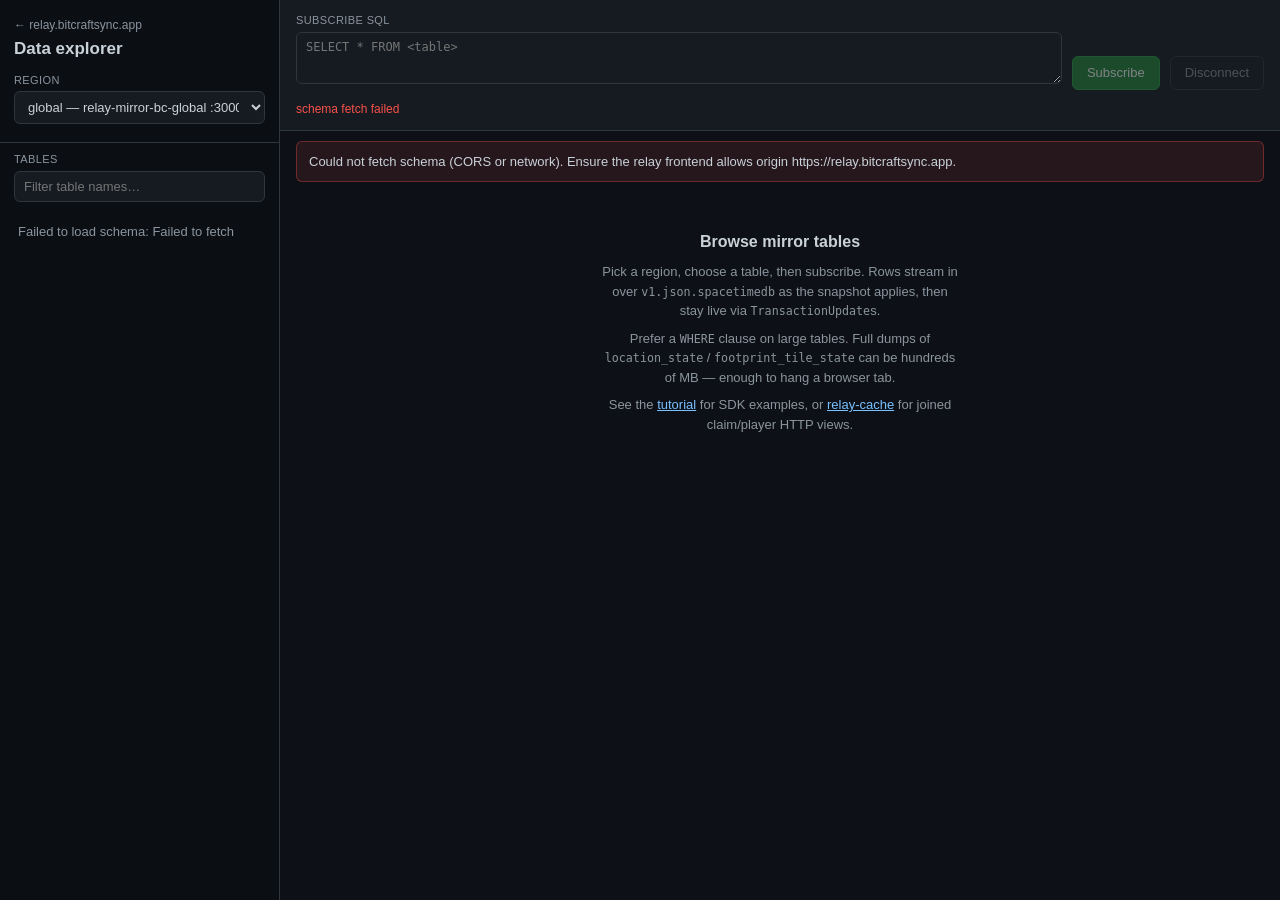
<file: www/explorer/index.html>
<!doctype html>
<html lang="en">
<head>
<meta charset="utf-8">
<meta name="viewport" content="width=device-width, initial-scale=1">
<title>Data explorer — relay.bitcraftsync.app</title>
<link rel="stylesheet" href="css/explorer.css">
</head>
<body>
<div class="app">
  <aside class="sidebar">
    <div class="sidebar-head">
      <a class="brand" href="/">&larr; relay.bitcraftsync.app</a>
      <h1>Data explorer</h1>
      <div class="field">
        <label for="region">Region</label>
        <select id="region" disabled>
          <option>Loading&hellip;</option>
        </select>
      </div>
    </div>
    <div class="table-search">
      <div class="field" style="margin:0">
        <label for="table-filter">Tables</label>
        <input id="table-filter" type="search" placeholder="Filter table names&hellip;" disabled>
      </div>
    </div>
    <div class="table-list" id="table-list">
      <div class="loading">Pick a region to load its schema.</div>
    </div>
  </aside>

  <main class="main">
    <div class="toolbar">
      <div class="toolbar-row">
        <div class="field sql">
          <label for="sql">Subscribe SQL</label>
          <textarea id="sql" rows="2" placeholder="SELECT * FROM &lt;table&gt;" disabled></textarea>
        </div>
        <button type="button" class="btn" id="btn-subscribe" disabled>Subscribe</button>
        <button type="button" class="btn danger" id="btn-disconnect" disabled>Disconnect</button>
      </div>
      <div class="status-bar" id="status">
        <span>Idle</span>
      </div>
    </div>

    <div class="banner warn" id="huge-warn"></div>
    <div class="banner err" id="error-banner"></div>

    <div class="meta" id="meta" style="display:none">
      <span id="meta-table"></span>
      <span class="cols" id="meta-cols"></span>
    </div>

    <div class="filters" id="filters" style="display:none">
      <input class="search" id="row-search" type="search" placeholder="Search rows&hellip;">
      <span class="hint" id="row-count"></span>
    </div>

    <div class="grid-wrap" id="grid-wrap">
      <div class="placeholder" id="placeholder">
        <h2>Browse mirror tables</h2>
        <p>
          Pick a region, choose a table, then subscribe. Rows stream in over
          <code>v1.json.spacetimedb</code> as the snapshot applies, then stay
          live via <code>TransactionUpdate</code>s.
        </p>
        <p>
          Prefer a <code>WHERE</code> clause on large tables. Full dumps of
          <code>location_state</code> / <code>footprint_tile_state</code> can
          be hundreds of MB — enough to hang a browser tab.
        </p>
        <p>
          See the <a href="/tutorial/">tutorial</a> for SDK examples, or
          <a href="/tutorial/relay-cache.html">relay-cache</a> for joined
          claim/player HTTP views.
        </p>
      </div>
      <div class="grid-inner" id="grid-inner" style="display:none">
        <table class="grid" id="grid">
          <thead id="grid-head"></thead>
          <tbody id="grid-body"></tbody>
        </table>
      </div>
    </div>
  </main>
</div>
<script src="js/explorer.js"></script>
</body>
</html>
</file>
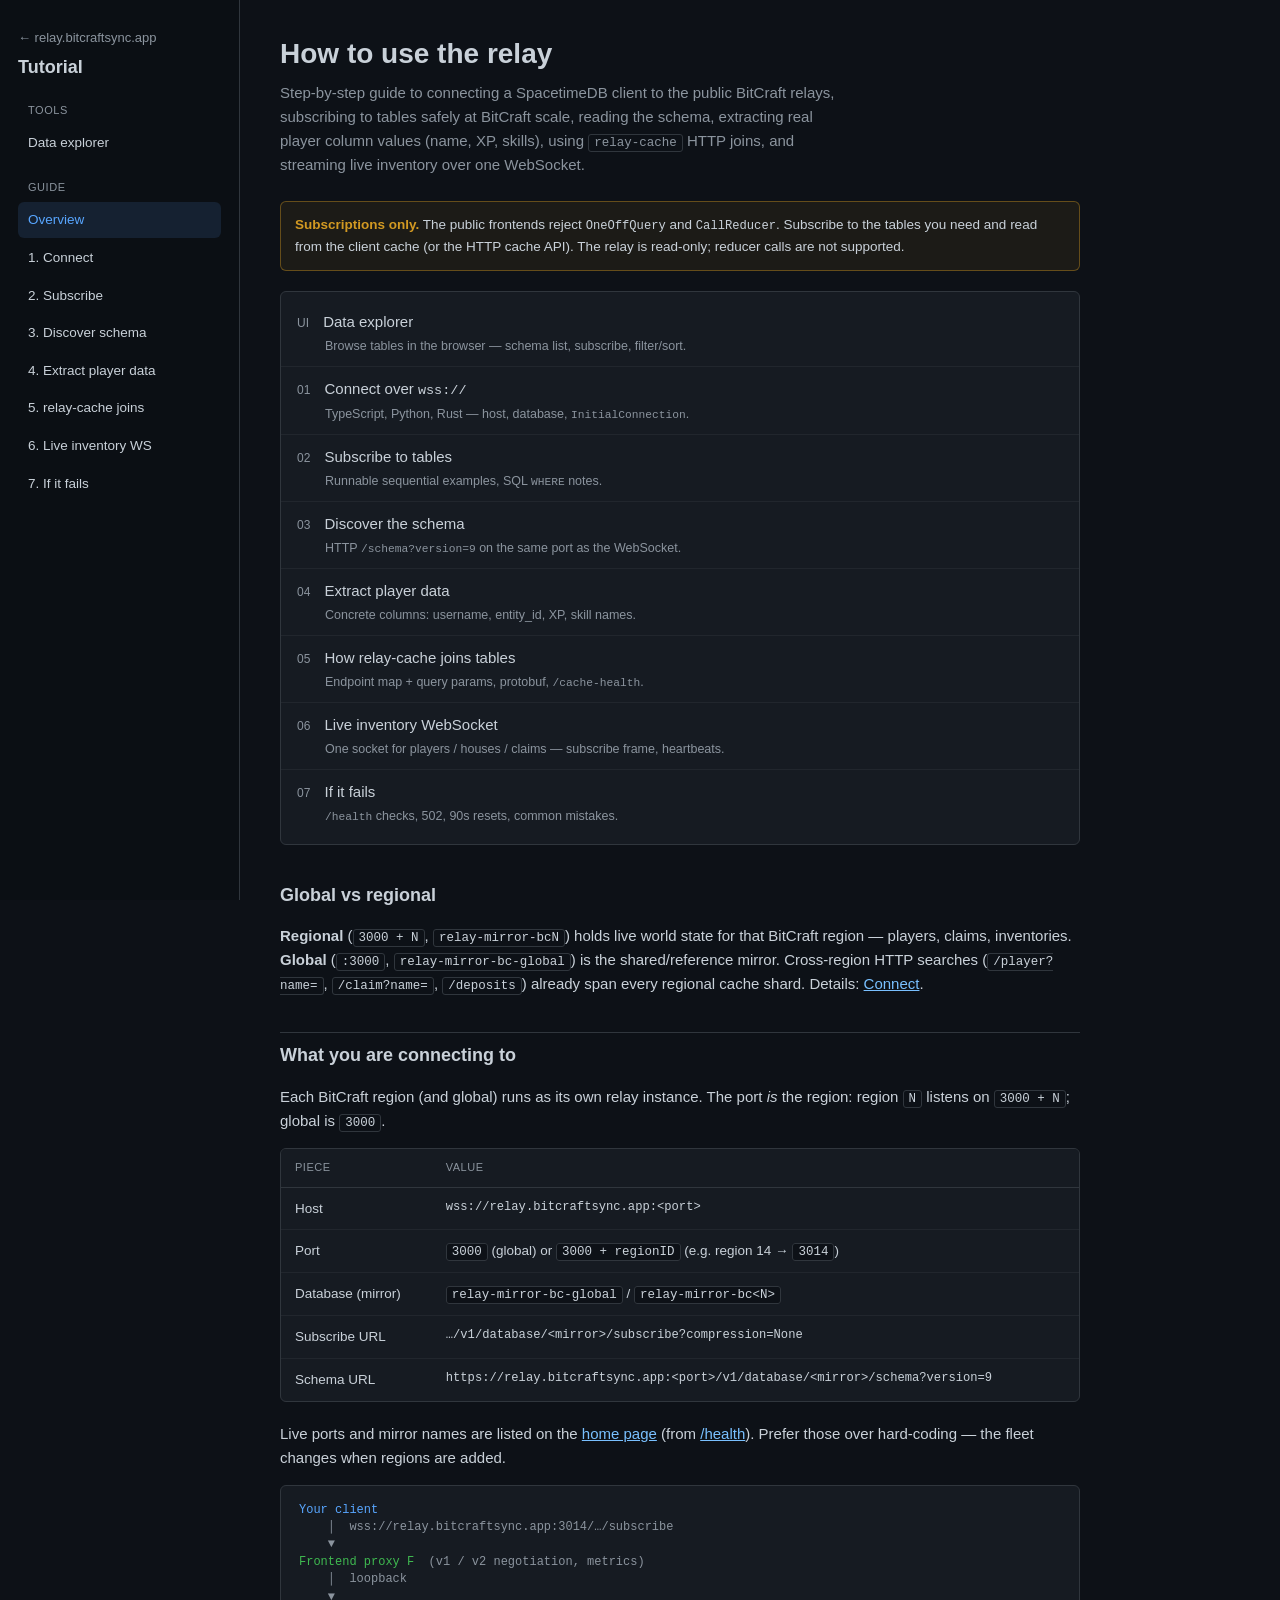
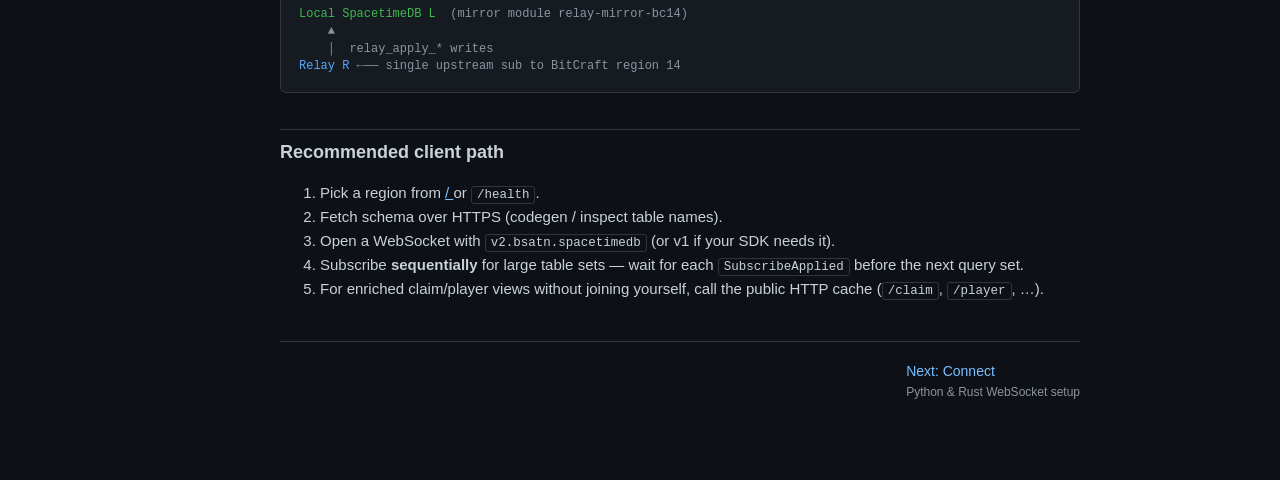
<file: www/tutorial/index.html>
<!doctype html>
<html lang="en">
<head>
<meta charset="utf-8">
<meta name="viewport" content="width=device-width, initial-scale=1">
<title>How to use the relay — tutorial</title>
<link rel="stylesheet" href="css/tutorial.css">
</head>
<body>
<div class="layout">
  <aside class="sidebar">
    <a class="brand" href="/">&larr; relay.bitcraftsync.app</a>
    <h1>Tutorial</h1>
    <div class="nav-group">Tools</div>
    <nav>
      <a href="/explorer/">Data explorer</a>
    </nav>
    <div class="nav-group">Guide</div>
        <nav>
      <a href="index.html" class="active">Overview</a>
      <a href="connect.html">1. Connect</a>
      <a href="subscribe.html">2. Subscribe</a>
      <a href="schema.html">3. Discover schema</a>
      <a href="players.html">4. Extract player data</a>
      <a href="relay-cache.html">5. relay-cache joins</a>
      <a href="inventory-ws.html">6. Live inventory WS</a>
      <a href="troubleshoot.html">7. If it fails</a>
    </nav>
  </aside>

  <main class="main">
    <h1>How to use the relay</h1>
    <p class="lede">
      Step-by-step guide to connecting a SpacetimeDB client to the public
      BitCraft relays, subscribing to tables safely at BitCraft scale,
      reading the schema, extracting real player column values (name, XP,
      skills), using <code>relay-cache</code> HTTP joins, and streaming live
      inventory over one WebSocket.
    </p>

    <div class="banner warn">
      <b>Subscriptions only.</b> The public frontends reject
      <code>OneOffQuery</code> and <code>CallReducer</code>. Subscribe to
      the tables you need and read from the client cache (or the HTTP
      cache API). The relay is read-only; reducer calls are not supported.
    </div>

    <div class="toc">
      <a href="/explorer/">
        <span class="num">UI</span> Data explorer
        <span class="desc">Browse tables in the browser — schema list, subscribe, filter/sort.</span>
      </a>
      <a href="connect.html">
        <span class="num">01</span> Connect over <code>wss://</code>
        <span class="desc">TypeScript, Python, Rust — host, database, <code>InitialConnection</code>.</span>
      </a>
      <a href="subscribe.html">
        <span class="num">02</span> Subscribe to tables
        <span class="desc">Runnable sequential examples, SQL <code>WHERE</code> notes.</span>
      </a>
      <a href="schema.html">
        <span class="num">03</span> Discover the schema
        <span class="desc">HTTP <code>/schema?version=9</code> on the same port as the WebSocket.</span>
      </a>
      <a href="players.html">
        <span class="num">04</span> Extract player data
        <span class="desc">Concrete columns: username, entity_id, XP, skill names.</span>
      </a>
      <a href="relay-cache.html">
        <span class="num">05</span> How relay-cache joins tables
        <span class="desc">Endpoint map + query params, protobuf, <code>/cache-health</code>.</span>
      </a>
      <a href="inventory-ws.html">
        <span class="num">06</span> Live inventory WebSocket
        <span class="desc">One socket for players / houses / claims — subscribe frame, heartbeats.</span>
      </a>
      <a href="troubleshoot.html">
        <span class="num">07</span> If it fails
        <span class="desc"><code>/health</code> checks, 502, 90s resets, common mistakes.</span>
      </a>
    </div>

    <h2>Global vs regional</h2>
    <p>
      <strong>Regional</strong> (<code>3000 + N</code>,
      <code>relay-mirror-bcN</code>) holds live world state for that BitCraft
      region — players, claims, inventories. <strong>Global</strong>
      (<code>:3000</code>, <code>relay-mirror-bc-global</code>) is the
      shared/reference mirror. Cross-region HTTP searches
      (<code>/player?name=</code>, <code>/claim?name=</code>,
      <code>/deposits</code>) already span every regional cache shard.
      Details: <a href="connect.html#global-vs-regional">Connect</a>.
    </p>

    <h2>What you are connecting to</h2>
    <p>
      Each BitCraft region (and global) runs as its own relay instance.
      The port <em>is</em> the region: region <code>N</code> listens on
      <code>3000 + N</code>; global is <code>3000</code>.
    </p>

    <div class="panel">
      <table>
        <thead>
          <tr>
            <th>Piece</th>
            <th>Value</th>
          </tr>
        </thead>
        <tbody>
          <tr>
            <td>Host</td>
            <td class="mono">wss://relay.bitcraftsync.app:&lt;port&gt;</td>
          </tr>
          <tr>
            <td>Port</td>
            <td><code>3000</code> (global) or <code>3000 + regionID</code> (e.g. region 14 → <code>3014</code>)</td>
          </tr>
          <tr>
            <td>Database (mirror)</td>
            <td><code>relay-mirror-bc-global</code> / <code>relay-mirror-bc&lt;N&gt;</code></td>
          </tr>
          <tr>
            <td>Subscribe URL</td>
            <td class="mono">…/v1/database/&lt;mirror&gt;/subscribe?compression=None</td>
          </tr>
          <tr>
            <td>Schema URL</td>
            <td class="mono">https://relay.bitcraftsync.app:&lt;port&gt;/v1/database/&lt;mirror&gt;/schema?version=9</td>
          </tr>
        </tbody>
      </table>
    </div>

    <p>
      Live ports and mirror names are listed on the
      <a href="/">home page</a> (from <a href="/health">/health</a>).
      Prefer those over hard-coding &mdash; the fleet changes when regions
      are added.
    </p>

    <div class="diagram"><span class="hi">Your client</span>
    │  wss://relay.bitcraftsync.app:3014/…/subscribe
    ▼
<span class="ok">Frontend proxy F</span>  (v1 / v2 negotiation, metrics)
    │  loopback
    ▼
<span class="ok">Local SpacetimeDB L</span>  (mirror module relay-mirror-bc14)
    ▲
    │  relay_apply_* writes
<span class="hi">Relay R</span> ←── single upstream sub to BitCraft region 14</div>

    <h2>Recommended client path</h2>
    <ol>
      <li>Pick a region from <a href="/">/ </a> or <code>/health</code>.</li>
      <li>Fetch schema over HTTPS (codegen / inspect table names).</li>
      <li>Open a WebSocket with <code>v2.bsatn.spacetimedb</code> (or v1 if your SDK needs it).</li>
      <li>Subscribe <strong>sequentially</strong> for large table sets &mdash; wait for each
          <code>SubscribeApplied</code> before the next query set.</li>
      <li>For enriched claim/player views without joining yourself, call the
          public HTTP cache (<code>/claim</code>, <code>/player</code>, …).</li>
    </ol>

    <div class="next">
      <span></span>
      <a href="connect.html">Next: Connect <span class="muted">Python &amp; Rust WebSocket setup</span></a>
    </div>
  </main>
</div>
<script src="js/tutorial.js"></script>
</body>
</html>
</file>
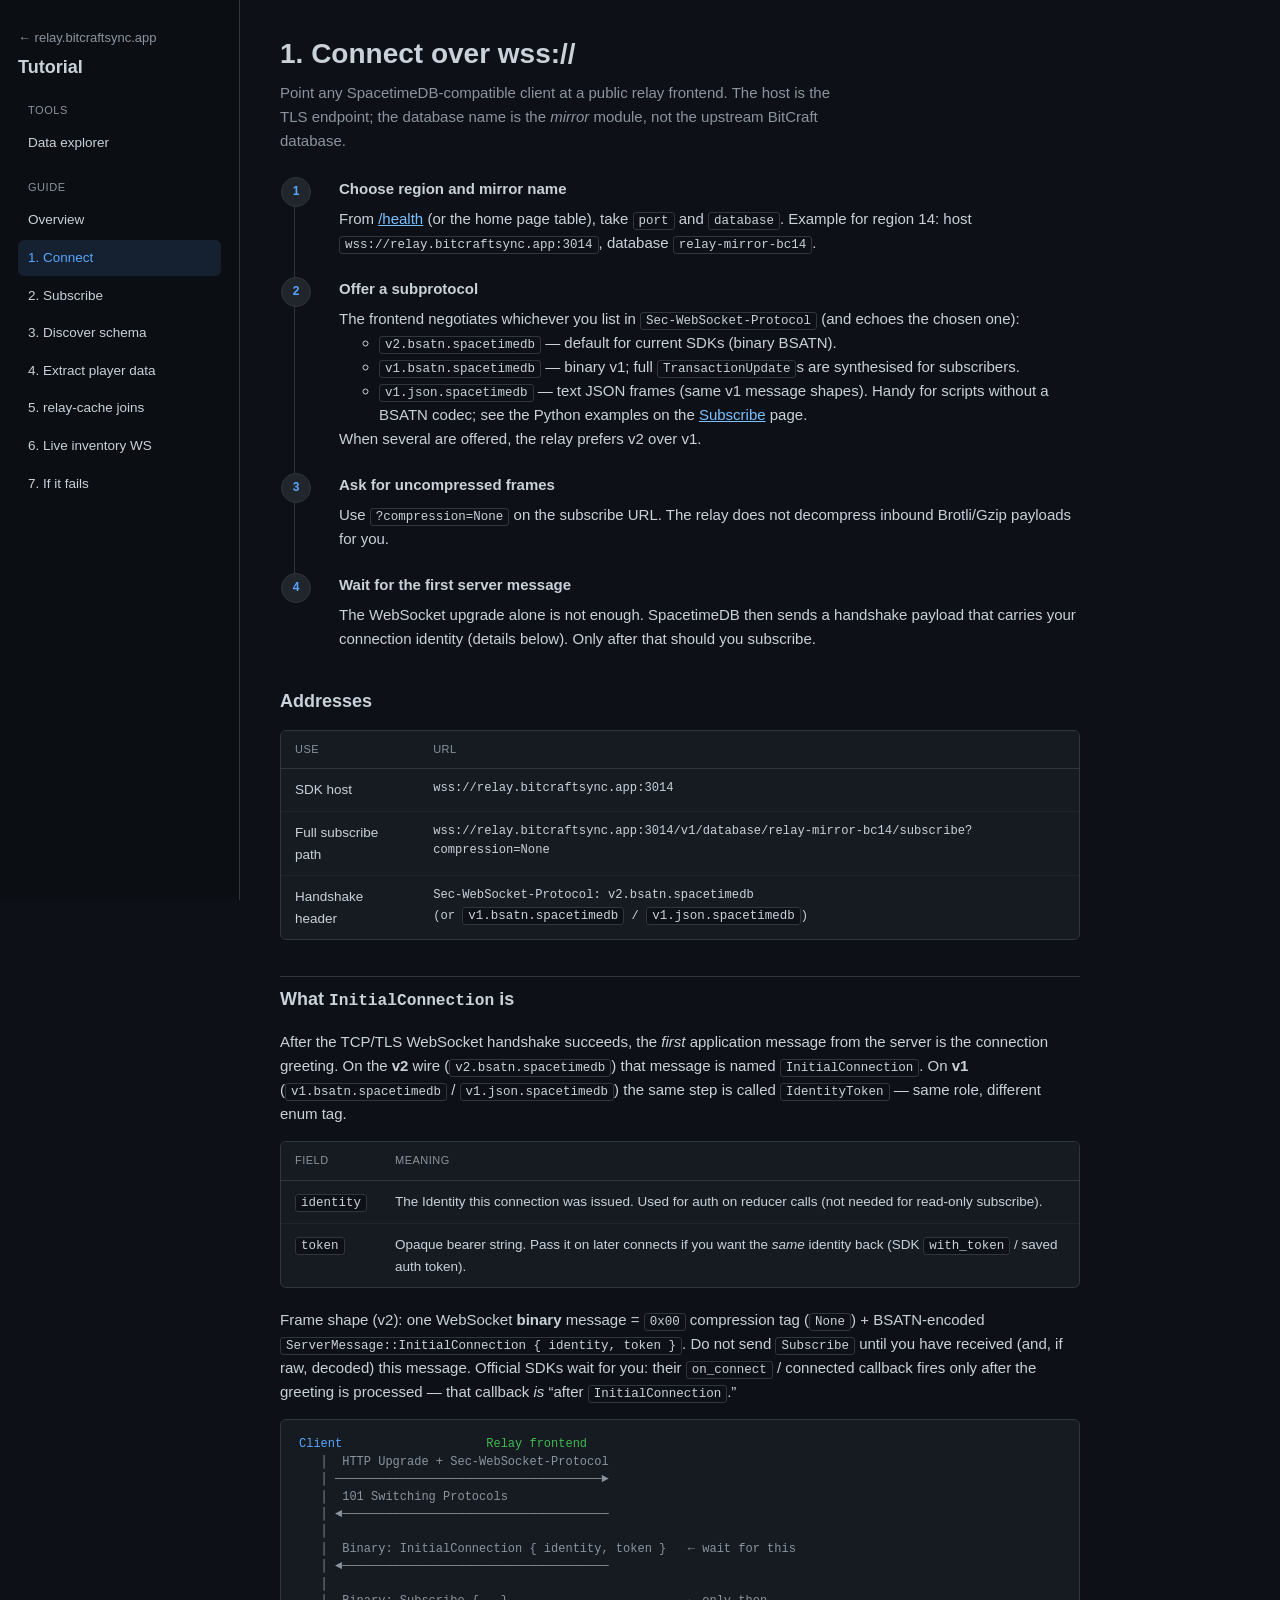
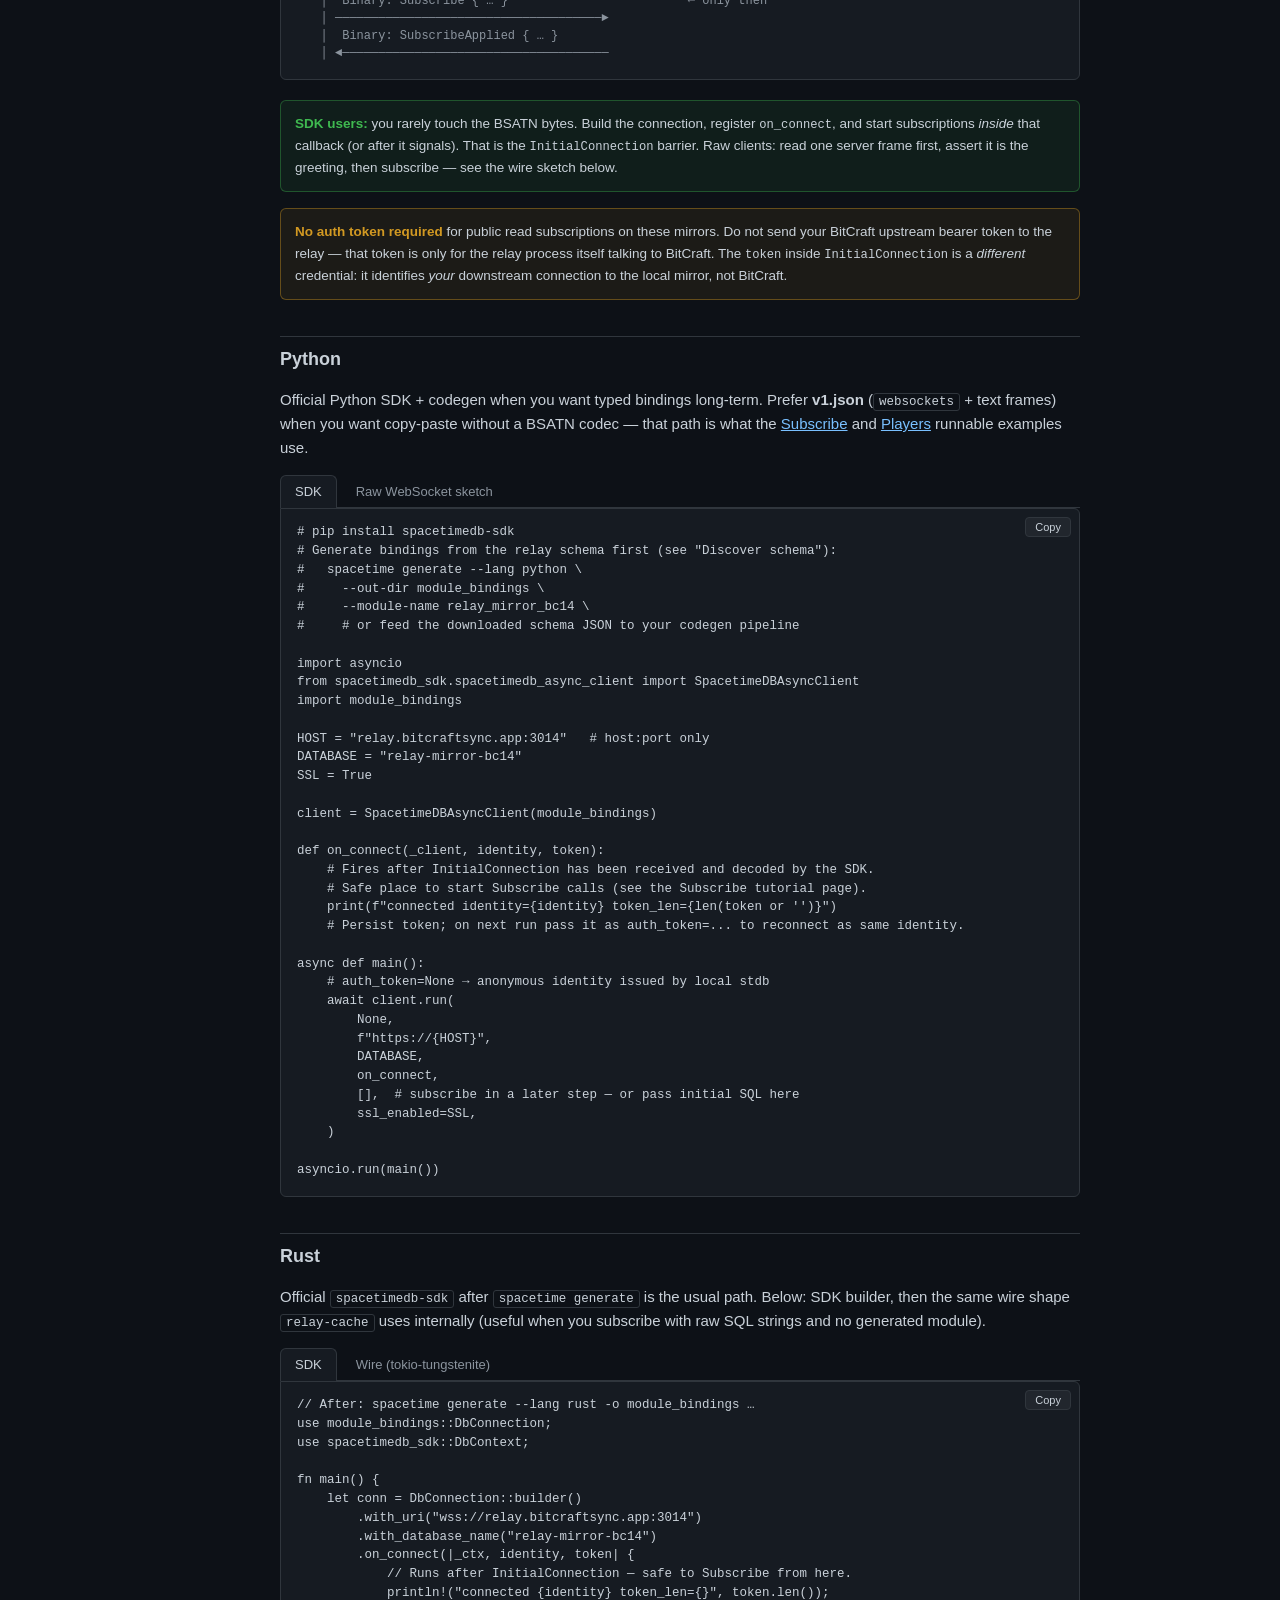
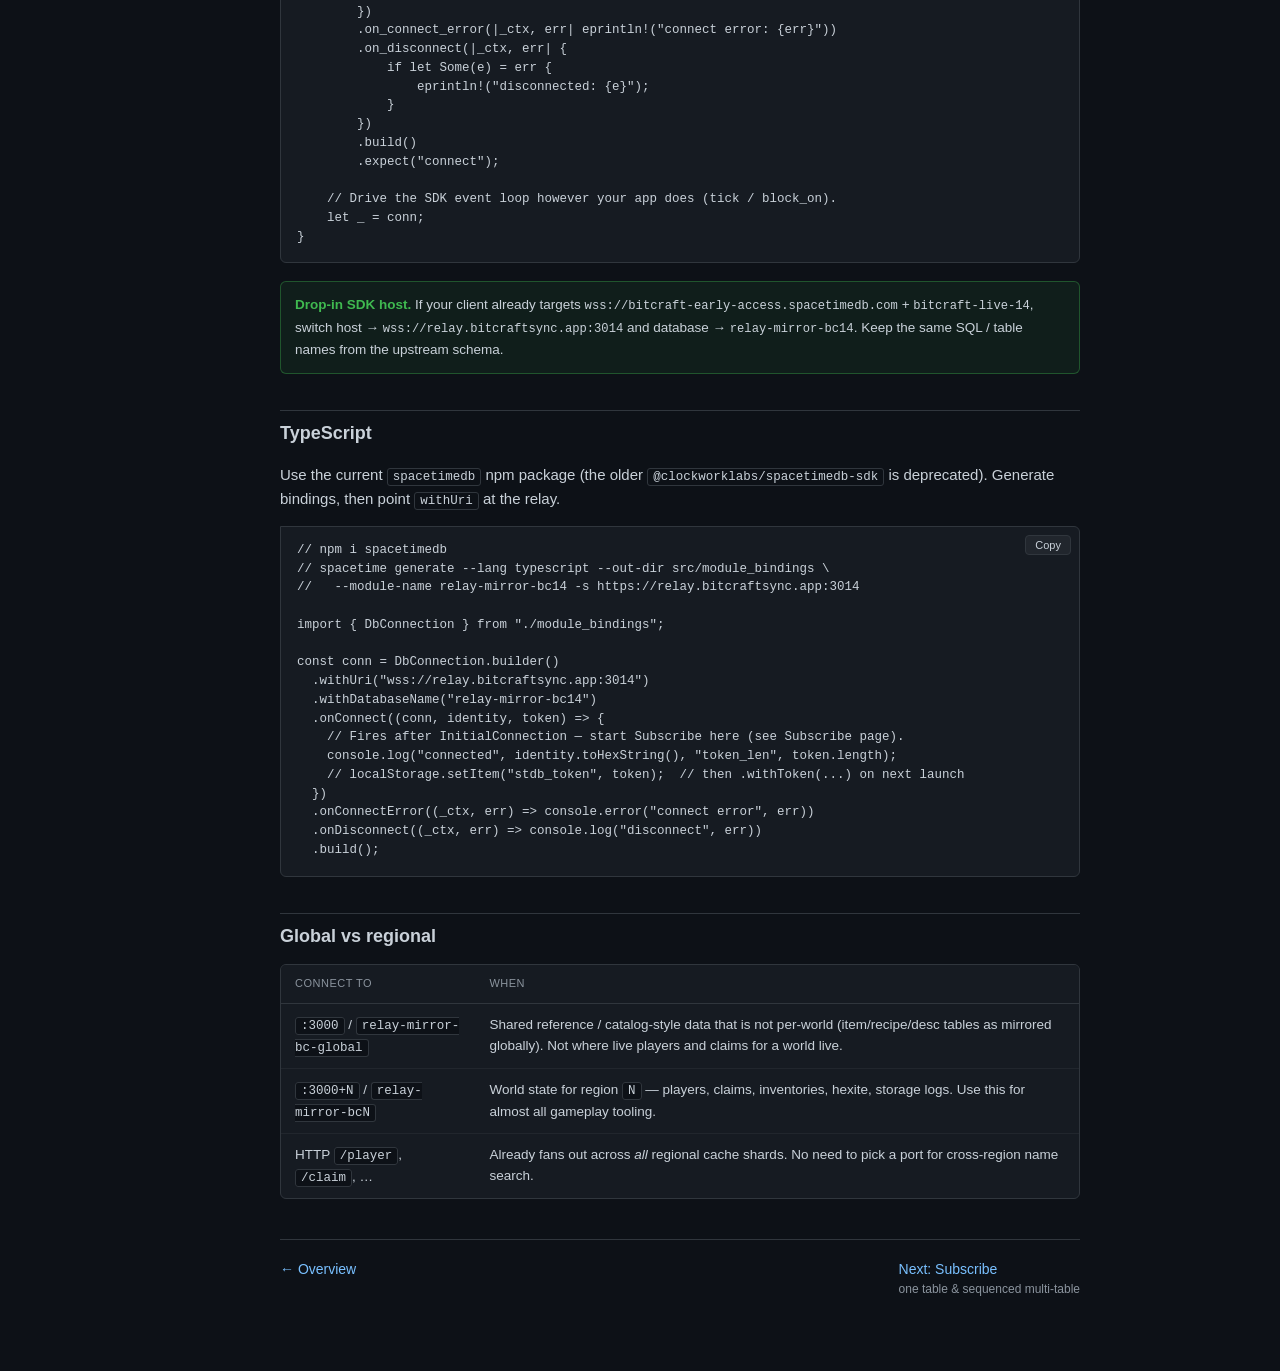
<file: www/tutorial/connect.html>
<!doctype html>
<html lang="en">
<head>
<meta charset="utf-8">
<meta name="viewport" content="width=device-width, initial-scale=1">
<title>Connect — relay tutorial</title>
<link rel="stylesheet" href="css/tutorial.css">
</head>
<body>
<div class="layout">
  <aside class="sidebar">
    <a class="brand" href="/">&larr; relay.bitcraftsync.app</a>
    <h1>Tutorial</h1>
    <div class="nav-group">Tools</div>
    <nav>
      <a href="/explorer/">Data explorer</a>
    </nav>
    <div class="nav-group">Guide</div>
        <nav>
      <a href="index.html">Overview</a>
      <a href="connect.html">1. Connect</a>
      <a href="subscribe.html">2. Subscribe</a>
      <a href="schema.html">3. Discover schema</a>
      <a href="players.html">4. Extract player data</a>
      <a href="relay-cache.html">5. relay-cache joins</a>
      <a href="inventory-ws.html">6. Live inventory WS</a>
      <a href="troubleshoot.html">7. If it fails</a>
    </nav>
  </aside>

  <main class="main">
    <h1>1. Connect over wss://</h1>
    <p class="lede">
      Point any SpacetimeDB-compatible client at a public relay frontend.
      The host is the TLS endpoint; the database name is the
      <em>mirror</em> module, not the upstream BitCraft database.
    </p>

    <ol class="steps">
      <li>
        <strong>Choose region and mirror name</strong>
        From <a href="/health">/health</a> (or the home page table), take
        <code>port</code> and <code>database</code>. Example for region 14:
        host <code>wss://relay.bitcraftsync.app:3014</code>, database
        <code>relay-mirror-bc14</code>.
      </li>
      <li>
        <strong>Offer a subprotocol</strong>
        The frontend negotiates whichever you list in
        <code>Sec-WebSocket-Protocol</code> (and echoes the chosen one):
        <ul>
          <li><code>v2.bsatn.spacetimedb</code> — default for current SDKs (binary BSATN).</li>
          <li><code>v1.bsatn.spacetimedb</code> — binary v1; full
            <code>TransactionUpdate</code>s are synthesised for subscribers.</li>
          <li><code>v1.json.spacetimedb</code> — text JSON frames (same v1
            message shapes). Handy for scripts without a BSATN codec; see the
            Python examples on the <a href="subscribe.html">Subscribe</a> page.</li>
        </ul>
        When several are offered, the relay prefers v2 over v1.
      </li>
      <li>
        <strong>Ask for uncompressed frames</strong>
        Use <code>?compression=None</code> on the subscribe URL. The relay
        does not decompress inbound Brotli/Gzip payloads for you.
      </li>
      <li>
        <strong>Wait for the first server message</strong>
        The WebSocket upgrade alone is not enough. SpacetimeDB then
        sends a handshake payload that carries your connection identity
        (details below). Only after that should you subscribe.
      </li>
    </ol>

    <h2>Addresses</h2>
    <div class="panel">
      <table>
        <thead>
          <tr><th>Use</th><th>URL</th></tr>
        </thead>
        <tbody>
          <tr>
            <td>SDK host</td>
            <td class="mono">wss://relay.bitcraftsync.app:3014</td>
          </tr>
          <tr>
            <td>Full subscribe path</td>
            <td class="mono">wss://relay.bitcraftsync.app:3014/v1/database/relay-mirror-bc14/subscribe?compression=None</td>
          </tr>
          <tr>
            <td>Handshake header</td>
            <td class="mono">Sec-WebSocket-Protocol: v2.bsatn.spacetimedb<br>
              (or <code>v1.bsatn.spacetimedb</code> / <code>v1.json.spacetimedb</code>)</td>
          </tr>
        </tbody>
      </table>
    </div>

    <h2 id="initial-connection">What <code>InitialConnection</code> is</h2>
    <p>
      After the TCP/TLS WebSocket handshake succeeds, the <em>first</em>
      application message from the server is the connection greeting.
      On the <strong>v2</strong> wire (<code>v2.bsatn.spacetimedb</code>) that
      message is named <code>InitialConnection</code>. On <strong>v1</strong>
      (<code>v1.bsatn.spacetimedb</code> / <code>v1.json.spacetimedb</code>) the
      same step is called <code>IdentityToken</code> — same role, different
      enum tag.
    </p>
    <div class="panel">
      <table>
        <thead>
          <tr><th>Field</th><th>Meaning</th></tr>
        </thead>
        <tbody>
          <tr>
            <td><code>identity</code></td>
            <td>The Identity this connection was issued. Used for auth on
              reducer calls (not needed for read-only subscribe).</td>
          </tr>
          <tr>
            <td><code>token</code></td>
            <td>Opaque bearer string. Pass it on later connects if you want
              the <em>same</em> identity back (SDK <code>with_token</code> /
              saved auth token).</td>
          </tr>
        </tbody>
      </table>
    </div>
    <p>
      Frame shape (v2): one WebSocket <strong>binary</strong> message =
      <code>0x00</code> compression tag (<code>None</code>) + BSATN-encoded
      <code>ServerMessage::InitialConnection { identity, token }</code>.
      Do not send <code>Subscribe</code> until you have received (and, if
      raw, decoded) this message. Official SDKs wait for you: their
      <code>on_connect</code> / connected callback fires only after the
      greeting is processed — that callback <em>is</em> “after
      <code>InitialConnection</code>.”
    </p>
    <div class="diagram"><span class="hi">Client</span>                    <span class="ok">Relay frontend</span>
   │  HTTP Upgrade + Sec-WebSocket-Protocol
   │ ─────────────────────────────────────►
   │  101 Switching Protocols
   │ ◄─────────────────────────────────────
   │
   │  Binary: InitialConnection { identity, token }   ← wait for this
   │ ◄─────────────────────────────────────
   │
   │  Binary: Subscribe { … }                         ← only then
   │ ─────────────────────────────────────►
   │  Binary: SubscribeApplied { … }
   │ ◄─────────────────────────────────────</div>
    <div class="banner good">
      <b>SDK users:</b> you rarely touch the BSATN bytes. Build the
      connection, register <code>on_connect</code>, and start subscriptions
      <em>inside</em> that callback (or after it signals). That is the
      <code>InitialConnection</code> barrier. Raw clients: read one server
      frame first, assert it is the greeting, then subscribe — see the
      wire sketch below.
    </div>

    <div class="banner warn">
      <b>No auth token required</b> for public read subscriptions on these
      mirrors. Do not send your BitCraft upstream bearer token to the relay
      &mdash; that token is only for the relay process itself talking to
      BitCraft. The <code>token</code> inside <code>InitialConnection</code>
      is a <em>different</em> credential: it identifies <em>your</em>
      downstream connection to the local mirror, not BitCraft.
    </div>

    <h2>Python</h2>
    <p>
      Official Python SDK + codegen when you want typed bindings long-term.
      Prefer <strong>v1.json</strong> (<code>websockets</code> + text frames) when you
      want copy-paste without a BSATN codec — that path is what the
      <a href="subscribe.html">Subscribe</a> and
      <a href="players.html">Players</a> runnable examples use.
    </p>

    <div class="code-switch">
      <div class="lang-tabs">
        <button type="button" class="active" data-lang="sdk">SDK</button>
        <button type="button" data-lang="raw">Raw WebSocket sketch</button>
      </div>
      <div class="code-panel active" data-lang="sdk">
<pre><code># pip install spacetimedb-sdk
# Generate bindings from the relay schema first (see "Discover schema"):
#   spacetime generate --lang python \
#     --out-dir module_bindings \
#     --module-name relay_mirror_bc14 \
#     # or feed the downloaded schema JSON to your codegen pipeline

import asyncio
from spacetimedb_sdk.spacetimedb_async_client import SpacetimeDBAsyncClient
import module_bindings

HOST = "relay.bitcraftsync.app:3014"   # host:port only
DATABASE = "relay-mirror-bc14"
SSL = True

client = SpacetimeDBAsyncClient(module_bindings)

def on_connect(_client, identity, token):
    # Fires after InitialConnection has been received and decoded by the SDK.
    # Safe place to start Subscribe calls (see the Subscribe tutorial page).
    print(f"connected identity={identity} token_len={len(token or '')}")
    # Persist token; on next run pass it as auth_token=... to reconnect as same identity.

async def main():
    # auth_token=None → anonymous identity issued by local stdb
    await client.run(
        None,
        f"https://{HOST}",
        DATABASE,
        on_connect,
        [],  # subscribe in a later step — or pass initial SQL here
        ssl_enabled=SSL,
    )

asyncio.run(main())</code></pre>
      </div>
      <div class="code-panel" data-lang="raw">
<pre><code># Illustrative only — v2 frames are BSATN, not JSON.
# Prefer the SDK unless you already have a BSATN codec.

import asyncio
import websockets

SUBPROTOCOL = "v2.bsatn.spacetimedb"
URL = (
    "wss://relay.bitcraftsync.app:3014"
    "/v1/database/relay-mirror-bc14/subscribe"
    "?compression=None"
)

async def main():
    async with websockets.connect(
        URL,
        subprotocols=[SUBPROTOCOL],
        max_size=None,  # BitCraft tables can be huge
    ) as ws:
        # --- InitialConnection (required before any Subscribe) ---
        # First binary frame: u8 compression (0=None) + BSATN ServerMessage.
        # Tag 0x00 of the ServerMessage enum is InitialConnection { identity, token }.
        frame = await ws.recv()
        assert isinstance(frame, (bytes, bytearray))
        assert frame[0] == 0, "expected compression=None"
        print(f"InitialConnection frame: {len(frame)} bytes")
        # bsatn_decode(frame[1:]) → InitialConnection; then you may Subscribe.
        await asyncio.Future()  # keep alive

asyncio.run(main())</code></pre>
      </div>
    </div>

    <h2>Rust</h2>
    <p>
      Official <code>spacetimedb-sdk</code> after <code>spacetime generate</code> is the
      usual path. Below: SDK builder, then the same wire shape
      <code>relay-cache</code> uses internally (useful when you subscribe with
      raw SQL strings and no generated module).
    </p>

    <div class="code-switch">
      <div class="lang-tabs">
        <button type="button" class="active" data-lang="sdk">SDK</button>
        <button type="button" data-lang="wire">Wire (tokio-tungstenite)</button>
      </div>
      <div class="code-panel active" data-lang="sdk">
<pre><code>// After: spacetime generate --lang rust -o module_bindings …
use module_bindings::DbConnection;
use spacetimedb_sdk::DbContext;

fn main() {
    let conn = DbConnection::builder()
        .with_uri("wss://relay.bitcraftsync.app:3014")
        .with_database_name("relay-mirror-bc14")
        .on_connect(|_ctx, identity, token| {
            // Runs after InitialConnection — safe to Subscribe from here.
            println!("connected {identity} token_len={}", token.len());
        })
        .on_connect_error(|_ctx, err| eprintln!("connect error: {err}"))
        .on_disconnect(|_ctx, err| {
            if let Some(e) = err {
                eprintln!("disconnected: {e}");
            }
        })
        .build()
        .expect("connect");

    // Drive the SDK event loop however your app does (tick / block_on).
    let _ = conn;
}</code></pre>
      </div>
      <div class="code-panel" data-lang="wire">
<pre><code>use anyhow::{anyhow, Result};
use futures_util::StreamExt;
use http::header::SEC_WEBSOCKET_PROTOCOL;
use tokio_tungstenite::tungstenite::client::IntoClientRequest;
use tokio_tungstenite::tungstenite::Message;

const SUBPROTOCOL: &amp;str = "v2.bsatn.spacetimedb";

#[tokio::main]
async fn main() -&gt; Result&lt;()&gt; {
    let url = concat!(
        "wss://relay.bitcraftsync.app:3014",
        "/v1/database/relay-mirror-bc14/subscribe",
        "?compression=None",
    );
    let mut req = url.into_client_request()?;
    req.headers_mut()
        .insert(SEC_WEBSOCKET_PROTOCOL, SUBPROTOCOL.parse()?);

    let (mut ws, _) = tokio_tungstenite::connect_async(req).await?;
    let Some(Ok(Message::Binary(data))) = ws.next().await else {
        return Err(anyhow!("expected binary InitialConnection"));
    };
    assert_eq!(data[0], 0, "compression tag");
    // bsatn::from_slice::&lt;ServerMessage&gt;(&amp;data[1..]) → InitialConnection
    println!("handshake {} bytes", data.len());
    Ok(())
}</code></pre>
      </div>
    </div>

    <div class="banner good">
      <b>Drop-in SDK host.</b> If your client already targets
      <code>wss://bitcraft-early-access.spacetimedb.com</code> +
      <code>bitcraft-live-14</code>, switch host →
      <code>wss://relay.bitcraftsync.app:3014</code> and database →
      <code>relay-mirror-bc14</code>. Keep the same SQL / table names from
      the upstream schema.
    </div>

    <h2>TypeScript</h2>
    <p>
      Use the current <code>spacetimedb</code> npm package (the older
      <code>@clockworklabs/spacetimedb-sdk</code> is deprecated). Generate
      bindings, then point <code>withUri</code> at the relay.
    </p>
    <div class="code-panel active">
<pre><code>// npm i spacetimedb
// spacetime generate --lang typescript --out-dir src/module_bindings \
//   --module-name relay-mirror-bc14 -s https://relay.bitcraftsync.app:3014

import { DbConnection } from "./module_bindings";

const conn = DbConnection.builder()
  .withUri("wss://relay.bitcraftsync.app:3014")
  .withDatabaseName("relay-mirror-bc14")
  .onConnect((conn, identity, token) => {
    // Fires after InitialConnection — start Subscribe here (see Subscribe page).
    console.log("connected", identity.toHexString(), "token_len", token.length);
    // localStorage.setItem("stdb_token", token);  // then .withToken(...) on next launch
  })
  .onConnectError((_ctx, err) => console.error("connect error", err))
  .onDisconnect((_ctx, err) => console.log("disconnect", err))
  .build();</code></pre>
    </div>

    <h2 id="global-vs-regional">Global vs regional</h2>
    <div class="panel">
      <table>
        <thead>
          <tr><th>Connect to</th><th>When</th></tr>
        </thead>
        <tbody>
          <tr>
            <td><code>:3000</code> / <code>relay-mirror-bc-global</code></td>
            <td>Shared reference / catalog-style data that is not per-world
              (item/recipe/desc tables as mirrored globally). Not where live
              players and claims for a world live.</td>
          </tr>
          <tr>
            <td><code>:3000+N</code> / <code>relay-mirror-bcN</code></td>
            <td>World state for region <code>N</code> — players, claims,
              inventories, hexite, storage logs. Use this for almost all
              gameplay tooling.</td>
          </tr>
          <tr>
            <td>HTTP <code>/player</code>, <code>/claim</code>, …</td>
            <td>Already fans out across <em>all</em> regional cache shards.
              No need to pick a port for cross-region name search.</td>
          </tr>
        </tbody>
      </table>
    </div>

    <div class="next">
      <a href="index.html">← Overview</a>
      <a href="subscribe.html">Next: Subscribe <span class="muted">one table &amp; sequenced multi-table</span></a>
    </div>
  </main>
</div>
<script src="js/tutorial.js"></script>
</body>
</html>
</file>
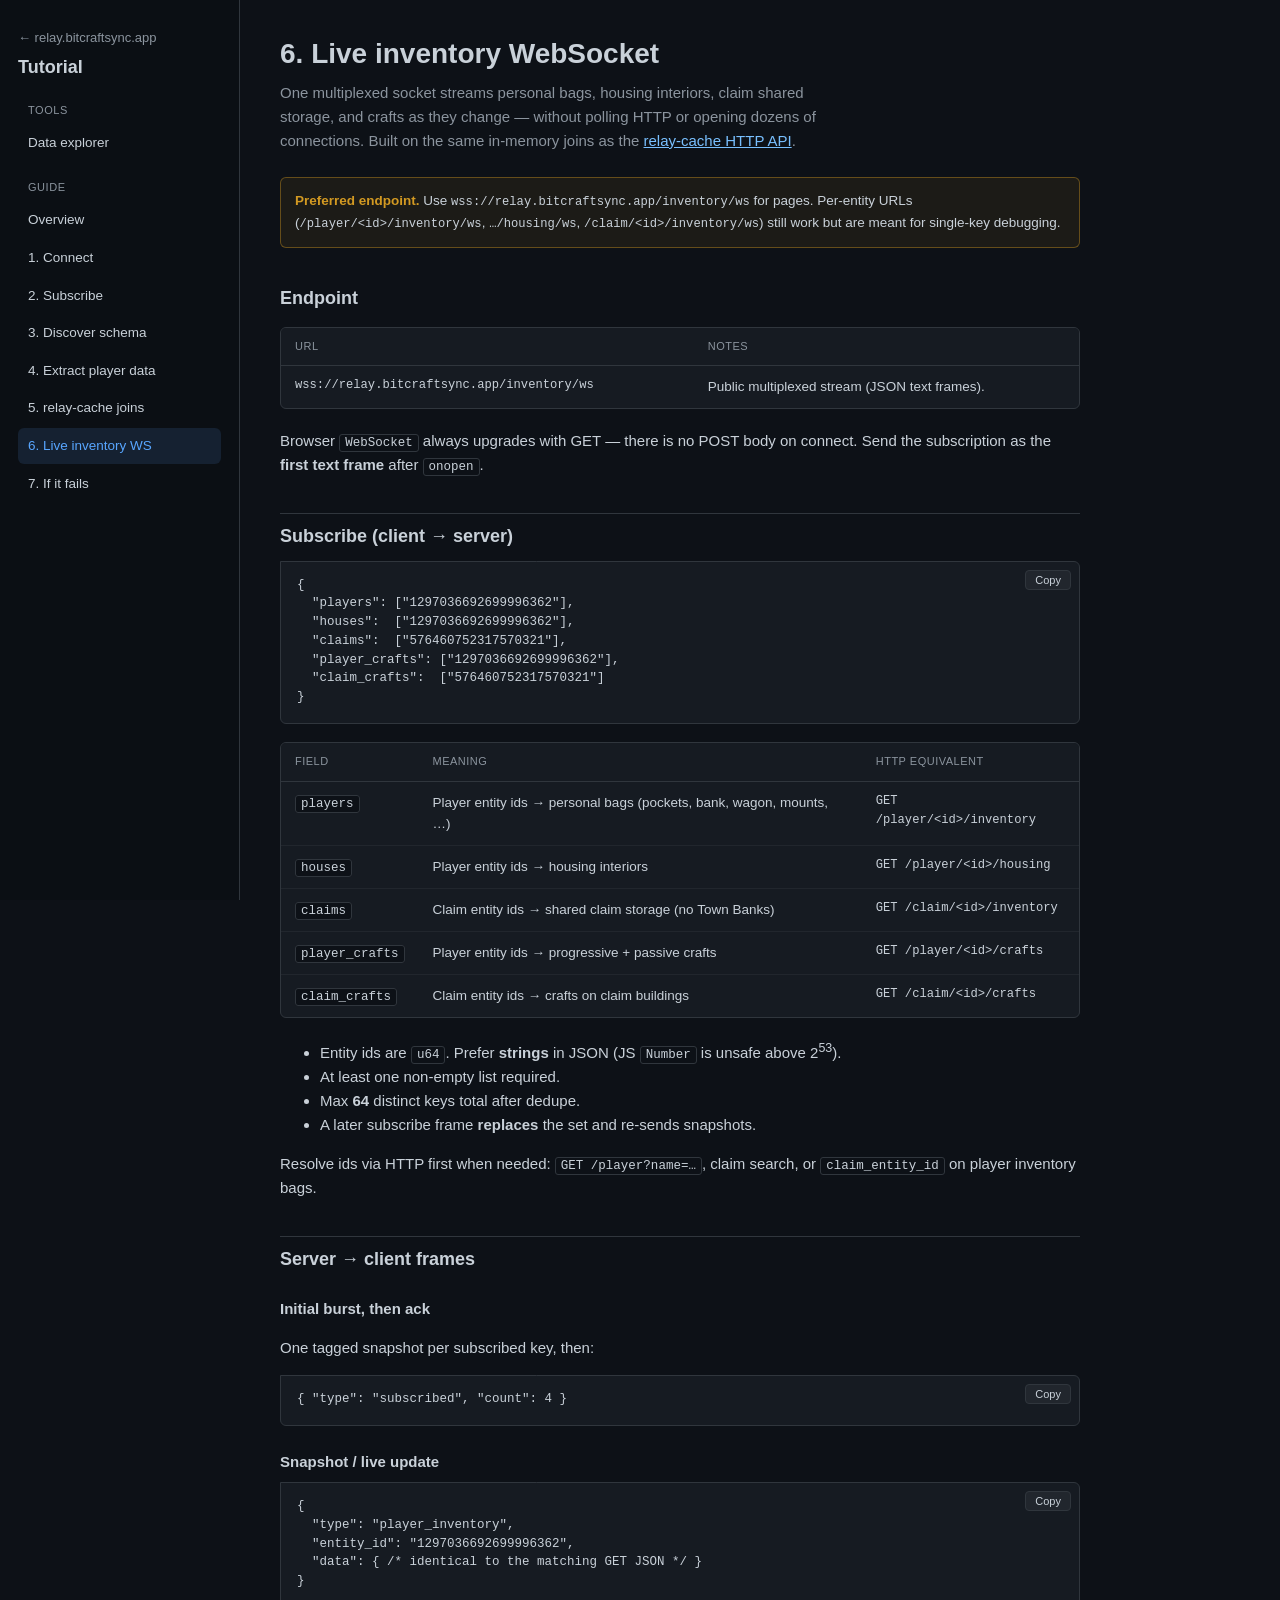
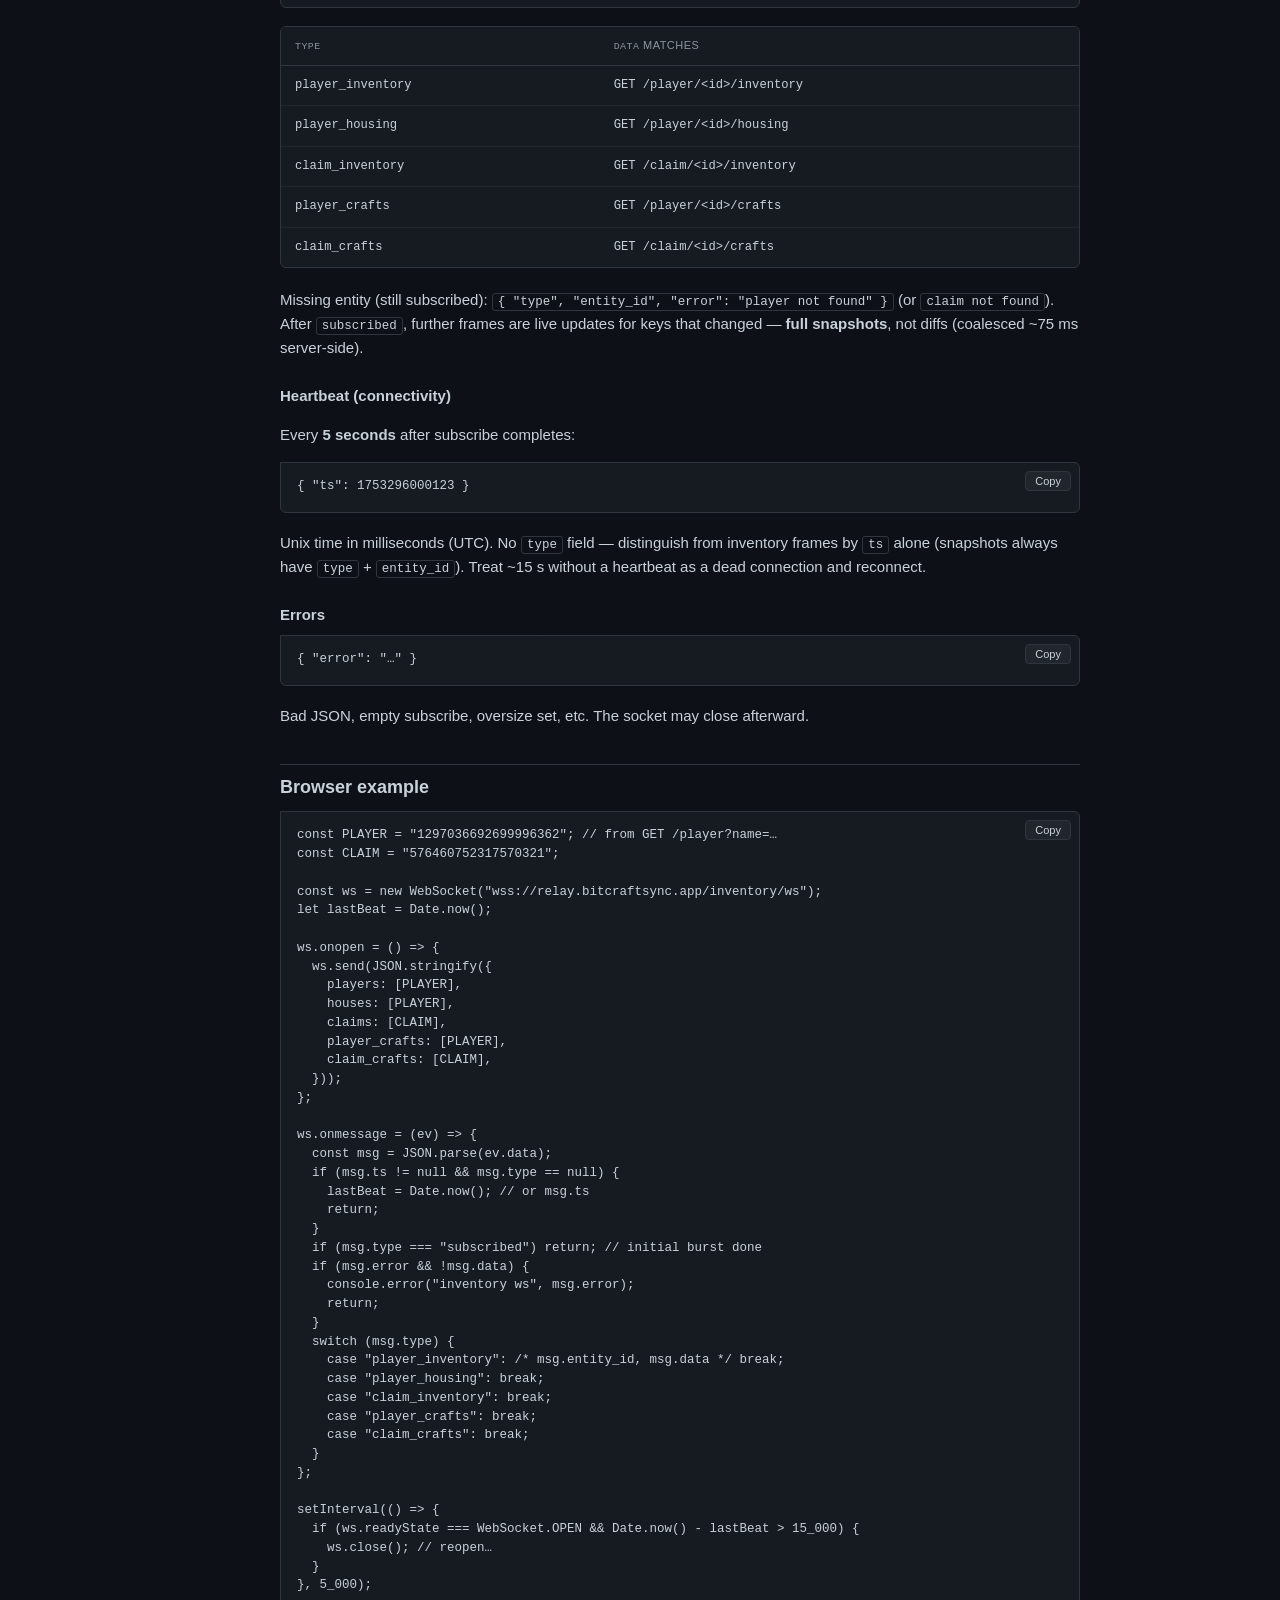
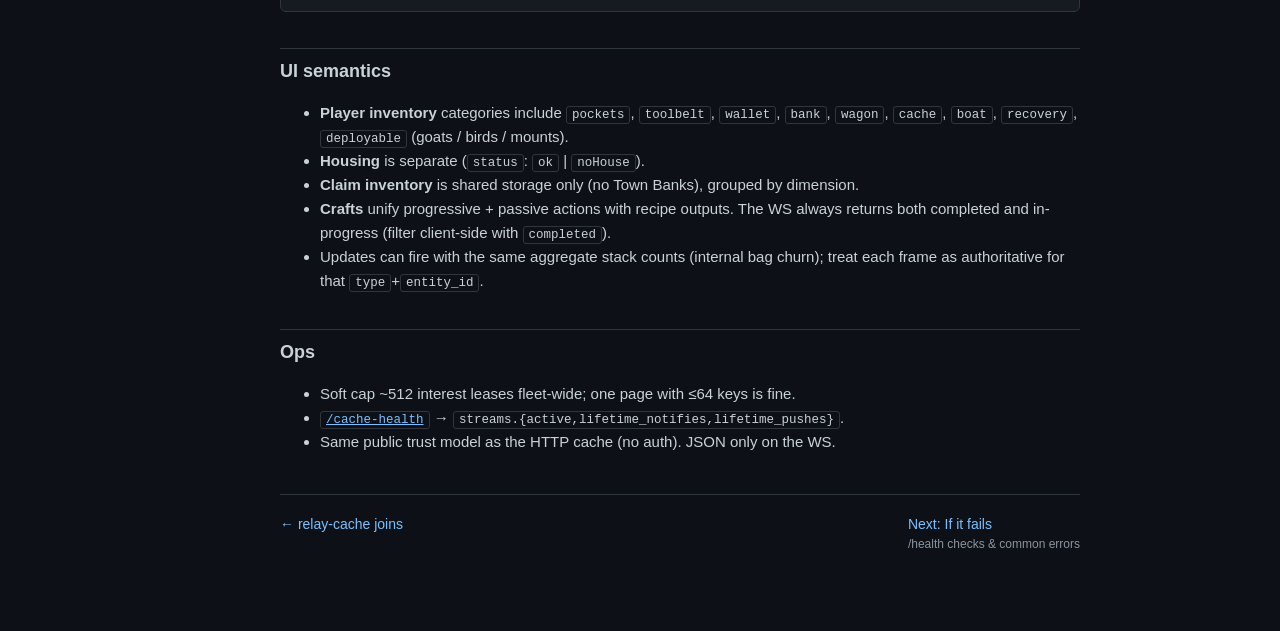
<file: www/tutorial/inventory-ws.html>
<!doctype html>
<html lang="en">
<head>
<meta charset="utf-8">
<meta name="viewport" content="width=device-width, initial-scale=1">
<title>Live inventory WebSocket — relay tutorial</title>
<link rel="stylesheet" href="css/tutorial.css">
</head>
<body>
<div class="layout">
  <aside class="sidebar">
    <a class="brand" href="/">&larr; relay.bitcraftsync.app</a>
    <h1>Tutorial</h1>
    <div class="nav-group">Tools</div>
    <nav>
      <a href="/explorer/">Data explorer</a>
    </nav>
    <div class="nav-group">Guide</div>
    <nav>
      <a href="index.html">Overview</a>
      <a href="connect.html">1. Connect</a>
      <a href="subscribe.html">2. Subscribe</a>
      <a href="schema.html">3. Discover schema</a>
      <a href="players.html">4. Extract player data</a>
      <a href="relay-cache.html">5. relay-cache joins</a>
      <a href="inventory-ws.html" class="active">6. Live inventory WS</a>
      <a href="troubleshoot.html">7. If it fails</a>
    </nav>
  </aside>

  <main class="main">
    <h1>6. Live inventory WebSocket</h1>
    <p class="lede">
      One multiplexed socket streams personal bags, housing interiors, claim
      shared storage, and crafts as they change — without polling HTTP or
      opening dozens of connections. Built on the same in-memory joins as the
      <a href="relay-cache.html">relay-cache HTTP API</a>.
    </p>

    <div class="banner warn">
      <b>Preferred endpoint.</b>
      Use <code>wss://relay.bitcraftsync.app/inventory/ws</code> for pages.
      Per-entity URLs (<code>/player/&lt;id&gt;/inventory/ws</code>,
      <code>…/housing/ws</code>, <code>/claim/&lt;id&gt;/inventory/ws</code>)
      still work but are meant for single-key debugging.
    </div>

    <h2>Endpoint</h2>
    <div class="panel">
      <table>
        <thead>
          <tr><th>URL</th><th>Notes</th></tr>
        </thead>
        <tbody>
          <tr>
            <td class="mono">wss://relay.bitcraftsync.app/inventory/ws</td>
            <td>Public multiplexed stream (JSON text frames).</td>
          </tr>
        </tbody>
      </table>
    </div>
    <p>
      Browser <code>WebSocket</code> always upgrades with GET — there is no
      POST body on connect. Send the subscription as the
      <strong>first text frame</strong> after <code>onopen</code>.
    </p>

    <h2>Subscribe (client → server)</h2>
    <div class="code-panel active">
<pre><code>{
  "players": ["1297036692699996362"],
  "houses":  ["1297036692699996362"],
  "claims":  ["576460752317570321"],
  "player_crafts": ["1297036692699996362"],
  "claim_crafts":  ["576460752317570321"]
}</code></pre>
    </div>
    <div class="panel">
      <table>
        <thead>
          <tr><th>Field</th><th>Meaning</th><th>HTTP equivalent</th></tr>
        </thead>
        <tbody>
          <tr>
            <td><code>players</code></td>
            <td>Player entity ids → personal bags (pockets, bank, wagon, mounts, …)</td>
            <td class="mono">GET /player/&lt;id&gt;/inventory</td>
          </tr>
          <tr>
            <td><code>houses</code></td>
            <td>Player entity ids → housing interiors</td>
            <td class="mono">GET /player/&lt;id&gt;/housing</td>
          </tr>
          <tr>
            <td><code>claims</code></td>
            <td>Claim entity ids → shared claim storage (no Town Banks)</td>
            <td class="mono">GET /claim/&lt;id&gt;/inventory</td>
          </tr>
          <tr>
            <td><code>player_crafts</code></td>
            <td>Player entity ids → progressive + passive crafts</td>
            <td class="mono">GET /player/&lt;id&gt;/crafts</td>
          </tr>
          <tr>
            <td><code>claim_crafts</code></td>
            <td>Claim entity ids → crafts on claim buildings</td>
            <td class="mono">GET /claim/&lt;id&gt;/crafts</td>
          </tr>
        </tbody>
      </table>
    </div>
    <ul>
      <li>Entity ids are <code>u64</code>. Prefer <strong>strings</strong> in JSON (JS <code>Number</code> is unsafe above 2<sup>53</sup>).</li>
      <li>At least one non-empty list required.</li>
      <li>Max <strong>64</strong> distinct keys total after dedupe.</li>
      <li>A later subscribe frame <strong>replaces</strong> the set and re-sends snapshots.</li>
    </ul>
    <p>
      Resolve ids via HTTP first when needed:
      <code>GET /player?name=…</code>, claim search, or
      <code>claim_entity_id</code> on player inventory bags.
    </p>

    <h2>Server → client frames</h2>

    <h3>Initial burst, then ack</h3>
    <p>One tagged snapshot per subscribed key, then:</p>
    <div class="code-panel active">
<pre><code>{ "type": "subscribed", "count": 4 }</code></pre>
    </div>

    <h3>Snapshot / live update</h3>
    <div class="code-panel active">
<pre><code>{
  "type": "player_inventory",
  "entity_id": "1297036692699996362",
  "data": { /* identical to the matching GET JSON */ }
}</code></pre>
    </div>
    <div class="panel">
      <table>
        <thead>
          <tr><th><code>type</code></th><th><code>data</code> matches</th></tr>
        </thead>
        <tbody>
          <tr><td class="mono">player_inventory</td><td class="mono">GET /player/&lt;id&gt;/inventory</td></tr>
          <tr><td class="mono">player_housing</td><td class="mono">GET /player/&lt;id&gt;/housing</td></tr>
          <tr><td class="mono">claim_inventory</td><td class="mono">GET /claim/&lt;id&gt;/inventory</td></tr>
          <tr><td class="mono">player_crafts</td><td class="mono">GET /player/&lt;id&gt;/crafts</td></tr>
          <tr><td class="mono">claim_crafts</td><td class="mono">GET /claim/&lt;id&gt;/crafts</td></tr>
        </tbody>
      </table>
    </div>
    <p>
      Missing entity (still subscribed):
      <code>{ "type", "entity_id", "error": "player not found" }</code>
      (or <code>claim not found</code>).
      After <code>subscribed</code>, further frames are live updates for
      keys that changed — <strong>full snapshots</strong>, not diffs
      (coalesced ~75&nbsp;ms server-side).
    </p>

    <h3>Heartbeat (connectivity)</h3>
    <p>Every <strong>5 seconds</strong> after subscribe completes:</p>
    <div class="code-panel active">
<pre><code>{ "ts": 1753296000123 }</code></pre>
    </div>
    <p>
      Unix time in milliseconds (UTC). No <code>type</code> field —
      distinguish from inventory frames by <code>ts</code> alone
      (snapshots always have <code>type</code> + <code>entity_id</code>).
      Treat ~15&nbsp;s without a heartbeat as a dead connection and reconnect.
    </p>

    <h3>Errors</h3>
    <div class="code-panel active">
<pre><code>{ "error": "…" }</code></pre>
    </div>
    <p>Bad JSON, empty subscribe, oversize set, etc. The socket may close afterward.</p>

    <h2>Browser example</h2>
    <div class="code-panel active" data-lang="js">
<pre><code>const PLAYER = "1297036692699996362"; // from GET /player?name=…
const CLAIM = "576460752317570321";

const ws = new WebSocket("wss://relay.bitcraftsync.app/inventory/ws");
let lastBeat = Date.now();

ws.onopen = () => {
  ws.send(JSON.stringify({
    players: [PLAYER],
    houses: [PLAYER],
    claims: [CLAIM],
    player_crafts: [PLAYER],
    claim_crafts: [CLAIM],
  }));
};

ws.onmessage = (ev) => {
  const msg = JSON.parse(ev.data);
  if (msg.ts != null &amp;&amp; msg.type == null) {
    lastBeat = Date.now(); // or msg.ts
    return;
  }
  if (msg.type === "subscribed") return; // initial burst done
  if (msg.error &amp;&amp; !msg.data) {
    console.error("inventory ws", msg.error);
    return;
  }
  switch (msg.type) {
    case "player_inventory": /* msg.entity_id, msg.data */ break;
    case "player_housing": break;
    case "claim_inventory": break;
    case "player_crafts": break;
    case "claim_crafts": break;
  }
};

setInterval(() => {
  if (ws.readyState === WebSocket.OPEN &amp;&amp; Date.now() - lastBeat &gt; 15_000) {
    ws.close(); // reopen…
  }
}, 5_000);</code></pre>
    </div>

    <h2>UI semantics</h2>
    <ul>
      <li>
        <strong>Player inventory</strong> categories include
        <code>pockets</code>, <code>toolbelt</code>, <code>wallet</code>,
        <code>bank</code>, <code>wagon</code>, <code>cache</code>,
        <code>boat</code>, <code>recovery</code>,
        <code>deployable</code> (goats / birds / mounts).
      </li>
      <li>
        <strong>Housing</strong> is separate
        (<code>status</code>: <code>ok</code> | <code>noHouse</code>).
      </li>
      <li>
        <strong>Claim inventory</strong> is shared storage only
        (no Town Banks), grouped by dimension.
      </li>
      <li>
        <strong>Crafts</strong> unify progressive + passive actions with
        recipe outputs. The WS always returns both completed and
        in-progress (filter client-side with <code>completed</code>).
      </li>
      <li>
        Updates can fire with the same aggregate stack counts (internal bag
        churn); treat each frame as authoritative for that
        <code>type</code>+<code>entity_id</code>.
      </li>
    </ul>

    <h2>Ops</h2>
    <ul>
      <li>Soft cap ~512 interest leases fleet-wide; one page with ≤64 keys is fine.</li>
      <li>
        <a href="/cache-health"><code>/cache-health</code></a> →
        <code>streams.{active,lifetime_notifies,lifetime_pushes}</code>.
      </li>
      <li>Same public trust model as the HTTP cache (no auth). JSON only on the WS.</li>
    </ul>

    <div class="next">
      <a href="relay-cache.html">← relay-cache joins</a>
      <a href="troubleshoot.html">Next: If it fails <span class="muted">/health checks &amp; common errors</span></a>
    </div>
  </main>
</div>
<script src="js/tutorial.js"></script>
</body>
</html>
</file>
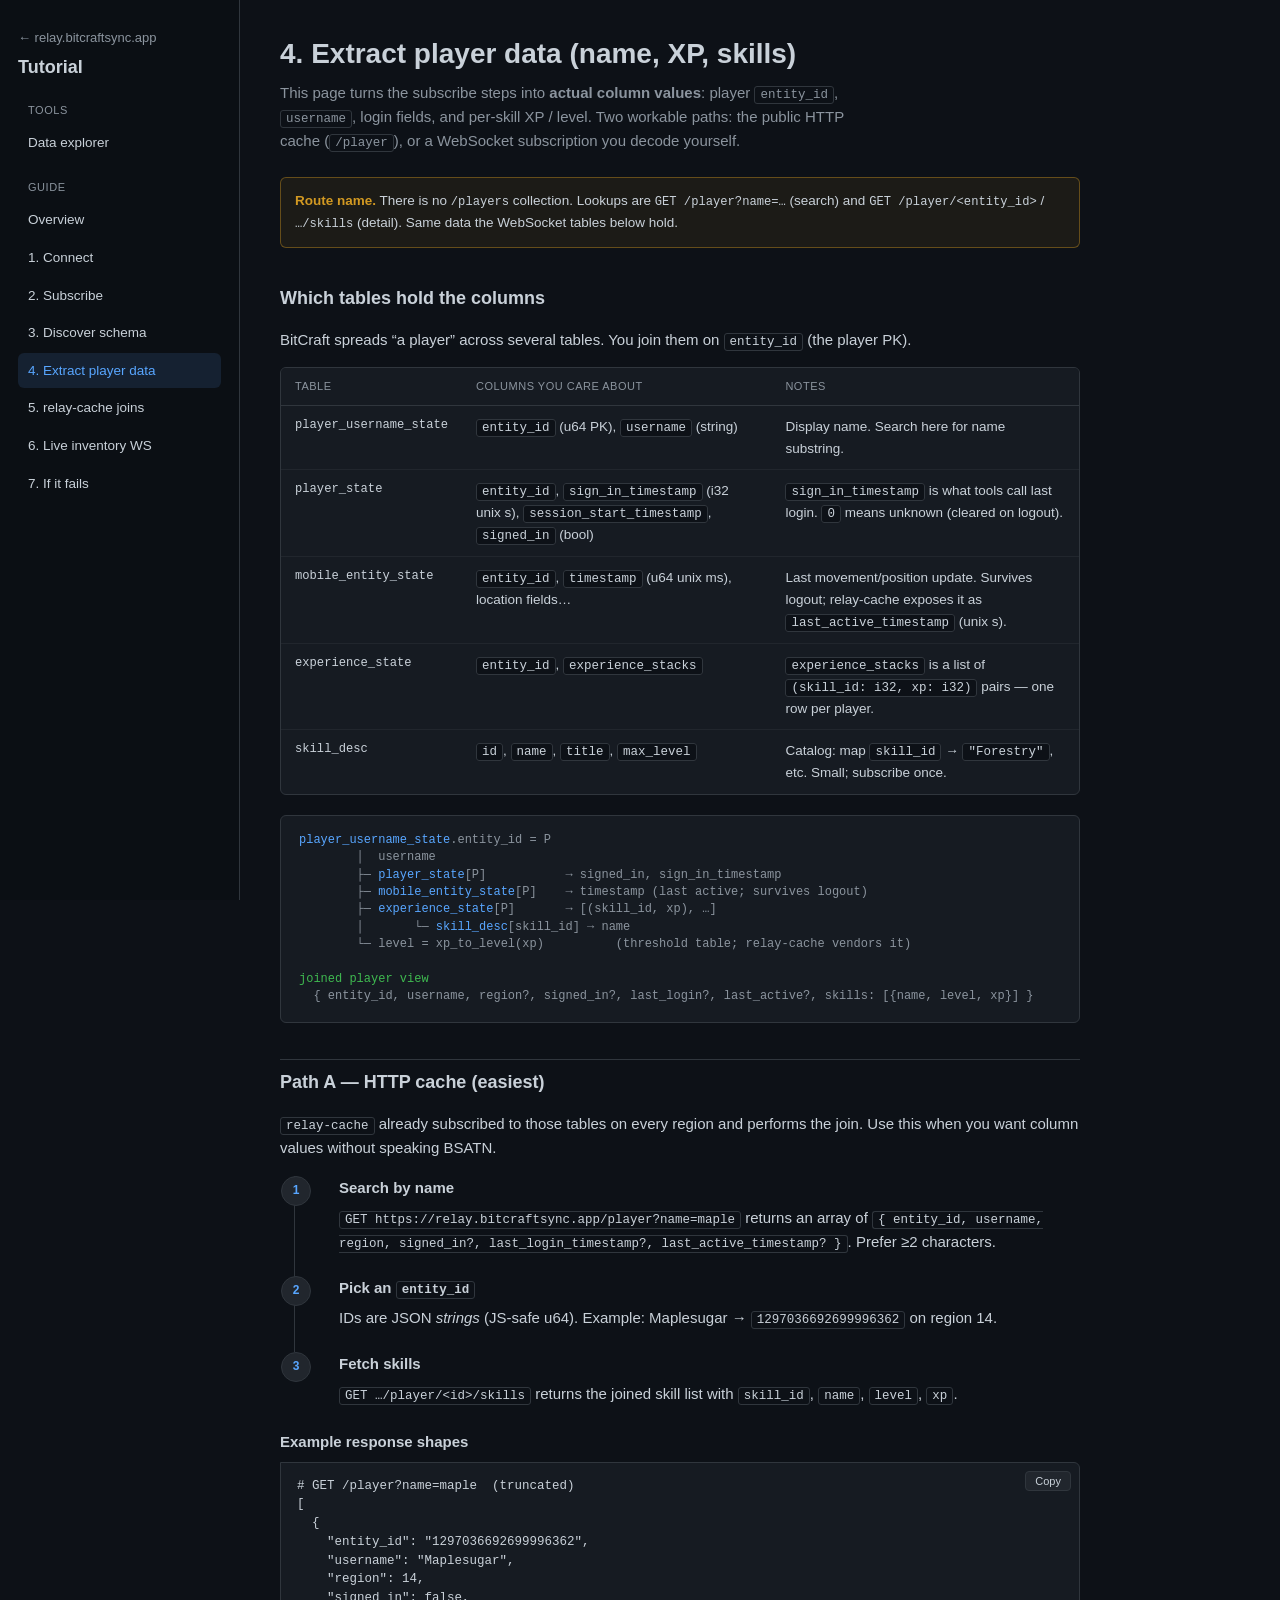
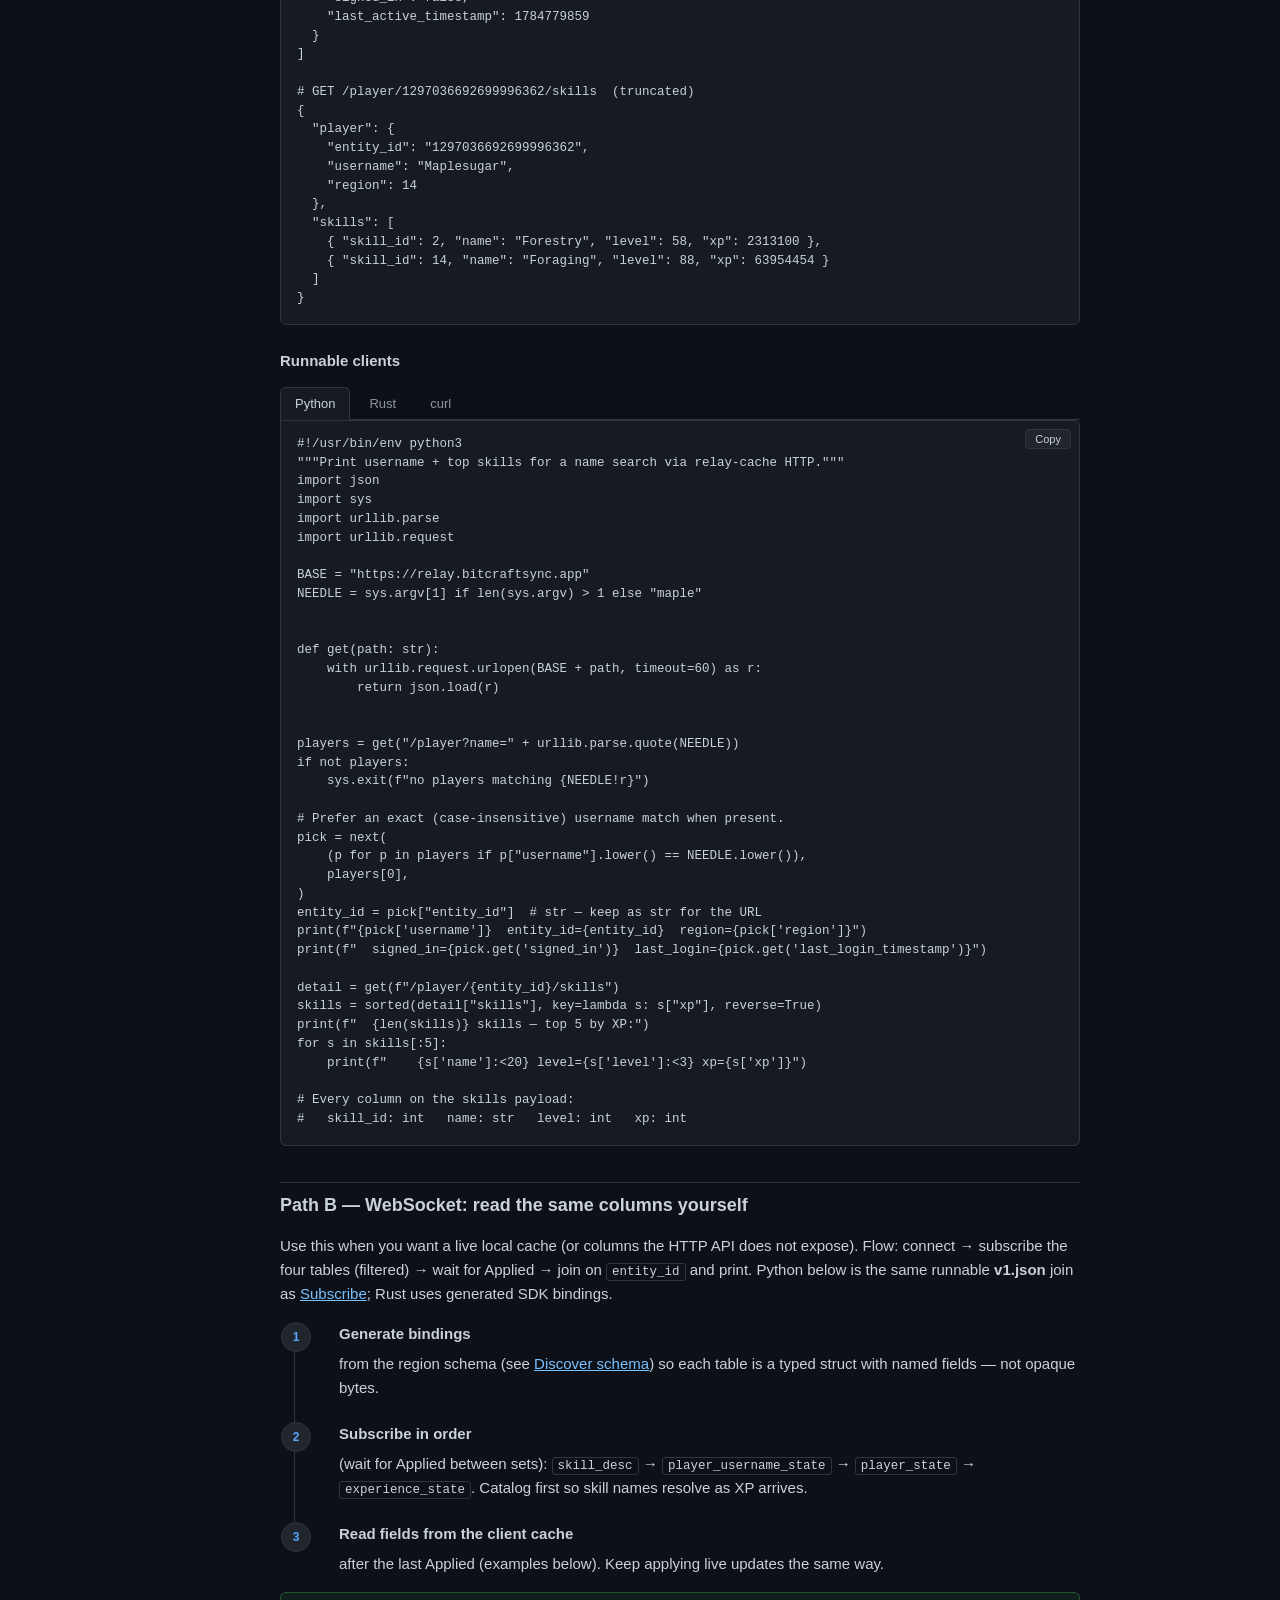
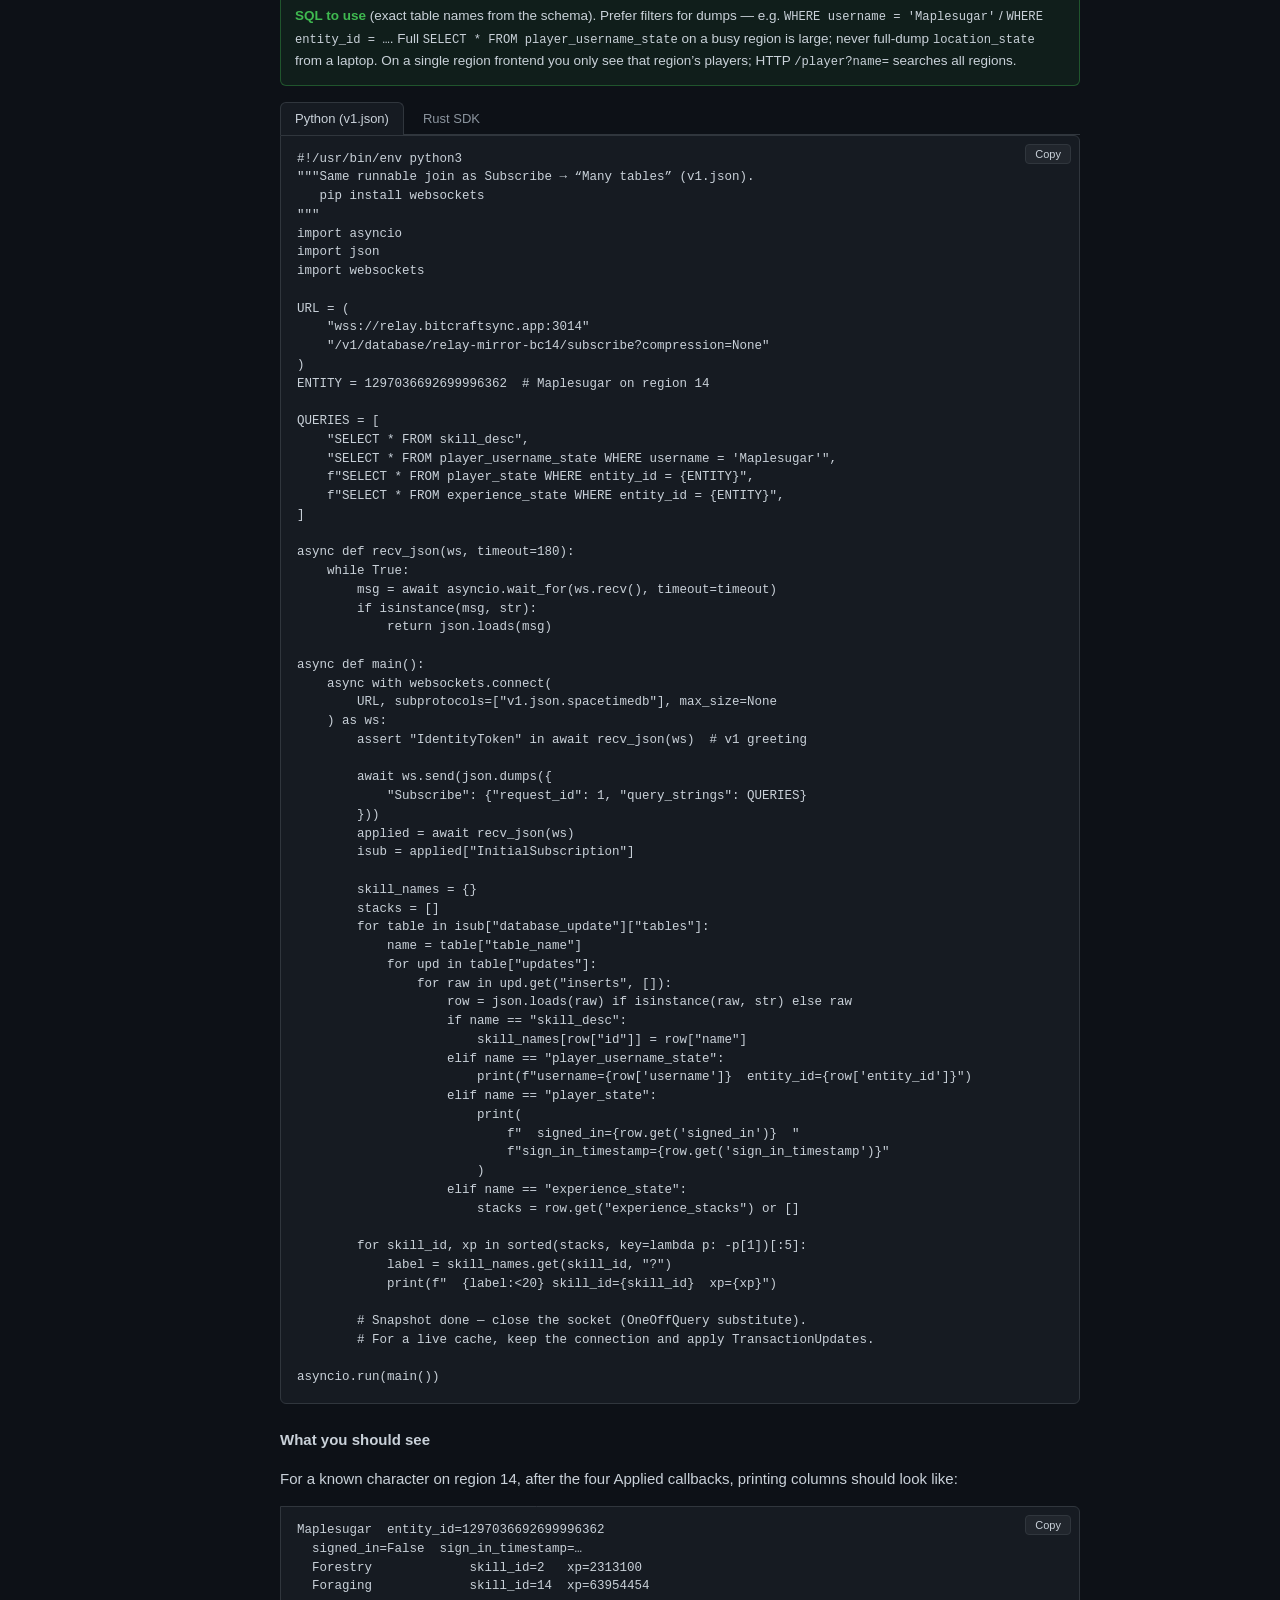
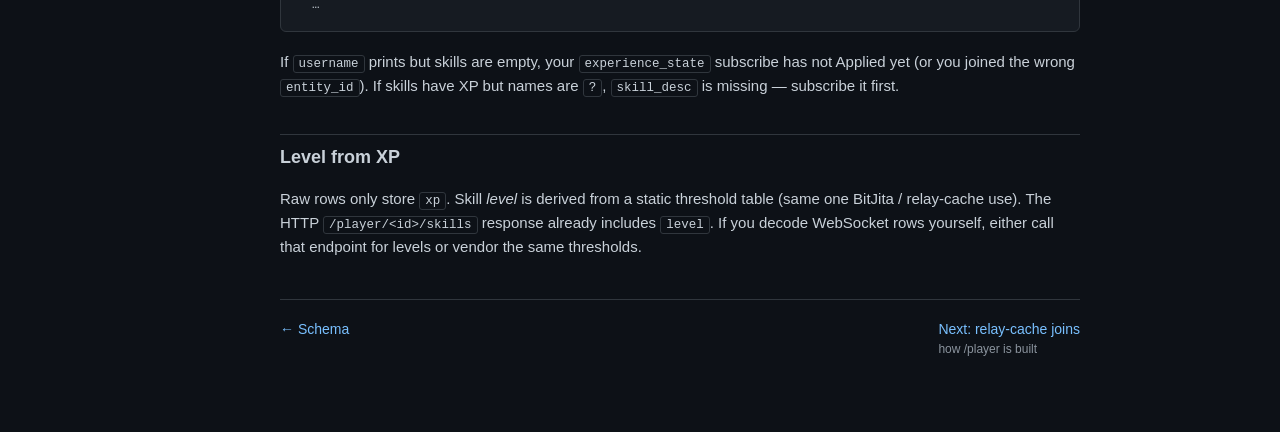
<file: www/tutorial/players.html>
<!doctype html>
<html lang="en">
<head>
<meta charset="utf-8">
<meta name="viewport" content="width=device-width, initial-scale=1">
<title>Extract player data — relay tutorial</title>
<link rel="stylesheet" href="css/tutorial.css">
</head>
<body>
<div class="layout">
  <aside class="sidebar">
    <a class="brand" href="/">&larr; relay.bitcraftsync.app</a>
    <h1>Tutorial</h1>
    <div class="nav-group">Tools</div>
    <nav>
      <a href="/explorer/">Data explorer</a>
    </nav>
    <div class="nav-group">Guide</div>
        <nav>
      <a href="index.html">Overview</a>
      <a href="connect.html">1. Connect</a>
      <a href="subscribe.html">2. Subscribe</a>
      <a href="schema.html">3. Discover schema</a>
      <a href="players.html">4. Extract player data</a>
      <a href="relay-cache.html">5. relay-cache joins</a>
      <a href="inventory-ws.html">6. Live inventory WS</a>
      <a href="troubleshoot.html">7. If it fails</a>
    </nav>
  </aside>

  <main class="main">
    <h1>4. Extract player data (name, XP, skills)</h1>
    <p class="lede">
      This page turns the subscribe steps into <strong>actual column values</strong>:
      player <code>entity_id</code>, <code>username</code>, login fields, and
      per-skill XP / level. Two workable paths: the public HTTP cache
      (<code>/player</code>), or a WebSocket subscription you decode yourself.
    </p>

    <div class="banner warn">
      <b>Route name.</b> There is no <code>/players</code> collection.
      Lookups are <code>GET /player?name=…</code> (search) and
      <code>GET /player/&lt;entity_id&gt;</code> / <code>…/skills</code>
      (detail). Same data the WebSocket tables below hold.
    </div>

    <h2>Which tables hold the columns</h2>
    <p>
      BitCraft spreads “a player” across several tables. You join them on
      <code>entity_id</code> (the player PK).
    </p>
    <div class="panel">
      <table>
        <thead>
          <tr>
            <th>Table</th>
            <th>Columns you care about</th>
            <th>Notes</th>
          </tr>
        </thead>
        <tbody>
          <tr>
            <td class="mono">player_username_state</td>
            <td><code>entity_id</code> (u64 PK), <code>username</code> (string)</td>
            <td>Display name. Search here for name substring.</td>
          </tr>
          <tr>
            <td class="mono">player_state</td>
            <td><code>entity_id</code>, <code>sign_in_timestamp</code> (i32 unix&nbsp;s),
              <code>session_start_timestamp</code>, <code>signed_in</code> (bool)</td>
            <td><code>sign_in_timestamp</code> is what tools call last login.
              <code>0</code> means unknown (cleared on logout).</td>
          </tr>
          <tr>
            <td class="mono">mobile_entity_state</td>
            <td><code>entity_id</code>, <code>timestamp</code> (u64 unix&nbsp;ms),
              location fields…</td>
            <td>Last movement/position update. Survives logout; relay-cache
              exposes it as <code>last_active_timestamp</code> (unix&nbsp;s).</td>
          </tr>
          <tr>
            <td class="mono">experience_state</td>
            <td><code>entity_id</code>, <code>experience_stacks</code></td>
            <td><code>experience_stacks</code> is a list of
              <code>(skill_id: i32, xp: i32)</code> pairs — one row per player.</td>
          </tr>
          <tr>
            <td class="mono">skill_desc</td>
            <td><code>id</code>, <code>name</code>, <code>title</code>, <code>max_level</code></td>
            <td>Catalog: map <code>skill_id</code> → <code>"Forestry"</code>, etc.
              Small; subscribe once.</td>
          </tr>
        </tbody>
      </table>
    </div>

    <div class="diagram"><span class="hi">player_username_state</span>.entity_id = P
        │  username
        ├─ <span class="hi">player_state</span>[P]           → signed_in, sign_in_timestamp
        ├─ <span class="hi">mobile_entity_state</span>[P]    → timestamp (last active; survives logout)
        ├─ <span class="hi">experience_state</span>[P]       → [(skill_id, xp), …]
        │       └─ <span class="hi">skill_desc</span>[skill_id] → name
        └─ level = xp_to_level(xp)          (threshold table; relay-cache vendors it)

<span class="ok">joined player view</span>
  { entity_id, username, region?, signed_in?, last_login?, last_active?, skills: [{name, level, xp}] }</div>

    <!-- ========== PATH A ========== -->
    <h2>Path A — HTTP cache (easiest)</h2>
    <p>
      <code>relay-cache</code> already subscribed to those tables on every
      region and performs the join. Use this when you want column values
      without speaking BSATN.
    </p>

    <ol class="steps">
      <li>
        <strong>Search by name</strong>
        <code>GET https://relay.bitcraftsync.app/player?name=maple</code>
        returns an array of
        <code>{ entity_id, username, region, signed_in?, last_login_timestamp?, last_active_timestamp? }</code>.
        Prefer ≥2 characters.
      </li>
      <li>
        <strong>Pick an <code>entity_id</code></strong>
        IDs are JSON <em>strings</em> (JS-safe u64). Example:
        Maplesugar → <code>1297036692699996362</code> on region 14.
      </li>
      <li>
        <strong>Fetch skills</strong>
        <code>GET …/player/&lt;id&gt;/skills</code> returns the joined skill list
        with <code>skill_id</code>, <code>name</code>, <code>level</code>, <code>xp</code>.
      </li>
    </ol>

    <h3>Example response shapes</h3>
    <div class="code-panel active">
<pre><code># GET /player?name=maple  (truncated)
[
  {
    "entity_id": "1297036692699996362",
    "username": "Maplesugar",
    "region": 14,
    "signed_in": false,
    "last_active_timestamp": 1784779859
  }
]

# GET /player/1297036692699996362/skills  (truncated)
{
  "player": {
    "entity_id": "1297036692699996362",
    "username": "Maplesugar",
    "region": 14
  },
  "skills": [
    { "skill_id": 2, "name": "Forestry", "level": 58, "xp": 2313100 },
    { "skill_id": 14, "name": "Foraging", "level": 88, "xp": 63954454 }
  ]
}</code></pre>
    </div>

    <h3>Runnable clients</h3>
    <div class="code-switch">
      <div class="lang-tabs">
        <button type="button" class="active" data-lang="python">Python</button>
        <button type="button" data-lang="rust">Rust</button>
        <button type="button" data-lang="curl">curl</button>
      </div>
      <div class="code-panel active" data-lang="python">
<pre><code>#!/usr/bin/env python3
"""Print username + top skills for a name search via relay-cache HTTP."""
import json
import sys
import urllib.parse
import urllib.request

BASE = "https://relay.bitcraftsync.app"
NEEDLE = sys.argv[1] if len(sys.argv) > 1 else "maple"


def get(path: str):
    with urllib.request.urlopen(BASE + path, timeout=60) as r:
        return json.load(r)


players = get("/player?name=" + urllib.parse.quote(NEEDLE))
if not players:
    sys.exit(f"no players matching {NEEDLE!r}")

# Prefer an exact (case-insensitive) username match when present.
pick = next(
    (p for p in players if p["username"].lower() == NEEDLE.lower()),
    players[0],
)
entity_id = pick["entity_id"]  # str — keep as str for the URL
print(f"{pick['username']}  entity_id={entity_id}  region={pick['region']}")
print(f"  signed_in={pick.get('signed_in')}  last_login={pick.get('last_login_timestamp')}")

detail = get(f"/player/{entity_id}/skills")
skills = sorted(detail["skills"], key=lambda s: s["xp"], reverse=True)
print(f"  {len(skills)} skills — top 5 by XP:")
for s in skills[:5]:
    print(f"    {s['name']:<20} level={s['level']:<3} xp={s['xp']}")

# Every column on the skills payload:
#   skill_id: int   name: str   level: int   xp: int</code></pre>
      </div>
      <div class="code-panel" data-lang="rust">
<pre><code>// cargo add reqwest serde serde_json tokio --features reqwest/json,tokio/rt-multi-thread,macros
use serde::Deserialize;

#[derive(Debug, Deserialize)]
struct Player {
    entity_id: String,
    username: String,
    region: u32,
    signed_in: Option&lt;bool&gt;,
    last_login_timestamp: Option&lt;i64&gt;,
}

#[derive(Debug, Deserialize)]
struct Skill {
    skill_id: i32,
    name: String,
    level: i64,
    xp: i64,
}

#[derive(Debug, Deserialize)]
struct PlayerSkills {
    player: Player,
    skills: Vec&lt;Skill&gt;,
}

#[tokio::main]
async fn main() -&gt; Result&lt;(), Box&lt;dyn std::error::Error&gt;&gt; {
    let needle = std::env::args().nth(1).unwrap_or_else(|| "maple".into());
    let url = format!("https://relay.bitcraftsync.app/player?name={needle}");
    let players: Vec&lt;Player&gt; = reqwest::get(&amp;url).await?.error_for_status()?.json().await?;
    let pick = players
        .iter()
        .find(|p| p.username.eq_ignore_ascii_case(&amp;needle))
        .or_else(|| players.first())
        .ok_or("no match")?;

    println!(
        "{}  entity_id={}  region={}  signed_in={:?}  last_login={:?}",
        pick.username, pick.entity_id, pick.region, pick.signed_in, pick.last_login_timestamp
    );

    let skills_url = format!(
        "https://relay.bitcraftsync.app/player/{}/skills",
        pick.entity_id
    );
    let body: PlayerSkills = reqwest::get(&amp;skills_url)
        .await?
        .error_for_status()?
        .json()
        .await?;
    let mut skills = body.skills;
    skills.sort_by_key(|s| std::cmp::Reverse(s.xp));
    for s in skills.iter().take(5) {
        println!("  {:&lt;20} level={:&lt;3} xp={}", s.name, s.level, s.xp);
    }
    Ok(())
}</code></pre>
      </div>
      <div class="code-panel" data-lang="curl">
<pre><code>curl -sS 'https://relay.bitcraftsync.app/player?name=maple' | jq .
curl -sS 'https://relay.bitcraftsync.app/player/1297036692699996362' | jq .
curl -sS 'https://relay.bitcraftsync.app/player/1297036692699996362/skills' \
  | jq '.skills | sort_by(-.xp) | .[0:5]'</code></pre>
      </div>
    </div>

    <!-- ========== PATH B ========== -->
    <h2>Path B — WebSocket: read the same columns yourself</h2>
    <p>
      Use this when you want a live local cache (or columns the HTTP API
      does not expose). Flow: connect → subscribe the four tables (filtered)
      → wait for Applied → join on <code>entity_id</code> and print.
      Python below is the same runnable <strong>v1.json</strong> join as
      <a href="subscribe.html">Subscribe</a>; Rust uses generated SDK bindings.
    </p>

    <ol class="steps">
      <li>
        <strong>Generate bindings</strong> from the region schema (see
        <a href="schema.html">Discover schema</a>) so each table is a typed
        struct with named fields — not opaque bytes.
      </li>
      <li>
        <strong>Subscribe in order</strong> (wait for Applied between sets):
        <code>skill_desc</code> → <code>player_username_state</code> →
        <code>player_state</code> → <code>experience_state</code>.
        Catalog first so skill names resolve as XP arrives.
      </li>
      <li>
        <strong>Read fields from the client cache</strong> after the last
        Applied (examples below). Keep applying live updates the same way.
      </li>
    </ol>

    <div class="banner good">
      <b>SQL to use</b> (exact table names from the schema). Prefer
      filters for dumps — e.g.
      <code>WHERE username = 'Maplesugar'</code> /
      <code>WHERE entity_id = …</code>. Full
      <code>SELECT * FROM player_username_state</code> on a busy region is
      large; never full-dump <code>location_state</code> from a laptop.
      On a single region frontend you only see that region’s players; HTTP
      <code>/player?name=</code> searches all regions.
    </div>

    <div class="code-switch">
      <div class="lang-tabs">
        <button type="button" class="active" data-lang="python">Python (v1.json)</button>
        <button type="button" data-lang="rust">Rust SDK</button>
      </div>
      <div class="code-panel active" data-lang="python">
<pre><code>#!/usr/bin/env python3
"""Same runnable join as Subscribe → “Many tables” (v1.json).
   pip install websockets
"""
import asyncio
import json
import websockets

URL = (
    "wss://relay.bitcraftsync.app:3014"
    "/v1/database/relay-mirror-bc14/subscribe?compression=None"
)
ENTITY = 1297036692699996362  # Maplesugar on region 14

QUERIES = [
    "SELECT * FROM skill_desc",
    "SELECT * FROM player_username_state WHERE username = 'Maplesugar'",
    f"SELECT * FROM player_state WHERE entity_id = {ENTITY}",
    f"SELECT * FROM experience_state WHERE entity_id = {ENTITY}",
]

async def recv_json(ws, timeout=180):
    while True:
        msg = await asyncio.wait_for(ws.recv(), timeout=timeout)
        if isinstance(msg, str):
            return json.loads(msg)

async def main():
    async with websockets.connect(
        URL, subprotocols=["v1.json.spacetimedb"], max_size=None
    ) as ws:
        assert "IdentityToken" in await recv_json(ws)  # v1 greeting

        await ws.send(json.dumps({
            "Subscribe": {"request_id": 1, "query_strings": QUERIES}
        }))
        applied = await recv_json(ws)
        isub = applied["InitialSubscription"]

        skill_names = {}
        stacks = []
        for table in isub["database_update"]["tables"]:
            name = table["table_name"]
            for upd in table["updates"]:
                for raw in upd.get("inserts", []):
                    row = json.loads(raw) if isinstance(raw, str) else raw
                    if name == "skill_desc":
                        skill_names[row["id"]] = row["name"]
                    elif name == "player_username_state":
                        print(f"username={row['username']}  entity_id={row['entity_id']}")
                    elif name == "player_state":
                        print(
                            f"  signed_in={row.get('signed_in')}  "
                            f"sign_in_timestamp={row.get('sign_in_timestamp')}"
                        )
                    elif name == "experience_state":
                        stacks = row.get("experience_stacks") or []

        for skill_id, xp in sorted(stacks, key=lambda p: -p[1])[:5]:
            label = skill_names.get(skill_id, "?")
            print(f"  {label:&lt;20} skill_id={skill_id}  xp={xp}")

        # Snapshot done — close the socket (OneOffQuery substitute).
        # For a live cache, keep the connection and apply TransactionUpdates.

asyncio.run(main())</code></pre>
      </div>
      <div class="code-panel" data-lang="rust">
<pre><code>// Assumes `spacetime generate --lang rust` produced module_bindings
// with tables: skill_desc, player_username_state, player_state, experience_state.
use module_bindings::*;
use spacetimedb_sdk::DbContext;
use std::collections::HashMap;

fn skill_names(ctx: &amp;impl DbContext) -&gt; HashMap&lt;i32, String&gt; {
    ctx.db
        .skill_desc()
        .iter()
        .map(|row| (row.id, row.name.clone()))
        .collect()
}

fn dump_player(ctx: &amp;impl DbContext, want_name: &amp;str) {
    let names = skill_names(ctx);
    let Some(user) = ctx
        .db
        .player_username_state()
        .iter()
        .find(|r| r.username.eq_ignore_ascii_case(want_name))
    else {
        println!("no player_username_state row for {want_name}");
        return;
    };
    let id = user.entity_id;
    println!("username={}  entity_id={}", user.username, id);

    if let Some(ps) = ctx.db.player_state().entity_id().find(&amp;id) {
        println!(
            "  signed_in={}  sign_in_timestamp={}  session_start_timestamp={}",
            ps.signed_in, ps.sign_in_timestamp, ps.session_start_timestamp
        );
    }

    if let Some(xp_row) = ctx.db.experience_state().entity_id().find(&amp;id) {
        let mut stacks: Vec&lt;_&gt; = xp_row.experience_stacks.iter().cloned().collect();
        stacks.sort_by_key(|(_skill, xp)| std::cmp::Reverse(*xp));
        println!("  skills (top 5 by xp):");
        for (skill_id, xp) in stacks.into_iter().take(5) {
            let name = names.get(&amp;skill_id).map(|s| s.as_str()).unwrap_or("?");
            println!("    {name}  skill_id={skill_id}  xp={xp}");
        }
    }
}

// Sequential subscribe → dump_player: see Subscribe page (Rust tab).
// Persist `token` from on_connect and pass `.with_token(token)` on reconnect.</code></pre>
      </div>
    </div>

    <h3>What you should see</h3>
    <p>
      For a known character on region 14, after the four Applied callbacks,
      printing columns should look like:
    </p>
    <div class="code-panel active">
<pre><code>Maplesugar  entity_id=1297036692699996362
  signed_in=False  sign_in_timestamp=…
  Forestry             skill_id=2   xp=2313100
  Foraging             skill_id=14  xp=63954454
  …</code></pre>
    </div>
    <p>
      If <code>username</code> prints but skills are empty, your
      <code>experience_state</code> subscribe has not Applied yet (or you
      joined the wrong <code>entity_id</code>). If skills have XP but names
      are <code>?</code>, <code>skill_desc</code> is missing — subscribe it
      first.
    </p>

    <h2>Level from XP</h2>
    <p>
      Raw rows only store <code>xp</code>. Skill <em>level</em> is derived
      from a static threshold table (same one BitJita / relay-cache use).
      The HTTP <code>/player/&lt;id&gt;/skills</code> response already includes
      <code>level</code>. If you decode WebSocket rows yourself, either
      call that endpoint for levels or vendor the same thresholds.
    </p>

    <div class="next">
      <a href="schema.html">← Schema</a>
      <a href="relay-cache.html">Next: relay-cache joins <span class="muted">how /player is built</span></a>
    </div>
  </main>
</div>
<script src="js/tutorial.js"></script>
</body>
</html>
</file>
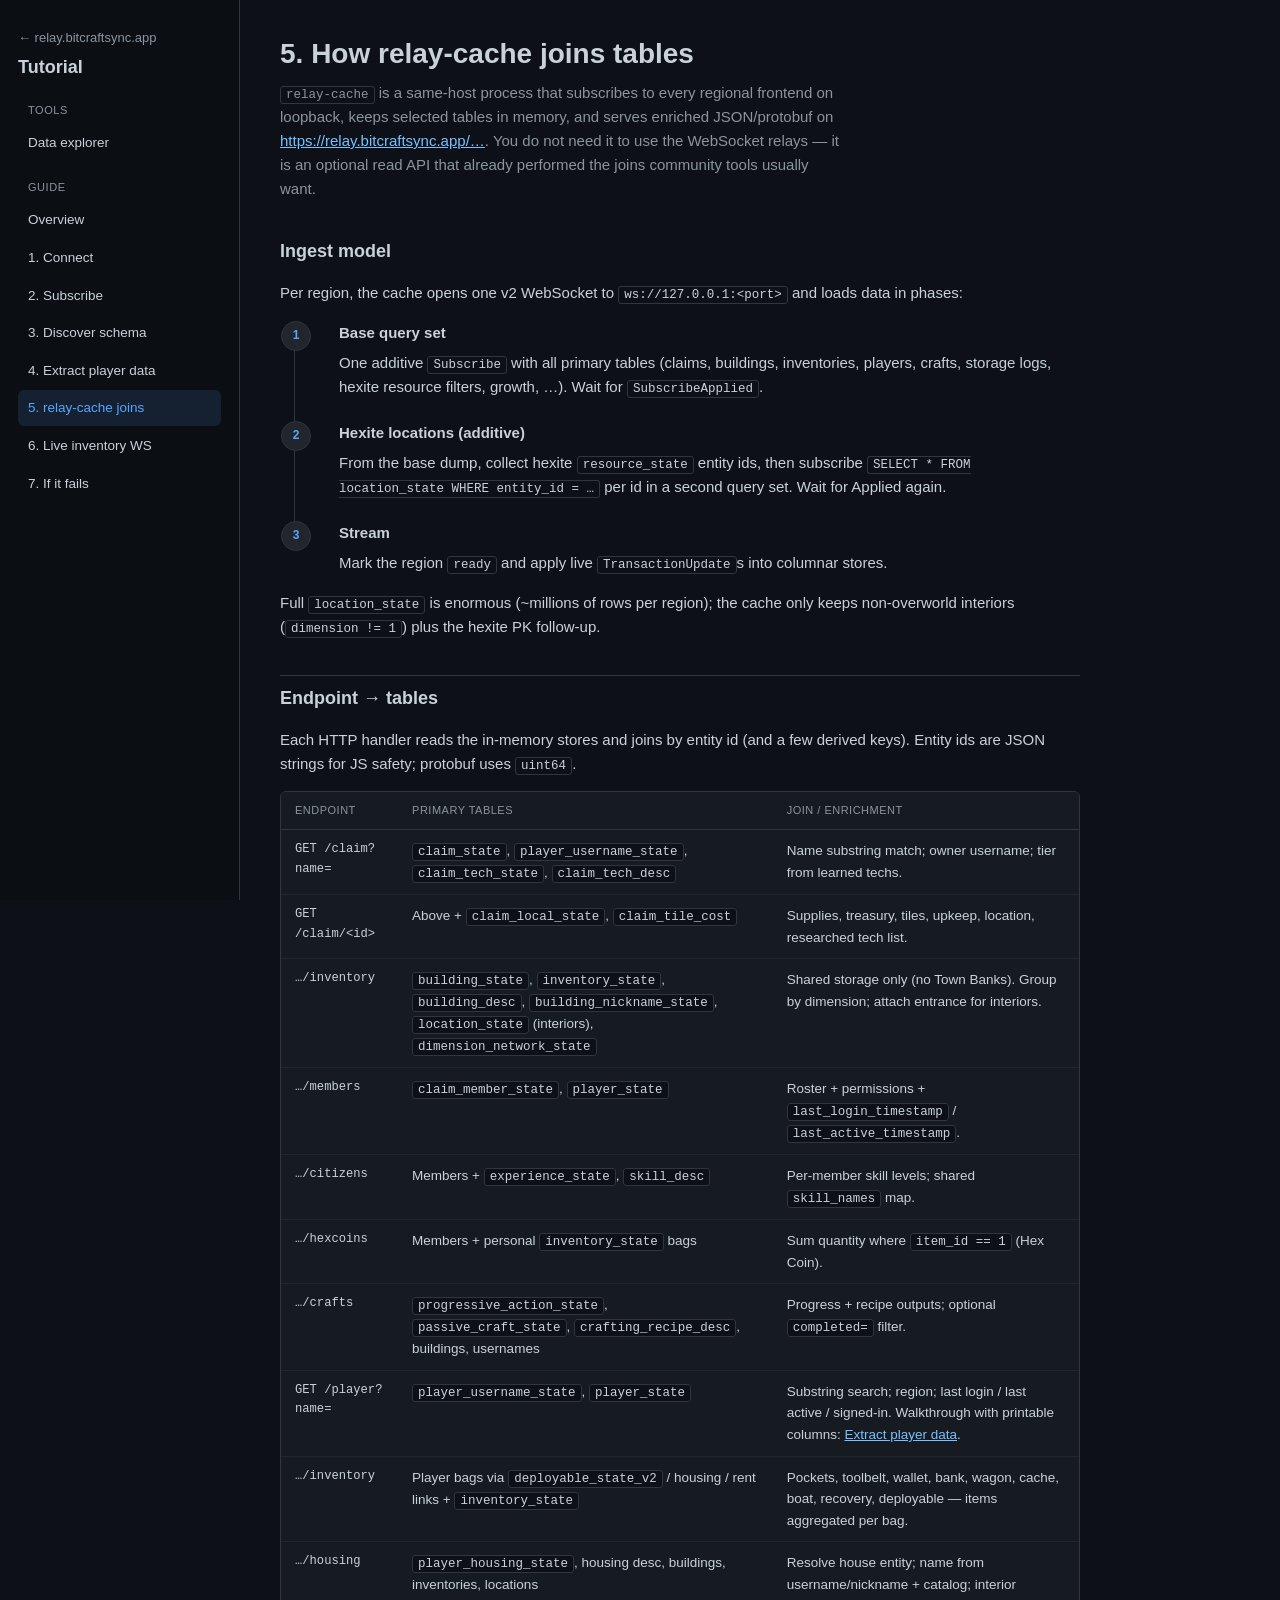
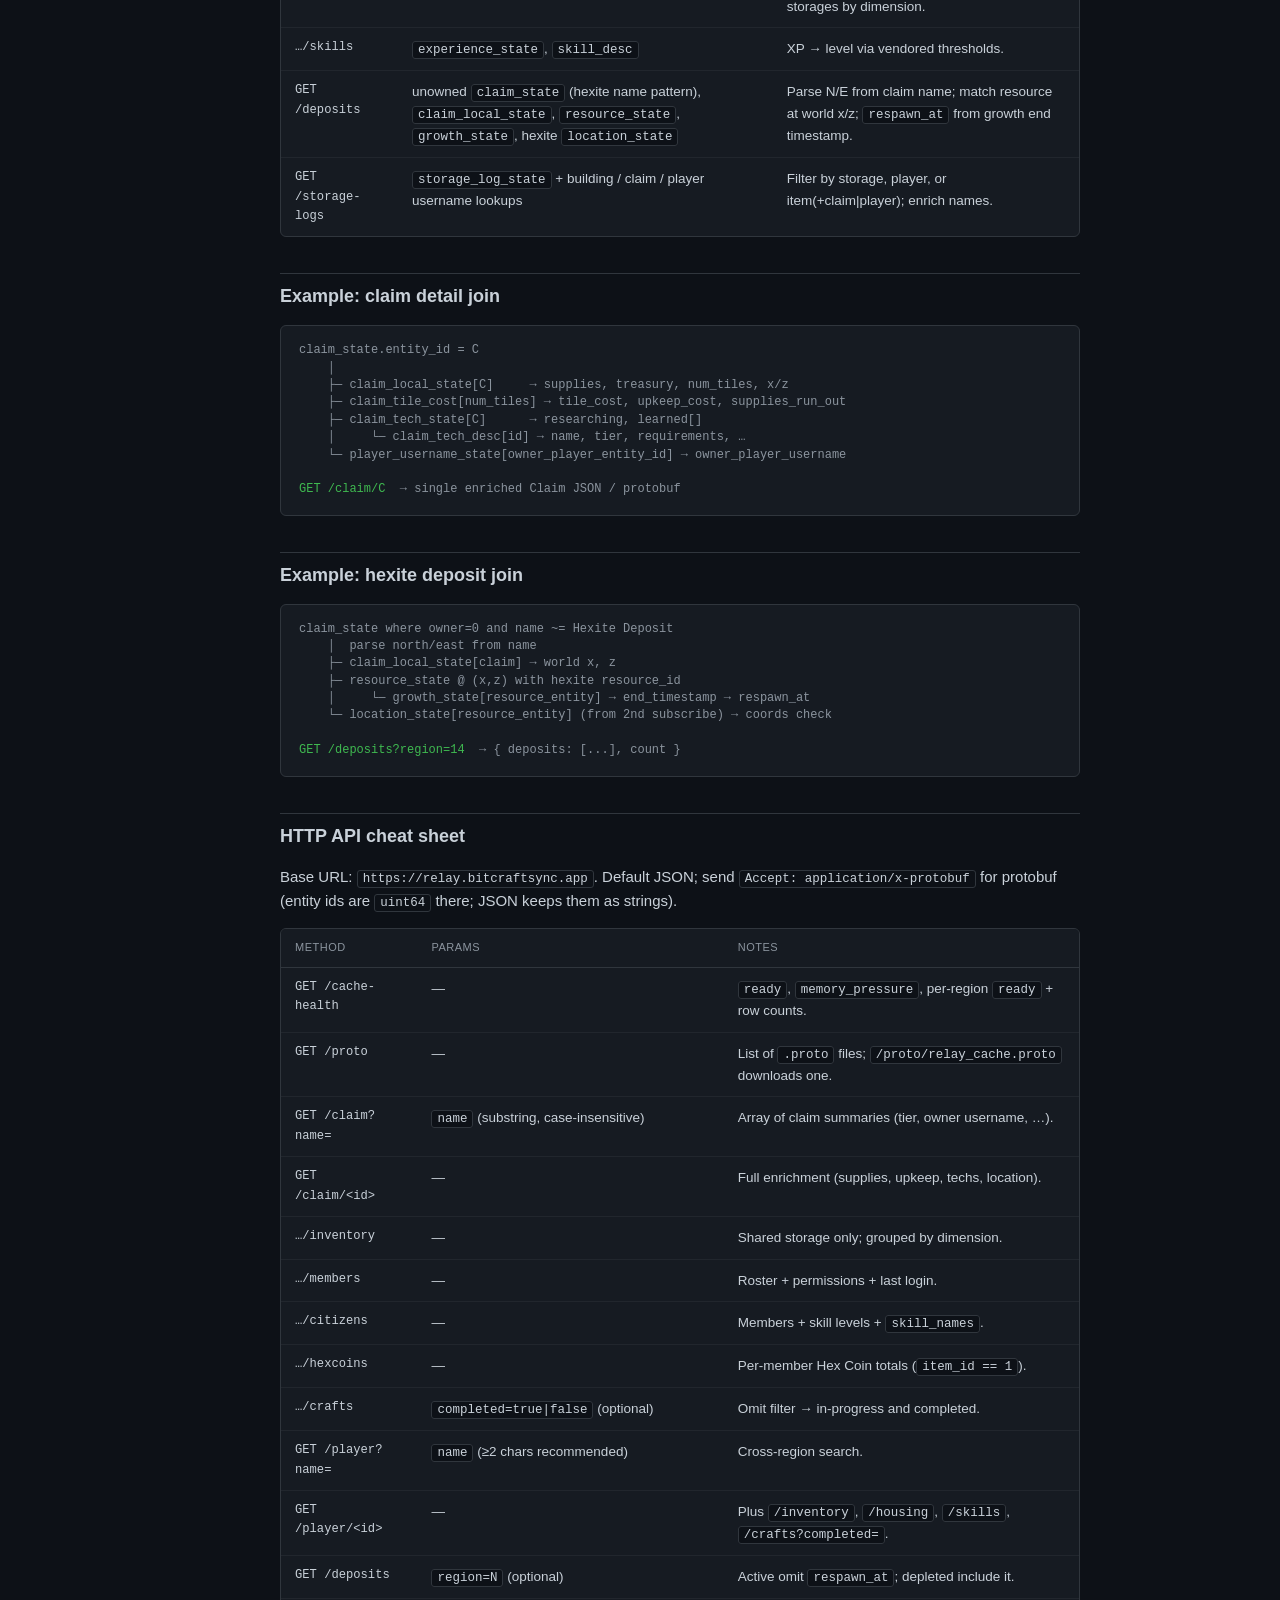
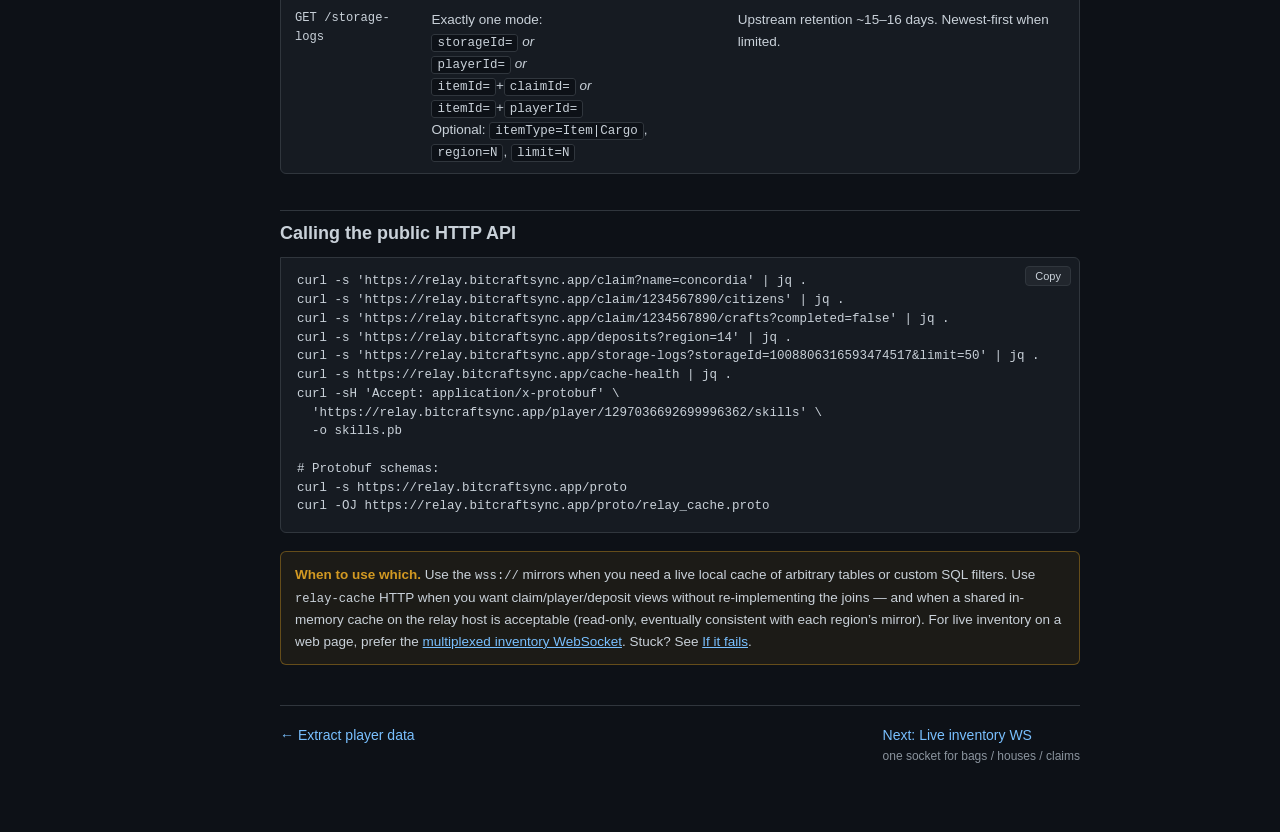
<file: www/tutorial/relay-cache.html>
<!doctype html>
<html lang="en">
<head>
<meta charset="utf-8">
<meta name="viewport" content="width=device-width, initial-scale=1">
<title>relay-cache joins — relay tutorial</title>
<link rel="stylesheet" href="css/tutorial.css">
</head>
<body>
<div class="layout">
  <aside class="sidebar">
    <a class="brand" href="/">&larr; relay.bitcraftsync.app</a>
    <h1>Tutorial</h1>
    <div class="nav-group">Tools</div>
    <nav>
      <a href="/explorer/">Data explorer</a>
    </nav>
    <div class="nav-group">Guide</div>
        <nav>
      <a href="index.html">Overview</a>
      <a href="connect.html">1. Connect</a>
      <a href="subscribe.html">2. Subscribe</a>
      <a href="schema.html">3. Discover schema</a>
      <a href="players.html">4. Extract player data</a>
      <a href="relay-cache.html">5. relay-cache joins</a>
      <a href="inventory-ws.html">6. Live inventory WS</a>
      <a href="troubleshoot.html">7. If it fails</a>
    </nav>
  </aside>

  <main class="main">
    <h1>5. How relay-cache joins tables</h1>
    <p class="lede">
      <code>relay-cache</code> is a same-host process that subscribes to every
      regional frontend on loopback, keeps selected tables in memory, and
      serves enriched JSON/protobuf on
      <a href="/cache-health">https://relay.bitcraftsync.app/…</a>.
      You do not need it to use the WebSocket relays — it is an optional
      read API that already performed the joins community tools usually want.
    </p>

    <h2>Ingest model</h2>
    <p>
      Per region, the cache opens one v2 WebSocket to
      <code>ws://127.0.0.1:&lt;port&gt;</code> and loads data in phases:
    </p>
    <ol class="steps">
      <li>
        <strong>Base query set</strong>
        One additive <code>Subscribe</code> with all primary tables
        (claims, buildings, inventories, players, crafts, storage logs,
        hexite resource filters, growth, …). Wait for
        <code>SubscribeApplied</code>.
      </li>
      <li>
        <strong>Hexite locations (additive)</strong>
        From the base dump, collect hexite <code>resource_state</code>
        entity ids, then subscribe
        <code>SELECT * FROM location_state WHERE entity_id = …</code>
        per id in a second query set. Wait for Applied again.
      </li>
      <li>
        <strong>Stream</strong>
        Mark the region <code>ready</code> and apply live
        <code>TransactionUpdate</code>s into columnar stores.
      </li>
    </ol>
    <p>
      Full <code>location_state</code> is enormous (~millions of rows per
      region); the cache only keeps non-overworld interiors
      (<code>dimension != 1</code>) plus the hexite PK follow-up.
    </p>

    <h2>Endpoint → tables</h2>
    <p>
      Each HTTP handler reads the in-memory stores and joins by entity id
      (and a few derived keys). Entity ids are JSON strings for JS safety;
      protobuf uses <code>uint64</code>.
    </p>

    <div class="panel">
      <table>
        <thead>
          <tr>
            <th>Endpoint</th>
            <th>Primary tables</th>
            <th>Join / enrichment</th>
          </tr>
        </thead>
        <tbody>
          <tr>
            <td class="mono">GET /claim?name=</td>
            <td><code>claim_state</code>, <code>player_username_state</code>, <code>claim_tech_state</code>, <code>claim_tech_desc</code></td>
            <td>Name substring match; owner username; tier from learned techs.</td>
          </tr>
          <tr>
            <td class="mono">GET /claim/&lt;id&gt;</td>
            <td>Above + <code>claim_local_state</code>, <code>claim_tile_cost</code></td>
            <td>Supplies, treasury, tiles, upkeep, location, researched tech list.</td>
          </tr>
          <tr>
            <td class="mono">…/inventory</td>
            <td><code>building_state</code>, <code>inventory_state</code>, <code>building_desc</code>, <code>building_nickname_state</code>, <code>location_state</code> (interiors), <code>dimension_network_state</code></td>
            <td>Shared storage only (no Town Banks). Group by dimension; attach entrance for interiors.</td>
          </tr>
          <tr>
            <td class="mono">…/members</td>
            <td><code>claim_member_state</code>, <code>player_state</code></td>
            <td>Roster + permissions + <code>last_login_timestamp</code> /
              <code>last_active_timestamp</code>.</td>
          </tr>
          <tr>
            <td class="mono">…/citizens</td>
            <td>Members + <code>experience_state</code>, <code>skill_desc</code></td>
            <td>Per-member skill levels; shared <code>skill_names</code> map.</td>
          </tr>
          <tr>
            <td class="mono">…/hexcoins</td>
            <td>Members + personal <code>inventory_state</code> bags</td>
            <td>Sum quantity where <code>item_id == 1</code> (Hex Coin).</td>
          </tr>
          <tr>
            <td class="mono">…/crafts</td>
            <td><code>progressive_action_state</code>, <code>passive_craft_state</code>, <code>crafting_recipe_desc</code>, buildings, usernames</td>
            <td>Progress + recipe outputs; optional <code>completed=</code> filter.</td>
          </tr>
          <tr>
            <td class="mono">GET /player?name=</td>
            <td><code>player_username_state</code>, <code>player_state</code></td>
            <td>Substring search; region; last login / last active / signed-in.
              Walkthrough with printable columns:
              <a href="players.html">Extract player data</a>.</td>
          </tr>
          <tr>
            <td class="mono">…/inventory</td>
            <td>Player bags via <code>deployable_state_v2</code> / housing / rent links + <code>inventory_state</code></td>
            <td>Pockets, toolbelt, wallet, bank, wagon, cache, boat, recovery, deployable — items aggregated per bag.</td>
          </tr>
          <tr>
            <td class="mono">…/housing</td>
            <td><code>player_housing_state</code>, housing desc, buildings, inventories, locations</td>
            <td>Resolve house entity; name from username/nickname + catalog; interior storages by dimension.</td>
          </tr>
          <tr>
            <td class="mono">…/skills</td>
            <td><code>experience_state</code>, <code>skill_desc</code></td>
            <td>XP → level via vendored thresholds.</td>
          </tr>
          <tr>
            <td class="mono">GET /deposits</td>
            <td>unowned <code>claim_state</code> (hexite name pattern), <code>claim_local_state</code>, <code>resource_state</code>, <code>growth_state</code>, hexite <code>location_state</code></td>
            <td>Parse N/E from claim name; match resource at world x/z; <code>respawn_at</code> from growth end timestamp.</td>
          </tr>
          <tr>
            <td class="mono">GET /storage-logs</td>
            <td><code>storage_log_state</code> + building / claim / player username lookups</td>
            <td>Filter by storage, player, or item(+claim|player); enrich names.</td>
          </tr>
        </tbody>
      </table>
    </div>

    <h2>Example: claim detail join</h2>
    <div class="diagram">claim_state.entity_id = C
    │
    ├─ claim_local_state[C]     → supplies, treasury, num_tiles, x/z
    ├─ claim_tile_cost[num_tiles] → tile_cost, upkeep_cost, supplies_run_out
    ├─ claim_tech_state[C]      → researching, learned[]
    │     └─ claim_tech_desc[id] → name, tier, requirements, …
    └─ player_username_state[owner_player_entity_id] → owner_player_username

<span class="ok">GET /claim/C</span>  → single enriched Claim JSON / protobuf</div>

    <h2>Example: hexite deposit join</h2>
    <div class="diagram">claim_state where owner=0 and name ~= Hexite Deposit
    │  parse north/east from name
    ├─ claim_local_state[claim] → world x, z
    ├─ resource_state @ (x,z) with hexite resource_id
    │     └─ growth_state[resource_entity] → end_timestamp → respawn_at
    └─ location_state[resource_entity] (from 2nd subscribe) → coords check

<span class="ok">GET /deposits?region=14</span>  → { deposits: [...], count }</div>

    <h2>HTTP API cheat sheet</h2>
    <p>
      Base URL: <code>https://relay.bitcraftsync.app</code>. Default JSON;
      send <code>Accept: application/x-protobuf</code> for protobuf (entity
      ids are <code>uint64</code> there; JSON keeps them as strings).
    </p>
    <div class="panel">
      <table>
        <thead>
          <tr><th>Method</th><th>Params</th><th>Notes</th></tr>
        </thead>
        <tbody>
          <tr>
            <td class="mono">GET /cache-health</td>
            <td>—</td>
            <td><code>ready</code>, <code>memory_pressure</code>, per-region
              <code>ready</code> + row counts.</td>
          </tr>
          <tr>
            <td class="mono">GET /proto</td>
            <td>—</td>
            <td>List of <code>.proto</code> files;
              <code>/proto/relay_cache.proto</code> downloads one.</td>
          </tr>
          <tr>
            <td class="mono">GET /claim?name=</td>
            <td><code>name</code> (substring, case-insensitive)</td>
            <td>Array of claim summaries (tier, owner username, …).</td>
          </tr>
          <tr>
            <td class="mono">GET /claim/&lt;id&gt;</td>
            <td>—</td>
            <td>Full enrichment (supplies, upkeep, techs, location).</td>
          </tr>
          <tr>
            <td class="mono">…/inventory</td>
            <td>—</td>
            <td>Shared storage only; grouped by dimension.</td>
          </tr>
          <tr>
            <td class="mono">…/members</td>
            <td>—</td>
            <td>Roster + permissions + last login.</td>
          </tr>
          <tr>
            <td class="mono">…/citizens</td>
            <td>—</td>
            <td>Members + skill levels + <code>skill_names</code>.</td>
          </tr>
          <tr>
            <td class="mono">…/hexcoins</td>
            <td>—</td>
            <td>Per-member Hex Coin totals (<code>item_id == 1</code>).</td>
          </tr>
          <tr>
            <td class="mono">…/crafts</td>
            <td><code>completed=true|false</code> (optional)</td>
            <td>Omit filter → in-progress and completed.</td>
          </tr>
          <tr>
            <td class="mono">GET /player?name=</td>
            <td><code>name</code> (≥2 chars recommended)</td>
            <td>Cross-region search.</td>
          </tr>
          <tr>
            <td class="mono">GET /player/&lt;id&gt;</td>
            <td>—</td>
            <td>Plus <code>/inventory</code>, <code>/housing</code>,
              <code>/skills</code>, <code>/crafts?completed=</code>.</td>
          </tr>
          <tr>
            <td class="mono">GET /deposits</td>
            <td><code>region=N</code> (optional)</td>
            <td>Active omit <code>respawn_at</code>; depleted include it.</td>
          </tr>
          <tr>
            <td class="mono">GET /storage-logs</td>
            <td>Exactly one mode:<br>
              <code>storageId=</code> <em>or</em><br>
              <code>playerId=</code> <em>or</em><br>
              <code>itemId=</code>+<code>claimId=</code> <em>or</em><br>
              <code>itemId=</code>+<code>playerId=</code><br>
              Optional: <code>itemType=Item|Cargo</code>,
              <code>region=N</code>, <code>limit=N</code></td>
            <td>Upstream retention ~15–16 days. Newest-first when limited.</td>
          </tr>
        </tbody>
      </table>
    </div>

    <h2>Calling the public HTTP API</h2>
    <div class="code-panel active" data-lang="http">
<pre><code>curl -s 'https://relay.bitcraftsync.app/claim?name=concordia' | jq .
curl -s 'https://relay.bitcraftsync.app/claim/1234567890/citizens' | jq .
curl -s 'https://relay.bitcraftsync.app/claim/1234567890/crafts?completed=false' | jq .
curl -s 'https://relay.bitcraftsync.app/deposits?region=14' | jq .
curl -s 'https://relay.bitcraftsync.app/storage-logs?storageId=1008806316593474517&limit=50' | jq .
curl -s https://relay.bitcraftsync.app/cache-health | jq .
curl -sH 'Accept: application/x-protobuf' \
  'https://relay.bitcraftsync.app/player/1297036692699996362/skills' \
  -o skills.pb

# Protobuf schemas:
curl -s https://relay.bitcraftsync.app/proto
curl -OJ https://relay.bitcraftsync.app/proto/relay_cache.proto</code></pre>
    </div>

    <div class="banner warn">
      <b>When to use which.</b> Use the <code>wss://</code> mirrors when you
      need a live local cache of arbitrary tables or custom SQL filters.
      Use <code>relay-cache</code> HTTP when you want claim/player/deposit
      views without re-implementing the joins — and when a shared in-memory
      cache on the relay host is acceptable (read-only, eventually consistent
      with each region’s mirror). For live inventory on a web page, prefer
      the <a href="inventory-ws.html">multiplexed inventory WebSocket</a>.
      Stuck? See <a href="troubleshoot.html">If it fails</a>.
    </div>

    <div class="next">
      <a href="players.html">← Extract player data</a>
      <a href="inventory-ws.html">Next: Live inventory WS <span class="muted">one socket for bags / houses / claims</span></a>
    </div>
  </main>
</div>
<script src="js/tutorial.js"></script>
</body>
</html>
</file>
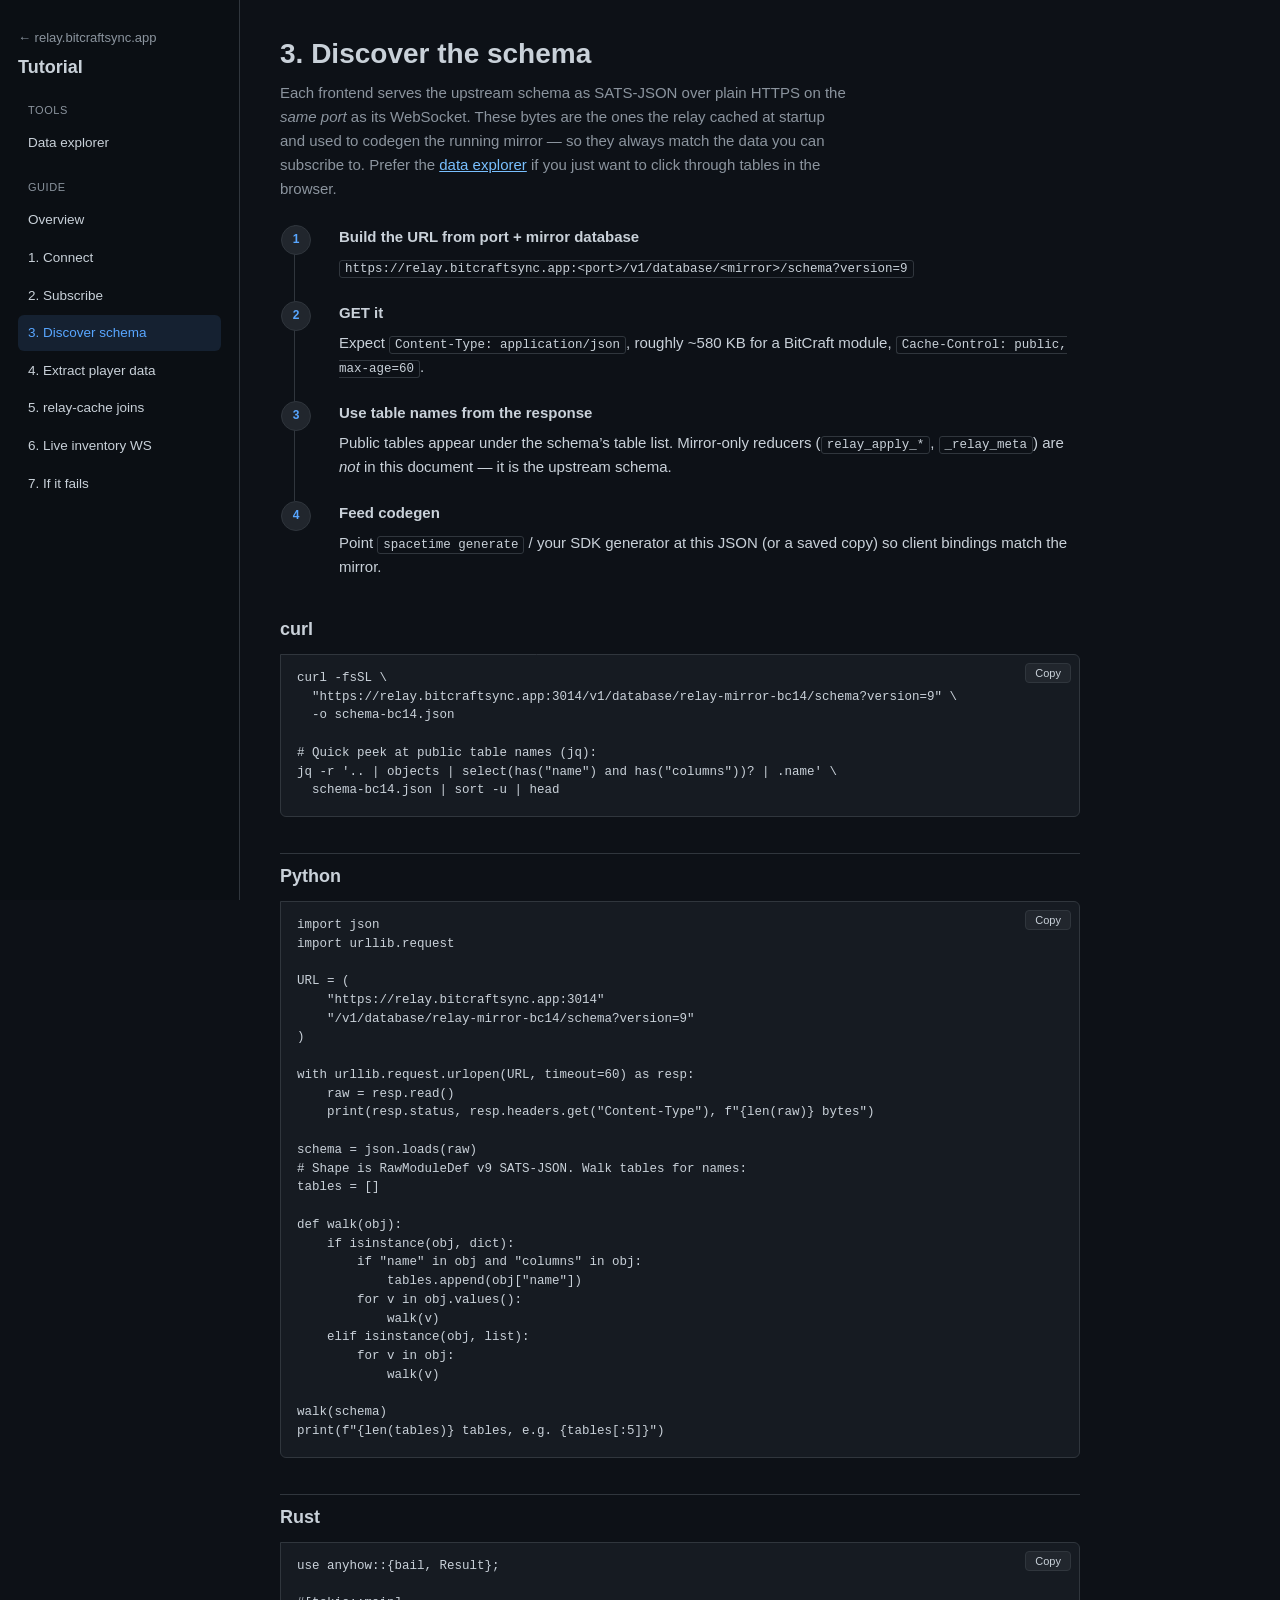
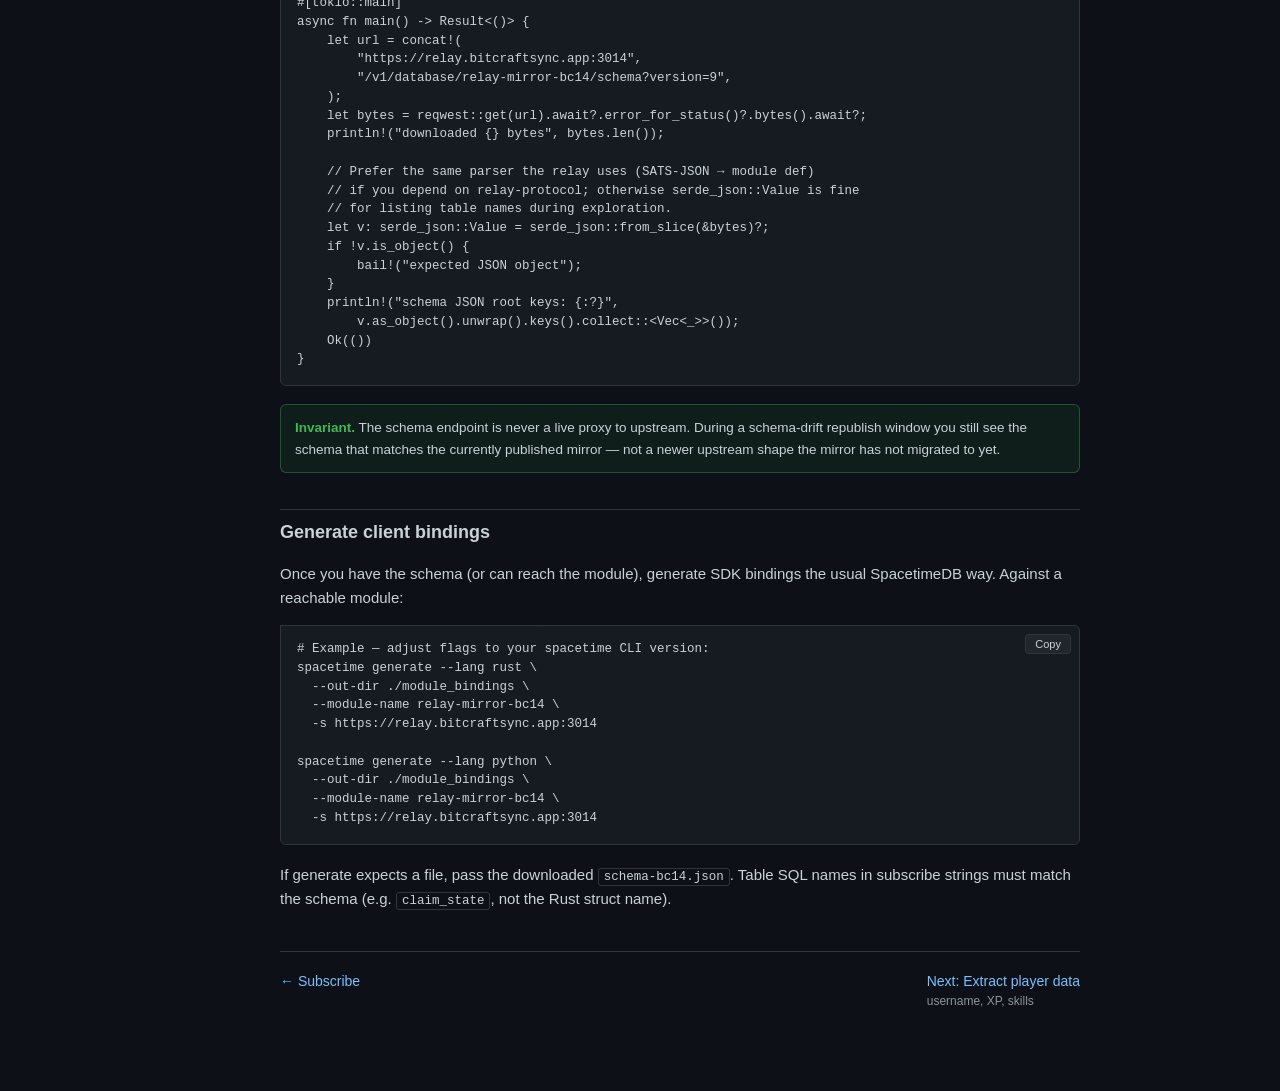
<file: www/tutorial/schema.html>
<!doctype html>
<html lang="en">
<head>
<meta charset="utf-8">
<meta name="viewport" content="width=device-width, initial-scale=1">
<title>Schema — relay tutorial</title>
<link rel="stylesheet" href="css/tutorial.css">
</head>
<body>
<div class="layout">
  <aside class="sidebar">
    <a class="brand" href="/">&larr; relay.bitcraftsync.app</a>
    <h1>Tutorial</h1>
    <div class="nav-group">Tools</div>
    <nav>
      <a href="/explorer/">Data explorer</a>
    </nav>
    <div class="nav-group">Guide</div>
        <nav>
      <a href="index.html">Overview</a>
      <a href="connect.html">1. Connect</a>
      <a href="subscribe.html">2. Subscribe</a>
      <a href="schema.html">3. Discover schema</a>
      <a href="players.html">4. Extract player data</a>
      <a href="relay-cache.html">5. relay-cache joins</a>
      <a href="inventory-ws.html">6. Live inventory WS</a>
      <a href="troubleshoot.html">7. If it fails</a>
    </nav>
  </aside>

  <main class="main">
    <h1>3. Discover the schema</h1>
    <p class="lede">
      Each frontend serves the upstream schema as SATS-JSON over plain HTTPS
      on the <em>same port</em> as its WebSocket. These bytes are the ones the
      relay cached at startup and used to codegen the running mirror — so
      they always match the data you can subscribe to.
      Prefer the <a href="/explorer/">data explorer</a> if you just want to
      click through tables in the browser.
    </p>

    <ol class="steps">
      <li>
        <strong>Build the URL from port + mirror database</strong>
        <code>https://relay.bitcraftsync.app:&lt;port&gt;/v1/database/&lt;mirror&gt;/schema?version=9</code>
      </li>
      <li>
        <strong>GET it</strong>
        Expect <code>Content-Type: application/json</code>, roughly ~580&nbsp;KB
        for a BitCraft module, <code>Cache-Control: public, max-age=60</code>.
      </li>
      <li>
        <strong>Use table names from the response</strong>
        Public tables appear under the schema’s table list. Mirror-only
        reducers (<code>relay_apply_*</code>, <code>_relay_meta</code>) are
        <em>not</em> in this document — it is the upstream schema.
      </li>
      <li>
        <strong>Feed codegen</strong>
        Point <code>spacetime generate</code> / your SDK generator at this
        JSON (or a saved copy) so client bindings match the mirror.
      </li>
    </ol>

    <h2>curl</h2>
    <div class="code-panel active" data-lang="curl">
<pre><code>curl -fsSL \
  "https://relay.bitcraftsync.app:3014/v1/database/relay-mirror-bc14/schema?version=9" \
  -o schema-bc14.json

# Quick peek at public table names (jq):
jq -r '.. | objects | select(has("name") and has("columns"))? | .name' \
  schema-bc14.json | sort -u | head</code></pre>
    </div>

    <h2>Python</h2>
    <div class="code-panel active" data-lang="python">
<pre><code>import json
import urllib.request

URL = (
    "https://relay.bitcraftsync.app:3014"
    "/v1/database/relay-mirror-bc14/schema?version=9"
)

with urllib.request.urlopen(URL, timeout=60) as resp:
    raw = resp.read()
    print(resp.status, resp.headers.get("Content-Type"), f"{len(raw)} bytes")

schema = json.loads(raw)
# Shape is RawModuleDef v9 SATS-JSON. Walk tables for names:
tables = []

def walk(obj):
    if isinstance(obj, dict):
        if "name" in obj and "columns" in obj:
            tables.append(obj["name"])
        for v in obj.values():
            walk(v)
    elif isinstance(obj, list):
        for v in obj:
            walk(v)

walk(schema)
print(f"{len(tables)} tables, e.g. {tables[:5]}")</code></pre>
    </div>

    <h2>Rust</h2>
    <div class="code-panel active" data-lang="rust">
<pre><code>use anyhow::{bail, Result};

#[tokio::main]
async fn main() -&gt; Result&lt;()&gt; {
    let url = concat!(
        "https://relay.bitcraftsync.app:3014",
        "/v1/database/relay-mirror-bc14/schema?version=9",
    );
    let bytes = reqwest::get(url).await?.error_for_status()?.bytes().await?;
    println!("downloaded {} bytes", bytes.len());

    // Prefer the same parser the relay uses (SATS-JSON → module def)
    // if you depend on relay-protocol; otherwise serde_json::Value is fine
    // for listing table names during exploration.
    let v: serde_json::Value = serde_json::from_slice(&amp;bytes)?;
    if !v.is_object() {
        bail!("expected JSON object");
    }
    println!("schema JSON root keys: {:?}",
        v.as_object().unwrap().keys().collect::&lt;Vec&lt;_&gt;&gt;());
    Ok(())
}</code></pre>
    </div>

    <div class="banner good">
      <b>Invariant.</b> The schema endpoint is never a live proxy to
      upstream. During a schema-drift republish window you still see the
      schema that matches the currently published mirror — not a newer
      upstream shape the mirror has not migrated to yet.
    </div>

    <h2>Generate client bindings</h2>
    <p>
      Once you have the schema (or can reach the module), generate SDK
      bindings the usual SpacetimeDB way. Against a reachable module:
    </p>
    <div class="code-panel active" data-lang="gen">
<pre><code># Example — adjust flags to your spacetime CLI version:
spacetime generate --lang rust \
  --out-dir ./module_bindings \
  --module-name relay-mirror-bc14 \
  -s https://relay.bitcraftsync.app:3014

spacetime generate --lang python \
  --out-dir ./module_bindings \
  --module-name relay-mirror-bc14 \
  -s https://relay.bitcraftsync.app:3014</code></pre>
    </div>
    <p>
      If generate expects a file, pass the downloaded
      <code>schema-bc14.json</code>. Table SQL names in subscribe strings
      must match the schema (e.g. <code>claim_state</code>, not the Rust
      struct name).
    </p>

    <div class="next">
      <a href="subscribe.html">← Subscribe</a>
      <a href="players.html">Next: Extract player data <span class="muted">username, XP, skills</span></a>
    </div>
  </main>
</div>
<script src="js/tutorial.js"></script>
</body>
</html>
</file>
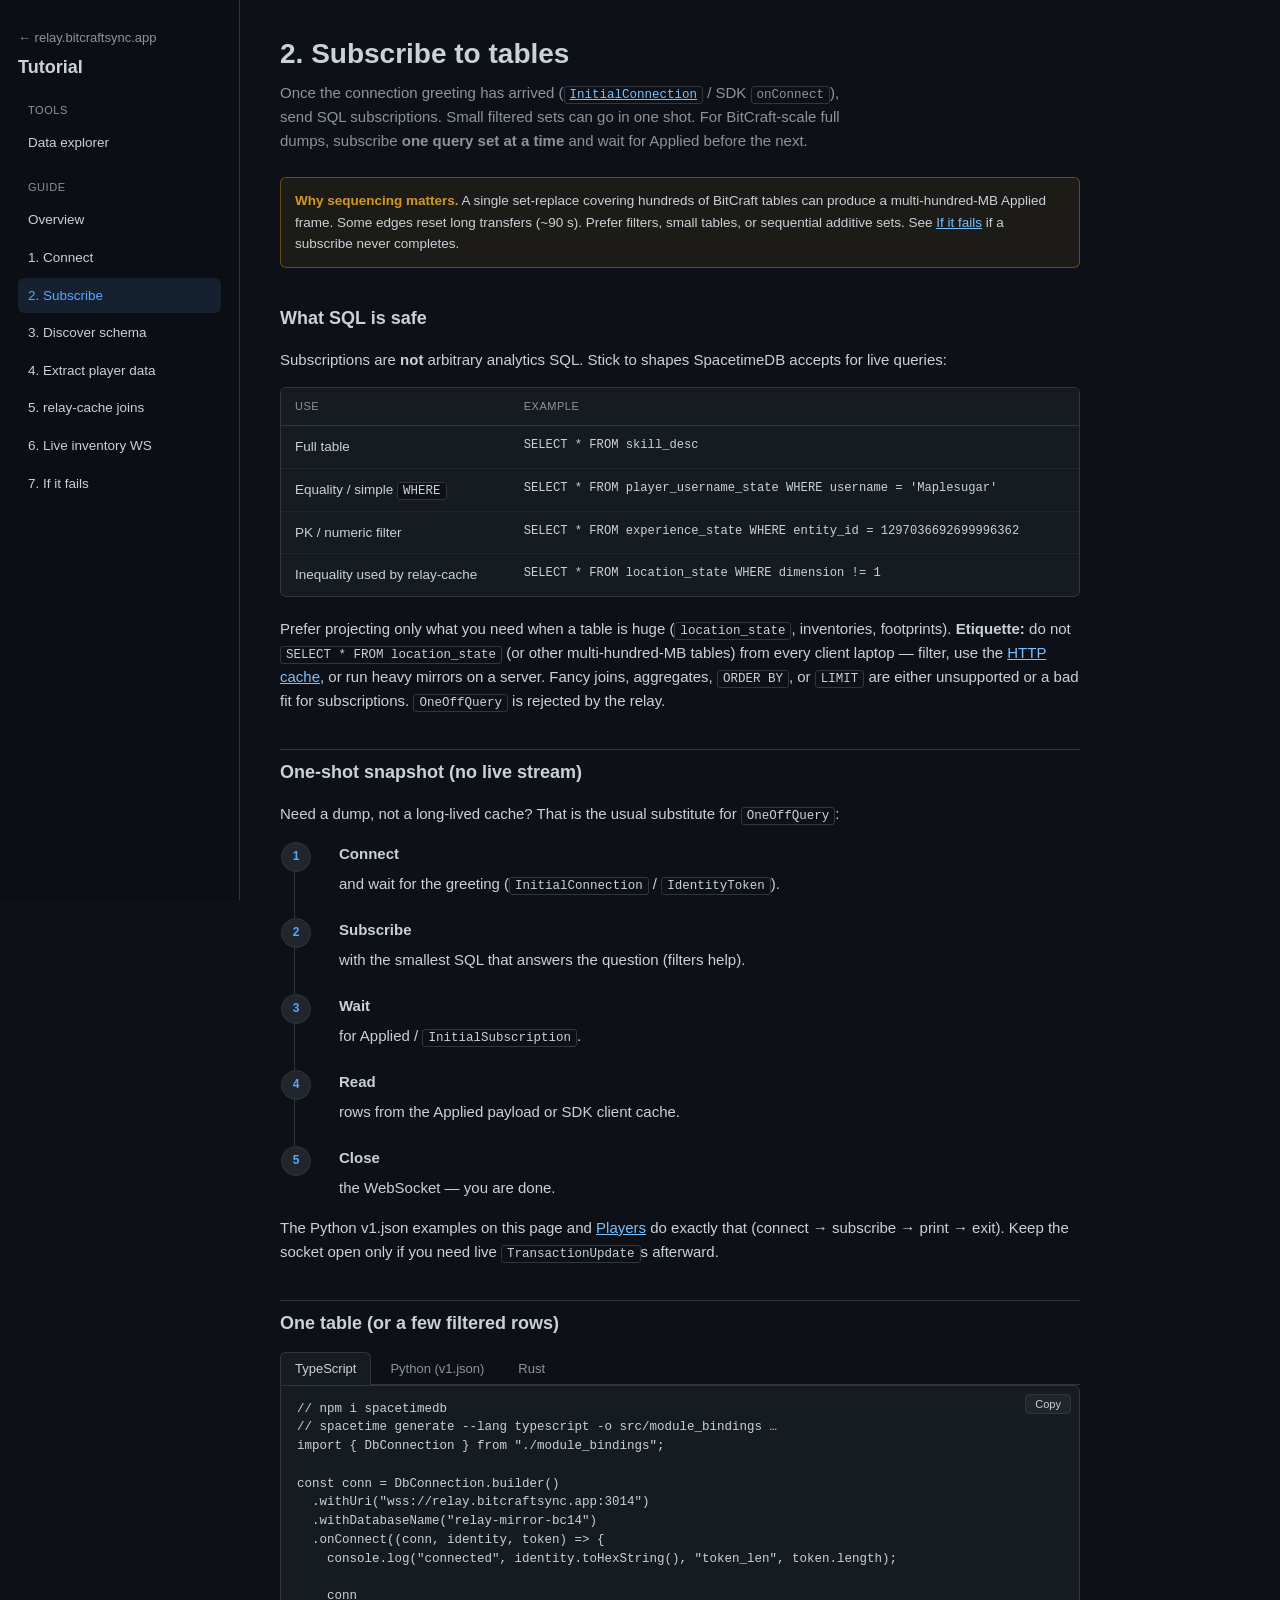
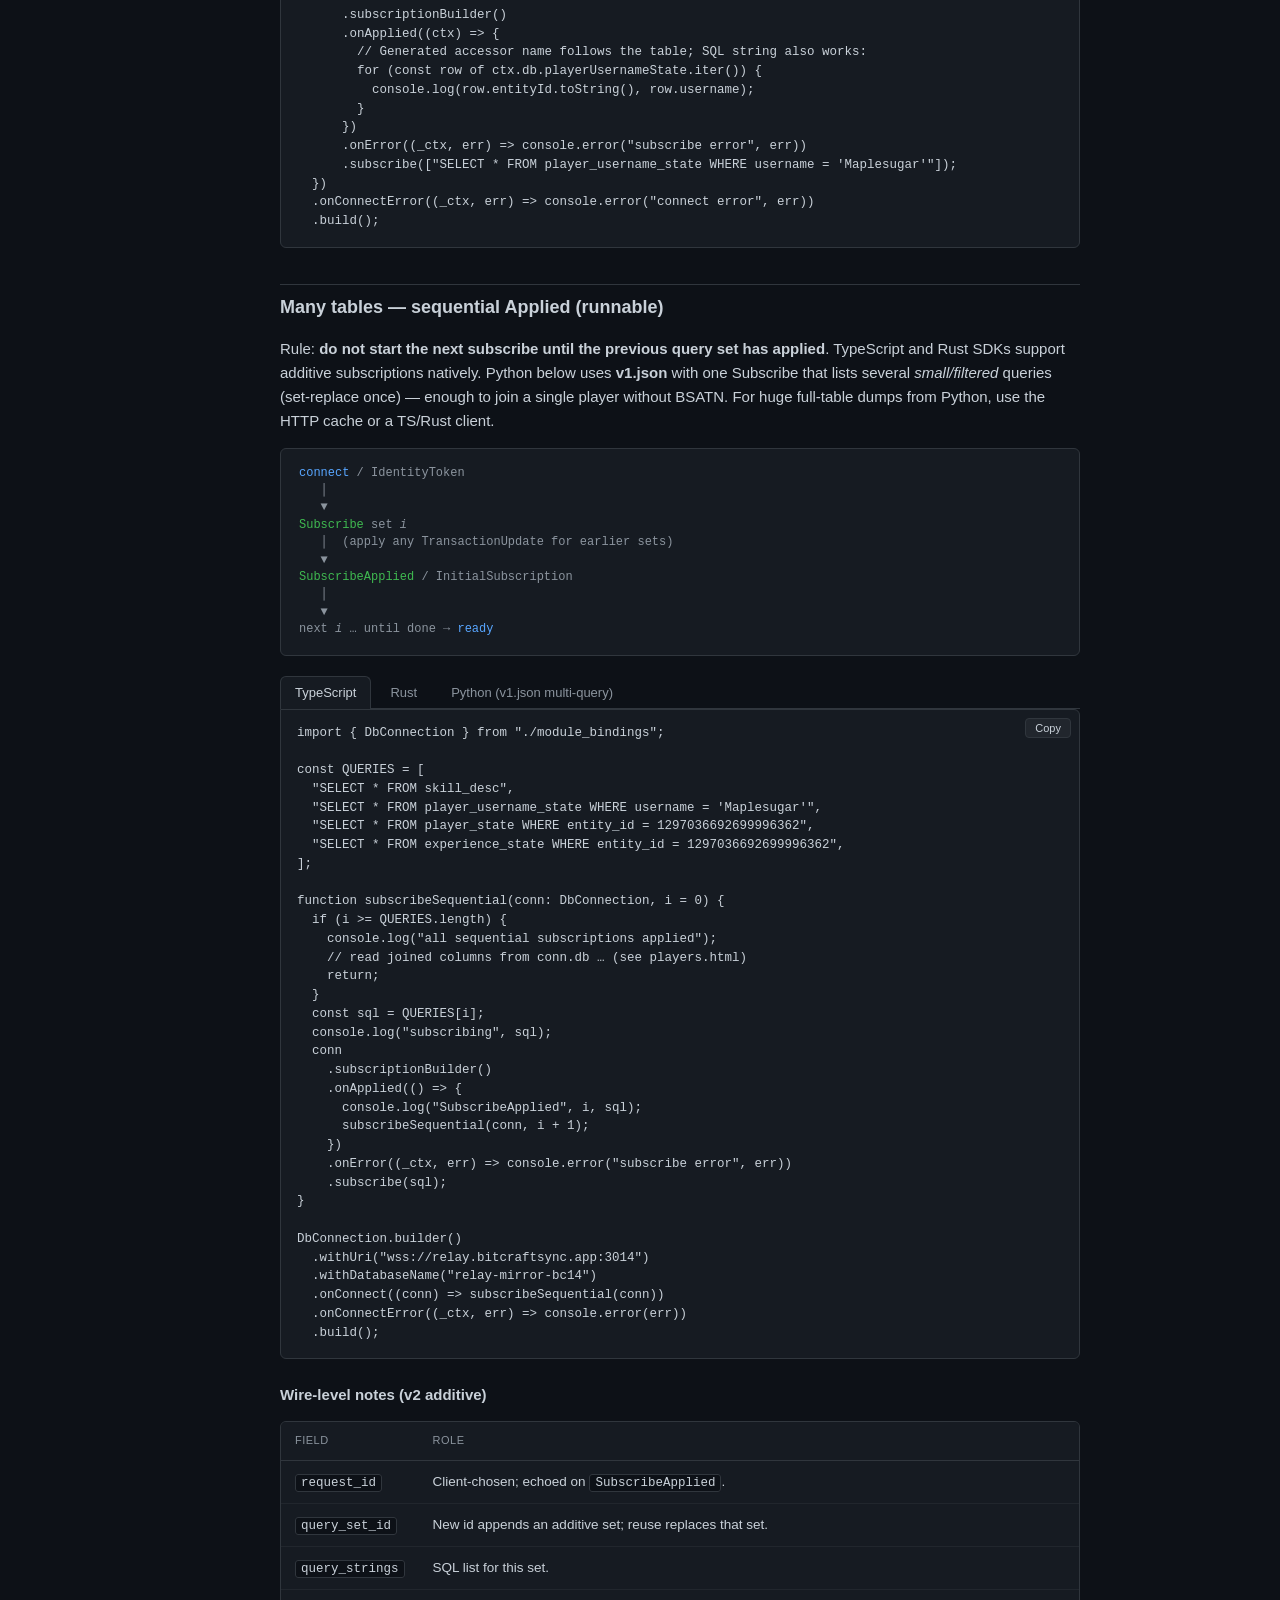
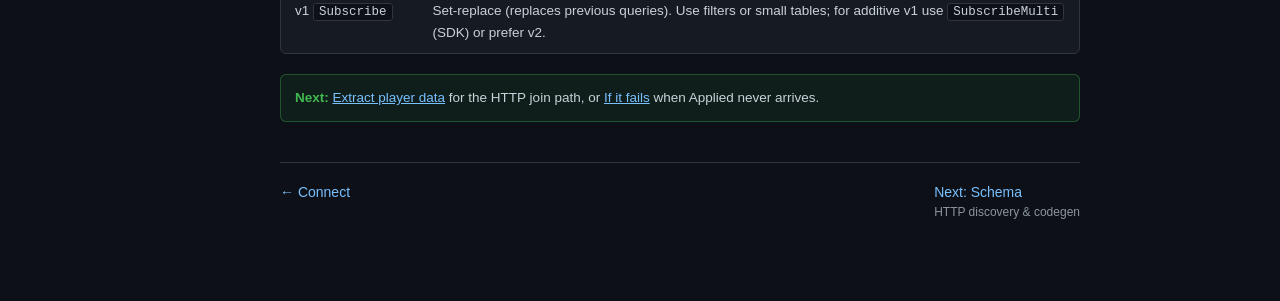
<file: www/tutorial/subscribe.html>
<!doctype html>
<html lang="en">
<head>
<meta charset="utf-8">
<meta name="viewport" content="width=device-width, initial-scale=1">
<title>Subscribe — relay tutorial</title>
<link rel="stylesheet" href="css/tutorial.css">
</head>
<body>
<div class="layout">
  <aside class="sidebar">
    <a class="brand" href="/">&larr; relay.bitcraftsync.app</a>
    <h1>Tutorial</h1>
    <div class="nav-group">Tools</div>
    <nav>
      <a href="/explorer/">Data explorer</a>
    </nav>
    <div class="nav-group">Guide</div>
        <nav>
      <a href="index.html">Overview</a>
      <a href="connect.html">1. Connect</a>
      <a href="subscribe.html">2. Subscribe</a>
      <a href="schema.html">3. Discover schema</a>
      <a href="players.html">4. Extract player data</a>
      <a href="relay-cache.html">5. relay-cache joins</a>
      <a href="inventory-ws.html">6. Live inventory WS</a>
      <a href="troubleshoot.html">7. If it fails</a>
    </nav>
  </aside>

  <main class="main">
    <h1>2. Subscribe to tables</h1>
    <p class="lede">
      Once the connection greeting has arrived
      (<a href="connect.html#initial-connection"><code>InitialConnection</code></a>
      / SDK <code>onConnect</code>), send SQL subscriptions. Small filtered
      sets can go in one shot. For BitCraft-scale full dumps, subscribe
      <strong>one query set at a time</strong> and wait for Applied before
      the next.
    </p>

    <div class="banner warn">
      <b>Why sequencing matters.</b> A single set-replace covering hundreds
      of BitCraft tables can produce a multi-hundred-MB Applied frame.
      Some edges reset long transfers (~90&nbsp;s). Prefer filters, small
      tables, or sequential additive sets. See
      <a href="troubleshoot.html">If it fails</a> if a subscribe never
      completes.
    </div>

    <h2 id="sql">What SQL is safe</h2>
    <p>
      Subscriptions are <strong>not</strong> arbitrary analytics SQL. Stick
      to shapes SpacetimeDB accepts for live queries:
    </p>
    <div class="panel">
      <table>
        <thead>
          <tr><th>Use</th><th>Example</th></tr>
        </thead>
        <tbody>
          <tr>
            <td>Full table</td>
            <td class="mono">SELECT * FROM skill_desc</td>
          </tr>
          <tr>
            <td>Equality / simple <code>WHERE</code></td>
            <td class="mono">SELECT * FROM player_username_state WHERE username = 'Maplesugar'</td>
          </tr>
          <tr>
            <td>PK / numeric filter</td>
            <td class="mono">SELECT * FROM experience_state WHERE entity_id = 1297036692699996362</td>
          </tr>
          <tr>
            <td>Inequality used by relay-cache</td>
            <td class="mono">SELECT * FROM location_state WHERE dimension != 1</td>
          </tr>
        </tbody>
      </table>
    </div>
    <p>
      Prefer projecting only what you need when a table is huge
      (<code>location_state</code>, inventories, footprints).
      <strong>Etiquette:</strong> do not <code>SELECT * FROM location_state</code>
      (or other multi-hundred-MB tables) from every client laptop — filter,
      use the <a href="relay-cache.html">HTTP cache</a>, or run heavy
      mirrors on a server. Fancy joins, aggregates, <code>ORDER BY</code>, or
      <code>LIMIT</code> are either unsupported or a bad fit for subscriptions.
      <code>OneOffQuery</code> is rejected by the relay.
    </p>

    <h2 id="one-shot">One-shot snapshot (no live stream)</h2>
    <p>
      Need a dump, not a long-lived cache? That is the usual substitute for
      <code>OneOffQuery</code>:
    </p>
    <ol class="steps">
      <li><strong>Connect</strong> and wait for the greeting (<code>InitialConnection</code> / <code>IdentityToken</code>).</li>
      <li><strong>Subscribe</strong> with the smallest SQL that answers the question (filters help).</li>
      <li><strong>Wait</strong> for Applied / <code>InitialSubscription</code>.</li>
      <li><strong>Read</strong> rows from the Applied payload or SDK client cache.</li>
      <li><strong>Close</strong> the WebSocket — you are done.</li>
    </ol>
    <p>
      The Python v1.json examples on this page and
      <a href="players.html">Players</a> do exactly that (connect → subscribe →
      print → exit). Keep the socket open only if you need live
      <code>TransactionUpdate</code>s afterward.
    </p>

    <h2>One table (or a few filtered rows)</h2>

    <div class="code-switch">
      <div class="lang-tabs">
        <button type="button" class="active" data-lang="typescript">TypeScript</button>
        <button type="button" data-lang="python">Python (v1.json)</button>
        <button type="button" data-lang="rust">Rust</button>
      </div>
      <div class="code-panel active" data-lang="typescript">
<pre><code>// npm i spacetimedb
// spacetime generate --lang typescript -o src/module_bindings …
import { DbConnection } from "./module_bindings";

const conn = DbConnection.builder()
  .withUri("wss://relay.bitcraftsync.app:3014")
  .withDatabaseName("relay-mirror-bc14")
  .onConnect((conn, identity, token) => {
    console.log("connected", identity.toHexString(), "token_len", token.length);

    conn
      .subscriptionBuilder()
      .onApplied((ctx) => {
        // Generated accessor name follows the table; SQL string also works:
        for (const row of ctx.db.playerUsernameState.iter()) {
          console.log(row.entityId.toString(), row.username);
        }
      })
      .onError((_ctx, err) => console.error("subscribe error", err))
      .subscribe(["SELECT * FROM player_username_state WHERE username = 'Maplesugar'"]);
  })
  .onConnectError((_ctx, err) => console.error("connect error", err))
  .build();</code></pre>
      </div>
      <div class="code-panel" data-lang="python">
<pre><code>#!/usr/bin/env python3
"""Runnable without a BSATN codec: v1.json text frames.
   pip install websockets
"""
import asyncio
import json
import websockets

HOST = "wss://relay.bitcraftsync.app:3014"
DB = "relay-mirror-bc14"
URL = f"{HOST}/v1/database/{DB}/subscribe?compression=None"
SUBPROTOCOL = "v1.json.spacetimedb"

async def recv_json(ws, timeout=120):
    while True:
        msg = await asyncio.wait_for(ws.recv(), timeout=timeout)
        if isinstance(msg, (bytes, bytearray)):
            continue  # ignore pings framed as binary if any
        return json.loads(msg)

async def main():
    async with websockets.connect(
        URL, subprotocols=[SUBPROTOCOL], max_size=None
    ) as ws:
        greet = await recv_json(ws)
        assert "IdentityToken" in greet, greet  # v1 name for InitialConnection
        print("IdentityToken ok")

        # v1 Subscribe is set-replace: one message can list several queries.
        await ws.send(json.dumps({
            "Subscribe": {
                "request_id": 1,
                "query_strings": [
                    "SELECT * FROM player_username_state WHERE username = 'Maplesugar'",
                ],
            }
        }))

        applied = await recv_json(ws)
        assert "InitialSubscription" in applied, applied
        tables = applied["InitialSubscription"]["database_update"]["tables"]
        for table in tables:
            print(f"table={table['table_name']} rows={table['num_rows']}")
            for upd in table["updates"]:
                for raw in upd.get("inserts", []):
                    # Each insert is a JSON *string* of the row object
                    row = json.loads(raw) if isinstance(raw, str) else raw
                    print(" ", row)
                    # → {'entity_id': 1297036692699996362, 'username': 'Maplesugar'}

asyncio.run(main())</code></pre>
      </div>
      <div class="code-panel" data-lang="rust">
<pre><code>// Inside on_connect, after spacetime generate --lang rust
ctx.subscription_builder()
    .on_applied(|ctx| {
        for row in ctx.db.player_username_state().iter().take(5) {
            println!("entity_id={} username={}", row.entity_id, row.username);
        }
    })
    .on_error(|_ctx, err| eprintln!("subscribe error: {err}"))
    .subscribe(["SELECT * FROM player_username_state WHERE username = 'Maplesugar'"]);</code></pre>
      </div>
    </div>

    <h2>Many tables — sequential Applied (runnable)</h2>
    <p>
      Rule: <strong>do not start the next subscribe until the previous
      query set has applied</strong>. TypeScript and Rust SDKs support
      additive subscriptions natively. Python below uses <strong>v1.json</strong>
      with one Subscribe that lists several <em>small/filtered</em> queries
      (set-replace once) — enough to join a single player without BSATN.
      For huge full-table dumps from Python, use the HTTP cache or a
      TS/Rust client.
    </p>

    <div class="diagram"><span class="hi">connect</span> / IdentityToken
   │
   ▼
<span class="ok">Subscribe</span> set <em>i</em>
   │  (apply any TransactionUpdate for earlier sets)
   ▼
<span class="ok">SubscribeApplied</span> / InitialSubscription
   │
   ▼
next <em>i</em> … until done → <span class="hi">ready</span></div>

    <div class="code-switch">
      <div class="lang-tabs">
        <button type="button" class="active" data-lang="typescript">TypeScript</button>
        <button type="button" data-lang="rust">Rust</button>
        <button type="button" data-lang="python">Python (v1.json multi-query)</button>
      </div>
      <div class="code-panel active" data-lang="typescript">
<pre><code>import { DbConnection } from "./module_bindings";

const QUERIES = [
  "SELECT * FROM skill_desc",
  "SELECT * FROM player_username_state WHERE username = 'Maplesugar'",
  "SELECT * FROM player_state WHERE entity_id = 1297036692699996362",
  "SELECT * FROM experience_state WHERE entity_id = 1297036692699996362",
];

function subscribeSequential(conn: DbConnection, i = 0) {
  if (i >= QUERIES.length) {
    console.log("all sequential subscriptions applied");
    // read joined columns from conn.db … (see players.html)
    return;
  }
  const sql = QUERIES[i];
  console.log("subscribing", sql);
  conn
    .subscriptionBuilder()
    .onApplied(() => {
      console.log("SubscribeApplied", i, sql);
      subscribeSequential(conn, i + 1);
    })
    .onError((_ctx, err) => console.error("subscribe error", err))
    .subscribe(sql);
}

DbConnection.builder()
  .withUri("wss://relay.bitcraftsync.app:3014")
  .withDatabaseName("relay-mirror-bc14")
  .onConnect((conn) => subscribeSequential(conn))
  .onConnectError((_ctx, err) => console.error(err))
  .build();</code></pre>
      </div>
      <div class="code-panel" data-lang="rust">
<pre><code>use module_bindings::DbConnection;
use spacetimedb_sdk::DbContext;
use std::sync::Arc;

const QUERIES: &amp;[&amp;str] = &amp;[
    "SELECT * FROM skill_desc",
    "SELECT * FROM player_username_state WHERE username = 'Maplesugar'",
    "SELECT * FROM player_state WHERE entity_id = 1297036692699996362",
    "SELECT * FROM experience_state WHERE entity_id = 1297036692699996362",
];

fn subscribe_at(ctx: &amp;impl DbContext, i: usize) {
    if i &gt;= QUERIES.len() {
        println!("all sequential subscriptions applied");
        return;
    }
    let sql = QUERIES[i].to_string();
    println!("subscribing {sql}");
    ctx.subscription_builder()
        .on_applied(move |ctx| {
            println!("SubscribeApplied {i}");
            subscribe_at(&amp;ctx, i + 1);
        })
        .on_error(|_ctx, err| eprintln!("subscribe error: {err}"))
        .subscribe([sql]);
}

fn main() {
    let _conn = DbConnection::builder()
        .with_uri("wss://relay.bitcraftsync.app:3014")
        .with_database_name("relay-mirror-bc14")
        .on_connect(|ctx, _id, _token| subscribe_at(&amp;ctx, 0))
        .build()
        .expect("connect");
    // keep process alive / tick the SDK runtime as your app requires
}</code></pre>
      </div>
      <div class="code-panel" data-lang="python">
<pre><code>#!/usr/bin/env python3
"""One v1 Subscribe with several *filtered* queries — parses real columns.
   For multi-GB full-table dumps, use TypeScript/Rust sequential instead.
"""
import asyncio, json, websockets

URL = (
    "wss://relay.bitcraftsync.app:3014"
    "/v1/database/relay-mirror-bc14/subscribe?compression=None"
)
ENTITY = 1297036692699996362  # Maplesugar on region 14

QUERIES = [
    "SELECT * FROM skill_desc",
    "SELECT * FROM player_username_state WHERE username = 'Maplesugar'",
    f"SELECT * FROM player_state WHERE entity_id = {ENTITY}",
    f"SELECT * FROM experience_state WHERE entity_id = {ENTITY}",
]

async def recv_json(ws, timeout=180):
    while True:
        msg = await asyncio.wait_for(ws.recv(), timeout=timeout)
        if isinstance(msg, str):
            return json.loads(msg)

async def main():
    async with websockets.connect(
        URL, subprotocols=["v1.json.spacetimedb"], max_size=None
    ) as ws:
        assert "IdentityToken" in await recv_json(ws)

        await ws.send(json.dumps({
            "Subscribe": {"request_id": 1, "query_strings": QUERIES}
        }))
        applied = await recv_json(ws)
        isub = applied["InitialSubscription"]
        skill_names = {}
        username = None
        stacks = []

        for table in isub["database_update"]["tables"]:
            name = table["table_name"]
            for upd in table["updates"]:
                for raw in upd.get("inserts", []):
                    row = json.loads(raw) if isinstance(raw, str) else raw
                    if name == "skill_desc":
                        skill_names[row["id"]] = row["name"]
                    elif name == "player_username_state":
                        username = row["username"]
                        print(f"username={username} entity_id={row['entity_id']}")
                    elif name == "player_state":
                        print(
                            f"  signed_in={row.get('signed_in')} "
                            f"sign_in_timestamp={row.get('sign_in_timestamp')}"
                        )
                    elif name == "experience_state":
                        stacks = row.get("experience_stacks") or []

        for skill_id, xp in sorted(stacks, key=lambda p: -p[1])[:5]:
            print(f"  {skill_names.get(skill_id, '?'):&lt;20} skill_id={skill_id} xp={xp}")

asyncio.run(main())</code></pre>
      </div>
    </div>

    <h3>Wire-level notes (v2 additive)</h3>
    <div class="panel">
      <table>
        <thead>
          <tr><th>Field</th><th>Role</th></tr>
        </thead>
        <tbody>
          <tr>
            <td><code>request_id</code></td>
            <td>Client-chosen; echoed on <code>SubscribeApplied</code>.</td>
          </tr>
          <tr>
            <td><code>query_set_id</code></td>
            <td>New id appends an additive set; reuse replaces that set.</td>
          </tr>
          <tr>
            <td><code>query_strings</code></td>
            <td>SQL list for this set.</td>
          </tr>
          <tr>
            <td>v1 <code>Subscribe</code></td>
            <td>Set-replace (replaces previous queries). Use filters or
              small tables; for additive v1 use <code>SubscribeMulti</code>
              (SDK) or prefer v2.</td>
          </tr>
        </tbody>
      </table>
    </div>

    <div class="banner good">
      <b>Next:</b> <a href="players.html">Extract player data</a> for the
      HTTP join path, or <a href="troubleshoot.html">If it fails</a> when
      Applied never arrives.
    </div>

    <div class="next">
      <a href="connect.html">← Connect</a>
      <a href="schema.html">Next: Schema <span class="muted">HTTP discovery &amp; codegen</span></a>
    </div>
  </main>
</div>
<script src="js/tutorial.js"></script>
</body>
</html>
</file>
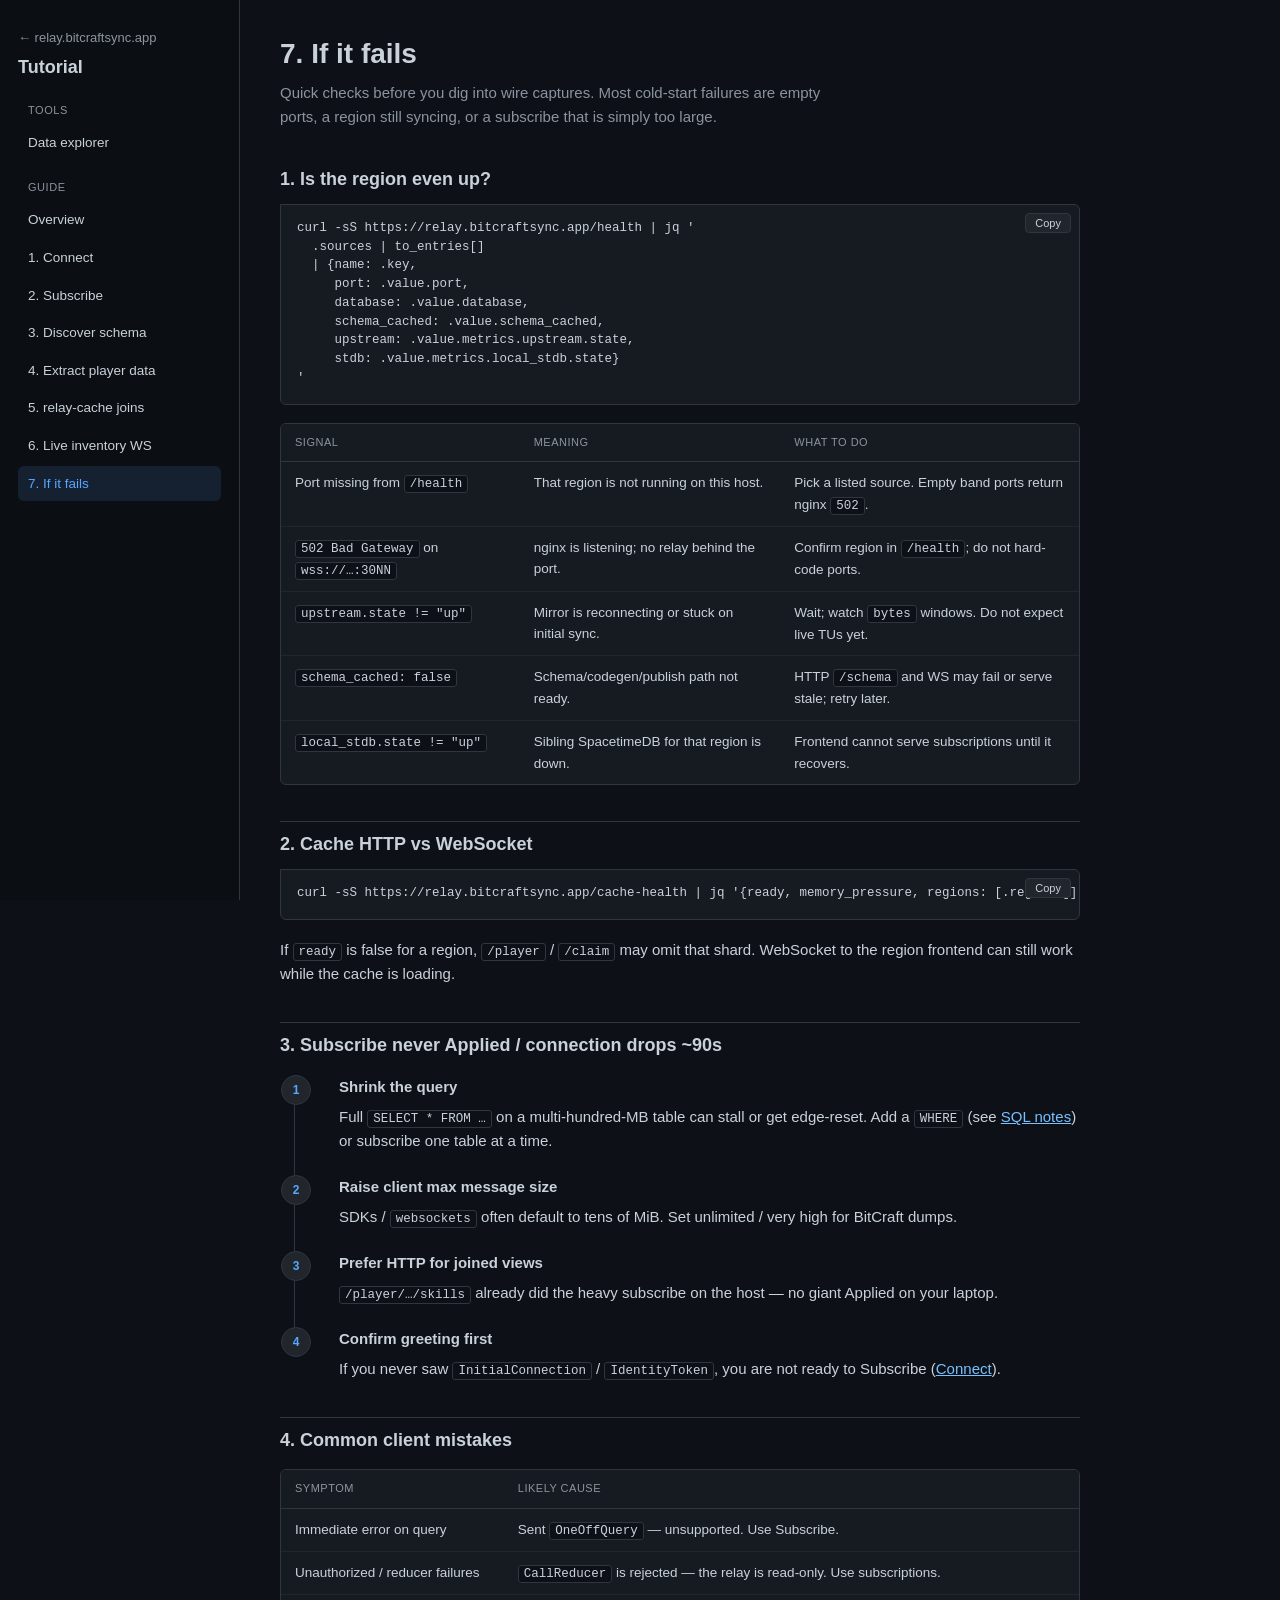
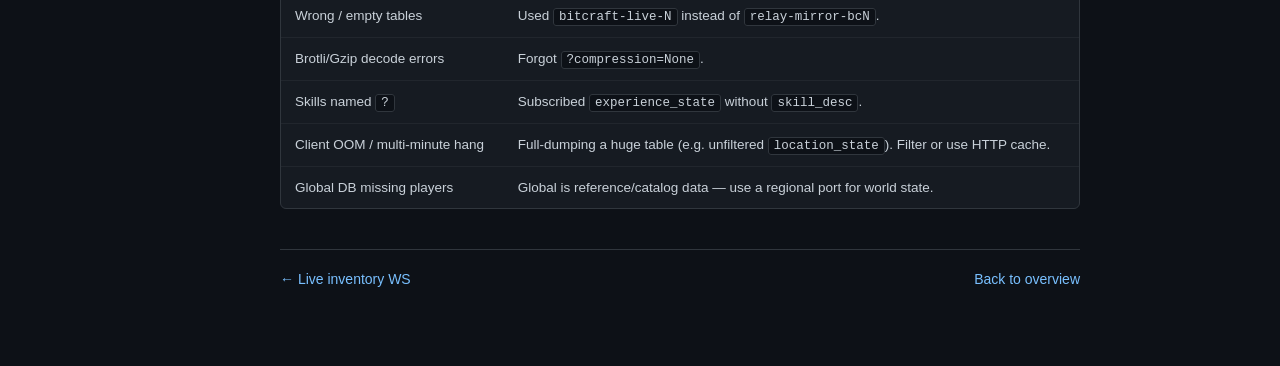
<file: www/tutorial/troubleshoot.html>
<!doctype html>
<html lang="en">
<head>
<meta charset="utf-8">
<meta name="viewport" content="width=device-width, initial-scale=1">
<title>If it fails — relay tutorial</title>
<link rel="stylesheet" href="css/tutorial.css">
</head>
<body>
<div class="layout">
  <aside class="sidebar">
    <a class="brand" href="/">&larr; relay.bitcraftsync.app</a>
    <h1>Tutorial</h1>
    <div class="nav-group">Tools</div>
    <nav>
      <a href="/explorer/">Data explorer</a>
    </nav>
    <div class="nav-group">Guide</div>
        <nav>
      <a href="index.html">Overview</a>
      <a href="connect.html">1. Connect</a>
      <a href="subscribe.html">2. Subscribe</a>
      <a href="schema.html">3. Discover schema</a>
      <a href="players.html">4. Extract player data</a>
      <a href="relay-cache.html">5. relay-cache joins</a>
      <a href="inventory-ws.html">6. Live inventory WS</a>
      <a href="troubleshoot.html">7. If it fails</a>
    </nav>
  </aside>

  <main class="main">
    <h1>7. If it fails</h1>
    <p class="lede">
      Quick checks before you dig into wire captures. Most cold-start
      failures are empty ports, a region still syncing, or a subscribe
      that is simply too large.
    </p>

    <h2>1. Is the region even up?</h2>
    <div class="code-panel active">
<pre><code>curl -sS https://relay.bitcraftsync.app/health | jq '
  .sources | to_entries[]
  | {name: .key,
     port: .value.port,
     database: .value.database,
     schema_cached: .value.schema_cached,
     upstream: .value.metrics.upstream.state,
     stdb: .value.metrics.local_stdb.state}
'</code></pre>
    </div>
    <div class="panel">
      <table>
        <thead>
          <tr><th>Signal</th><th>Meaning</th><th>What to do</th></tr>
        </thead>
        <tbody>
          <tr>
            <td>Port missing from <code>/health</code></td>
            <td>That region is not running on this host.</td>
            <td>Pick a listed source. Empty band ports return nginx <code>502</code>.</td>
          </tr>
          <tr>
            <td><code>502 Bad Gateway</code> on <code>wss://…:30NN</code></td>
            <td>nginx is listening; no relay behind the port.</td>
            <td>Confirm region in <code>/health</code>; do not hard-code ports.</td>
          </tr>
          <tr>
            <td><code>upstream.state != "up"</code></td>
            <td>Mirror is reconnecting or stuck on initial sync.</td>
            <td>Wait; watch <code>bytes</code> windows. Do not expect live TUs yet.</td>
          </tr>
          <tr>
            <td><code>schema_cached: false</code></td>
            <td>Schema/codegen/publish path not ready.</td>
            <td>HTTP <code>/schema</code> and WS may fail or serve stale; retry later.</td>
          </tr>
          <tr>
            <td><code>local_stdb.state != "up"</code></td>
            <td>Sibling SpacetimeDB for that region is down.</td>
            <td>Frontend cannot serve subscriptions until it recovers.</td>
          </tr>
        </tbody>
      </table>
    </div>

    <h2>2. Cache HTTP vs WebSocket</h2>
    <div class="code-panel active">
<pre><code>curl -sS https://relay.bitcraftsync.app/cache-health | jq '{ready, memory_pressure, regions: [.regions[] | {region, ready}]}'</code></pre>
    </div>
    <p>
      If <code>ready</code> is false for a region, <code>/player</code> /
      <code>/claim</code> may omit that shard. WebSocket to the region
      frontend can still work while the cache is loading.
    </p>

    <h2>3. Subscribe never Applied / connection drops ~90s</h2>
    <ol class="steps">
      <li>
        <strong>Shrink the query</strong>
        Full <code>SELECT * FROM …</code> on a multi-hundred-MB table can
        stall or get edge-reset. Add a <code>WHERE</code> (see
        <a href="subscribe.html#sql">SQL notes</a>) or subscribe one table
        at a time.
      </li>
      <li>
        <strong>Raise client max message size</strong>
        SDKs / <code>websockets</code> often default to tens of MiB.
        Set unlimited / very high for BitCraft dumps.
      </li>
      <li>
        <strong>Prefer HTTP for joined views</strong>
        <code>/player/…/skills</code> already did the heavy subscribe on
        the host — no giant Applied on your laptop.
      </li>
      <li>
        <strong>Confirm greeting first</strong>
        If you never saw <code>InitialConnection</code> /
        <code>IdentityToken</code>, you are not ready to Subscribe
        (<a href="connect.html#initial-connection">Connect</a>).
      </li>
    </ol>

    <h2>4. Common client mistakes</h2>
    <div class="panel">
      <table>
        <thead>
          <tr><th>Symptom</th><th>Likely cause</th></tr>
        </thead>
        <tbody>
          <tr>
            <td>Immediate error on query</td>
            <td>Sent <code>OneOffQuery</code> — unsupported. Use Subscribe.</td>
          </tr>
          <tr>
            <td>Unauthorized / reducer failures</td>
            <td><code>CallReducer</code> is rejected &mdash; the relay is read-only. Use subscriptions.</td>
          </tr>
          <tr>
            <td>Wrong / empty tables</td>
            <td>Used <code>bitcraft-live-N</code> instead of <code>relay-mirror-bcN</code>.</td>
          </tr>
          <tr>
            <td>Brotli/Gzip decode errors</td>
            <td>Forgot <code>?compression=None</code>.</td>
          </tr>
          <tr>
            <td>Skills named <code>?</code></td>
            <td>Subscribed <code>experience_state</code> without <code>skill_desc</code>.</td>
          </tr>
          <tr>
            <td>Client OOM / multi-minute hang</td>
            <td>Full-dumping a huge table (e.g. unfiltered <code>location_state</code>). Filter or use HTTP cache.</td>
          </tr>
          <tr>
            <td>Global DB missing players</td>
            <td>Global is reference/catalog data — use a regional port for world state.</td>
          </tr>
        </tbody>
      </table>
    </div>

    <div class="next">
      <a href="inventory-ws.html">← Live inventory WS</a>
      <a href="index.html">Back to overview</a>
    </div>
  </main>
</div>
<script src="js/tutorial.js"></script>
</body>
</html>
</file>
<file: www/explorer/css/explorer.css>
:root {
  --bg: #0d1117;
  --panel: #161b22;
  --border: #30363d;
  --text: #c9d1d9;
  --muted: #8b949e;
  --good: #3fb950;
  --bad: #f85149;
  --warn: #d29922;
  --link: #79c0ff;
  --code-bg: #0d1117;
  --accent: #58a6ff;
  --row-hover: #1c2128;
  --sel: #1f3a5f;
}

* { box-sizing: border-box; }

body {
  margin: 0;
  padding: 0;
  background: var(--bg);
  color: var(--text);
  font-family: -apple-system, BlinkMacSystemFont, "Segoe UI", Helvetica, Arial, sans-serif;
  font-size: 14px;
  line-height: 1.5;
  height: 100vh;
  overflow: hidden;
}

a { color: var(--link); }
a:hover { text-decoration: underline; }

code, .mono {
  font-family: ui-monospace, SFMono-Regular, Menlo, Consolas, monospace;
  font-size: 0.9em;
}

.app {
  display: grid;
  grid-template-columns: 280px minmax(0, 1fr);
  height: 100vh;
}

.sidebar {
  border-right: 1px solid var(--border);
  background: #0b0f14;
  display: flex;
  flex-direction: column;
  min-height: 0;
}

.sidebar-head {
  padding: 16px 14px 10px;
  border-bottom: 1px solid var(--border);
  flex-shrink: 0;
}

.sidebar-head .brand {
  display: block;
  font-size: 12px;
  color: var(--muted);
  text-decoration: none;
  margin-bottom: 2px;
}
.sidebar-head .brand:hover { color: var(--link); }

.sidebar-head h1 {
  font-size: 17px;
  margin: 0 0 10px;
  font-weight: 600;
}

.field {
  margin-bottom: 8px;
}
.field label {
  display: block;
  font-size: 11px;
  color: var(--muted);
  text-transform: uppercase;
  letter-spacing: 0.4px;
  margin-bottom: 3px;
}
.field select,
.field input,
.field textarea {
  width: 100%;
  background: var(--panel);
  border: 1px solid var(--border);
  color: var(--text);
  border-radius: 6px;
  padding: 7px 9px;
  font-size: 13px;
  font-family: inherit;
}
.field textarea {
  font-family: ui-monospace, SFMono-Regular, Menlo, Consolas, monospace;
  font-size: 12px;
  resize: vertical;
  min-height: 52px;
}
.field select:focus,
.field input:focus,
.field textarea:focus {
  outline: none;
  border-color: var(--accent);
}

.table-search { padding: 8px 14px; flex-shrink: 0; }

.table-list {
  flex: 1;
  overflow-y: auto;
  padding: 0 8px 16px;
  min-height: 0;
}

.table-item {
  display: block;
  width: 100%;
  text-align: left;
  background: transparent;
  border: none;
  color: var(--text);
  padding: 7px 10px;
  border-radius: 6px;
  cursor: pointer;
  font-size: 13px;
  font-family: ui-monospace, SFMono-Regular, Menlo, Consolas, monospace;
  margin-bottom: 1px;
}
.table-item:hover { background: var(--row-hover); }
.table-item.active { background: var(--sel); color: #fff; }
.table-item .badge {
  float: right;
  font-size: 10px;
  color: var(--warn);
  font-family: -apple-system, BlinkMacSystemFont, "Segoe UI", Helvetica, Arial, sans-serif;
  margin-top: 2px;
}
.table-list .empty,
.table-list .loading {
  color: var(--muted);
  font-size: 13px;
  padding: 12px 10px;
}

.main {
  display: flex;
  flex-direction: column;
  min-width: 0;
  min-height: 0;
}

.toolbar {
  padding: 12px 16px;
  border-bottom: 1px solid var(--border);
  background: var(--panel);
  flex-shrink: 0;
}

.toolbar-row {
  display: flex;
  gap: 10px;
  align-items: flex-end;
  flex-wrap: wrap;
}

.toolbar .field { margin-bottom: 0; flex: 1; min-width: 180px; }
.toolbar .field.sql { flex: 2; min-width: 280px; }

.btn {
  background: #238636;
  color: #fff;
  border: 1px solid #2ea043;
  border-radius: 6px;
  padding: 7px 14px;
  font-size: 13px;
  font-weight: 500;
  cursor: pointer;
  white-space: nowrap;
  height: 34px;
}
.btn:hover { background: #2ea043; }
.btn:disabled {
  opacity: 0.45;
  cursor: not-allowed;
}
.btn.secondary {
  background: var(--panel);
  border-color: var(--border);
  color: var(--text);
}
.btn.secondary:hover { background: var(--row-hover); }
.btn.danger {
  background: transparent;
  border-color: var(--border);
  color: var(--muted);
}
.btn.danger:hover { color: var(--bad); border-color: var(--bad); }

.status-bar {
  display: flex;
  gap: 16px;
  flex-wrap: wrap;
  margin-top: 10px;
  font-size: 12px;
  color: var(--muted);
}
.status-bar .ok { color: var(--good); }
.status-bar .err { color: var(--bad); }
.status-bar .warn { color: var(--warn); }

.banner {
  margin: 10px 16px 0;
  padding: 10px 12px;
  border-radius: 6px;
  font-size: 13px;
  border: 1px solid var(--border);
  display: none;
}
.banner.show { display: block; }
.banner.warn {
  background: rgba(210, 153, 34, 0.12);
  border-color: rgba(210, 153, 34, 0.35);
  color: var(--text);
}
.banner.err {
  background: rgba(248, 81, 73, 0.1);
  border-color: rgba(248, 81, 73, 0.35);
}

.meta {
  padding: 8px 16px;
  font-size: 12px;
  color: var(--muted);
  border-bottom: 1px solid var(--border);
  flex-shrink: 0;
}
.meta .cols { color: var(--text); }

.filters {
  padding: 8px 16px;
  display: flex;
  gap: 10px;
  flex-wrap: wrap;
  align-items: center;
  border-bottom: 1px solid var(--border);
  flex-shrink: 0;
  background: #0f1419;
}
.filters input {
  background: var(--panel);
  border: 1px solid var(--border);
  color: var(--text);
  border-radius: 6px;
  padding: 6px 9px;
  font-size: 13px;
}
.filters input.search { flex: 1; min-width: 160px; }
.filters .hint { color: var(--muted); font-size: 12px; }

.grid-wrap {
  flex: 1;
  min-height: 0;
  overflow: auto;
  position: relative;
}

.grid-inner {
  position: relative;
}

table.grid {
  border-collapse: collapse;
  width: max-content;
  min-width: 100%;
  table-layout: fixed;
}

table.grid thead {
  position: sticky;
  top: 0;
  z-index: 2;
}
table.grid th {
  background: #12161c;
  border-bottom: 1px solid var(--border);
  border-right: 1px solid var(--border);
  padding: 8px 10px;
  text-align: left;
  font-size: 12px;
  font-weight: 600;
  color: var(--muted);
  white-space: nowrap;
  cursor: pointer;
  user-select: none;
}
table.grid th:hover { color: var(--text); }
table.grid th .sort { color: var(--accent); margin-left: 4px; }
table.grid th .pk {
  color: var(--warn);
  font-size: 10px;
  margin-left: 4px;
}

table.grid td {
  border-bottom: 1px solid var(--border);
  border-right: 1px solid var(--border);
  padding: 5px 10px;
  font-family: ui-monospace, SFMono-Regular, Menlo, Consolas, monospace;
  font-size: 12px;
  white-space: nowrap;
  max-width: 320px;
  overflow: hidden;
  text-overflow: ellipsis;
  height: 28px;
}
table.grid tbody tr:hover td { background: var(--row-hover); }

.placeholder {
  padding: 48px 24px;
  text-align: center;
  color: var(--muted);
  max-width: 52ch;
  margin: 0 auto;
}
.placeholder h2 {
  color: var(--text);
  font-size: 16px;
  font-weight: 600;
  margin: 0 0 8px;
}
.placeholder p { margin: 0 0 8px; font-size: 13px; }

@media (max-width: 800px) {
  .app { grid-template-columns: 1fr; grid-template-rows: auto 1fr; }
  .sidebar { max-height: 40vh; border-right: none; border-bottom: 1px solid var(--border); }
}
</file>
<file: www/tutorial/css/tutorial.css>
:root {
  --bg: #0d1117;
  --panel: #161b22;
  --border: #30363d;
  --text: #c9d1d9;
  --muted: #8b949e;
  --good: #3fb950;
  --bad: #f85149;
  --warn: #d29922;
  --link: #79c0ff;
  --code-bg: #0d1117;
  --accent: #58a6ff;
}

* { box-sizing: border-box; }

body {
  margin: 0;
  padding: 0;
  background: var(--bg);
  color: var(--text);
  font-family: -apple-system, BlinkMacSystemFont, "Segoe UI", Helvetica, Arial, sans-serif;
  font-size: 15px;
  line-height: 1.6;
}

a { color: var(--link); }
a:hover { text-decoration: underline; }

code, .mono {
  font-family: ui-monospace, SFMono-Regular, Menlo, Consolas, monospace;
  font-size: 0.9em;
}
p code, li code, td code, .section-note code {
  background: var(--code-bg);
  padding: 1px 5px;
  border-radius: 3px;
  border: 1px solid var(--border);
  font-size: 12.5px;
}

.layout {
  display: grid;
  grid-template-columns: 240px minmax(0, 1fr);
  min-height: 100vh;
}

.sidebar {
  border-right: 1px solid var(--border);
  background: #0b0f14;
  padding: 28px 18px 48px;
  position: sticky;
  top: 0;
  height: 100vh;
  overflow-y: auto;
}

.sidebar .brand {
  display: block;
  font-size: 13px;
  color: var(--muted);
  text-decoration: none;
  margin-bottom: 4px;
}
.sidebar .brand:hover { color: var(--link); }

.sidebar h1 {
  font-size: 18px;
  margin: 0 0 20px;
  font-weight: 600;
}

.sidebar nav a {
  display: block;
  padding: 7px 10px;
  border-radius: 6px;
  color: var(--text);
  text-decoration: none;
  font-size: 13.5px;
  margin-bottom: 2px;
}
.sidebar nav a:hover { background: #161b22; text-decoration: none; }
.sidebar nav a.active {
  background: rgba(88, 166, 255, 0.12);
  color: var(--accent);
}

.sidebar .nav-group {
  margin-top: 18px;
  font-size: 11px;
  text-transform: uppercase;
  letter-spacing: 0.55px;
  color: var(--muted);
  padding: 0 10px 6px;
}

.main {
  padding: 36px 40px 80px;
  max-width: 880px;
}

.main h1 {
  font-size: 28px;
  margin: 0 0 10px;
  line-height: 1.25;
}
.main h2 {
  font-size: 18px;
  margin: 36px 0 10px;
  padding-top: 8px;
  border-top: 1px solid var(--border);
}
.main h2:first-of-type { border-top: none; padding-top: 0; }
.main h3 {
  font-size: 15px;
  margin: 24px 0 8px;
  color: var(--text);
}

.lede {
  color: var(--muted);
  font-size: 15px;
  margin: 0 0 24px;
  max-width: 68ch;
}

.banner {
  border: 1px solid var(--border);
  border-radius: 6px;
  padding: 12px 14px;
  margin: 16px 0;
  font-size: 13.5px;
}
.banner.warn {
  background: rgba(210, 153, 34, 0.08);
  border-color: rgba(210, 153, 34, 0.4);
}
.banner.good {
  background: rgba(63, 185, 80, 0.08);
  border-color: rgba(63, 185, 80, 0.35);
}
.banner b { color: var(--warn); }
.banner.good b { color: var(--good); }

.panel {
  background: var(--panel);
  border: 1px solid var(--border);
  border-radius: 6px;
  overflow: hidden;
  margin: 14px 0 20px;
}

table { width: 100%; border-collapse: collapse; font-size: 13.5px; }
thead th {
  text-align: left;
  padding: 10px 14px;
  color: var(--muted);
  font-weight: 500;
  font-size: 11px;
  text-transform: uppercase;
  letter-spacing: 0.5px;
  border-bottom: 1px solid var(--border);
  background: #161b22;
}
tbody td {
  padding: 10px 14px;
  border-bottom: 1px solid #21262d;
  vertical-align: top;
}
tbody tr:last-child td { border-bottom: none; }
tbody tr:hover { background: #1c2128; }

.steps {
  counter-reset: step;
  list-style: none;
  padding: 0;
  margin: 16px 0;
}
.steps > li {
  position: relative;
  padding: 0 0 22px 44px;
  border-left: 1px solid var(--border);
  margin-left: 14px;
}
.steps > li:last-child {
  border-left-color: transparent;
  padding-bottom: 0;
}
.steps > li::before {
  counter-increment: step;
  content: counter(step);
  position: absolute;
  left: -14px;
  top: 0;
  width: 28px;
  height: 28px;
  border-radius: 50%;
  background: #21262d;
  border: 1px solid var(--border);
  color: var(--accent);
  font-size: 12px;
  font-weight: 600;
  display: flex;
  align-items: center;
  justify-content: center;
}
.steps > li > strong {
  display: block;
  margin-bottom: 6px;
}

.lang-tabs {
  display: flex;
  gap: 4px;
  margin: 14px 0 0;
  border-bottom: 1px solid var(--border);
}
.lang-tabs button {
  background: transparent;
  border: 1px solid transparent;
  border-bottom: none;
  color: var(--muted);
  padding: 8px 14px;
  border-radius: 6px 6px 0 0;
  cursor: pointer;
  font-size: 13px;
}
.lang-tabs button:hover { color: var(--text); }
.lang-tabs button.active {
  color: var(--text);
  background: var(--panel);
  border-color: var(--border);
  margin-bottom: -1px;
  padding-bottom: 9px;
}

.code-panel {
  display: none;
  position: relative;
  background: var(--panel);
  border: 1px solid var(--border);
  border-radius: 0 6px 6px 6px;
  margin: 0 0 18px;
}
.code-panel.active { display: block; }

.code-panel pre {
  margin: 0;
  padding: 14px 16px 16px;
  overflow-x: auto;
  font-size: 12.5px;
  line-height: 1.5;
  color: var(--text);
}
.code-panel pre code {
  font-family: ui-monospace, SFMono-Regular, Menlo, Consolas, monospace;
  background: none;
  border: none;
  padding: 0;
  font-size: inherit;
}

button.copy {
  position: absolute;
  top: 8px;
  right: 8px;
  background: #21262d;
  color: var(--text);
  border: 1px solid var(--border);
  border-radius: 4px;
  padding: 3px 9px;
  cursor: pointer;
  font-size: 11px;
}
button.copy:hover { background: #30363d; }
button.copy.ok { color: var(--good); border-color: rgba(63, 185, 80, 0.4); }

.toc {
  background: var(--panel);
  border: 1px solid var(--border);
  border-radius: 6px;
  padding: 8px 0;
  margin: 20px 0 28px;
}
.toc a {
  display: block;
  padding: 10px 16px;
  text-decoration: none;
  color: var(--text);
  border-bottom: 1px solid #21262d;
}
.toc a:last-child { border-bottom: none; }
.toc a:hover { background: #1c2128; text-decoration: none; }
.toc a .num {
  color: var(--muted);
  font-variant-numeric: tabular-nums;
  margin-right: 10px;
  font-size: 12px;
}
.toc a .desc {
  display: block;
  color: var(--muted);
  font-size: 12.5px;
  margin: 2px 0 0 28px;
}

.diagram {
  background: var(--panel);
  border: 1px solid var(--border);
  border-radius: 6px;
  padding: 16px 18px;
  font-family: ui-monospace, SFMono-Regular, Menlo, Consolas, monospace;
  font-size: 12px;
  line-height: 1.45;
  overflow-x: auto;
  white-space: pre;
  color: var(--muted);
  margin: 14px 0 20px;
}
.diagram .hi { color: var(--accent); }
.diagram .ok { color: var(--good); }

.next {
  margin-top: 40px;
  padding-top: 18px;
  border-top: 1px solid var(--border);
  display: flex;
  justify-content: space-between;
  gap: 12px;
  flex-wrap: wrap;
}
.next a {
  text-decoration: none;
  font-size: 14px;
}
.next a:hover { text-decoration: underline; }
.next .muted { color: var(--muted); font-size: 12px; display: block; }

@media (max-width: 860px) {
  .layout { grid-template-columns: 1fr; }
  .sidebar {
    position: static;
    height: auto;
    border-right: none;
    border-bottom: 1px solid var(--border);
    padding: 18px 16px;
  }
  .sidebar nav {
    display: flex;
    flex-wrap: wrap;
    gap: 4px;
  }
  .sidebar nav a { margin: 0; }
  .sidebar .nav-group { width: 100%; margin-top: 12px; }
  .main { padding: 24px 16px 64px; }
}
</file>
